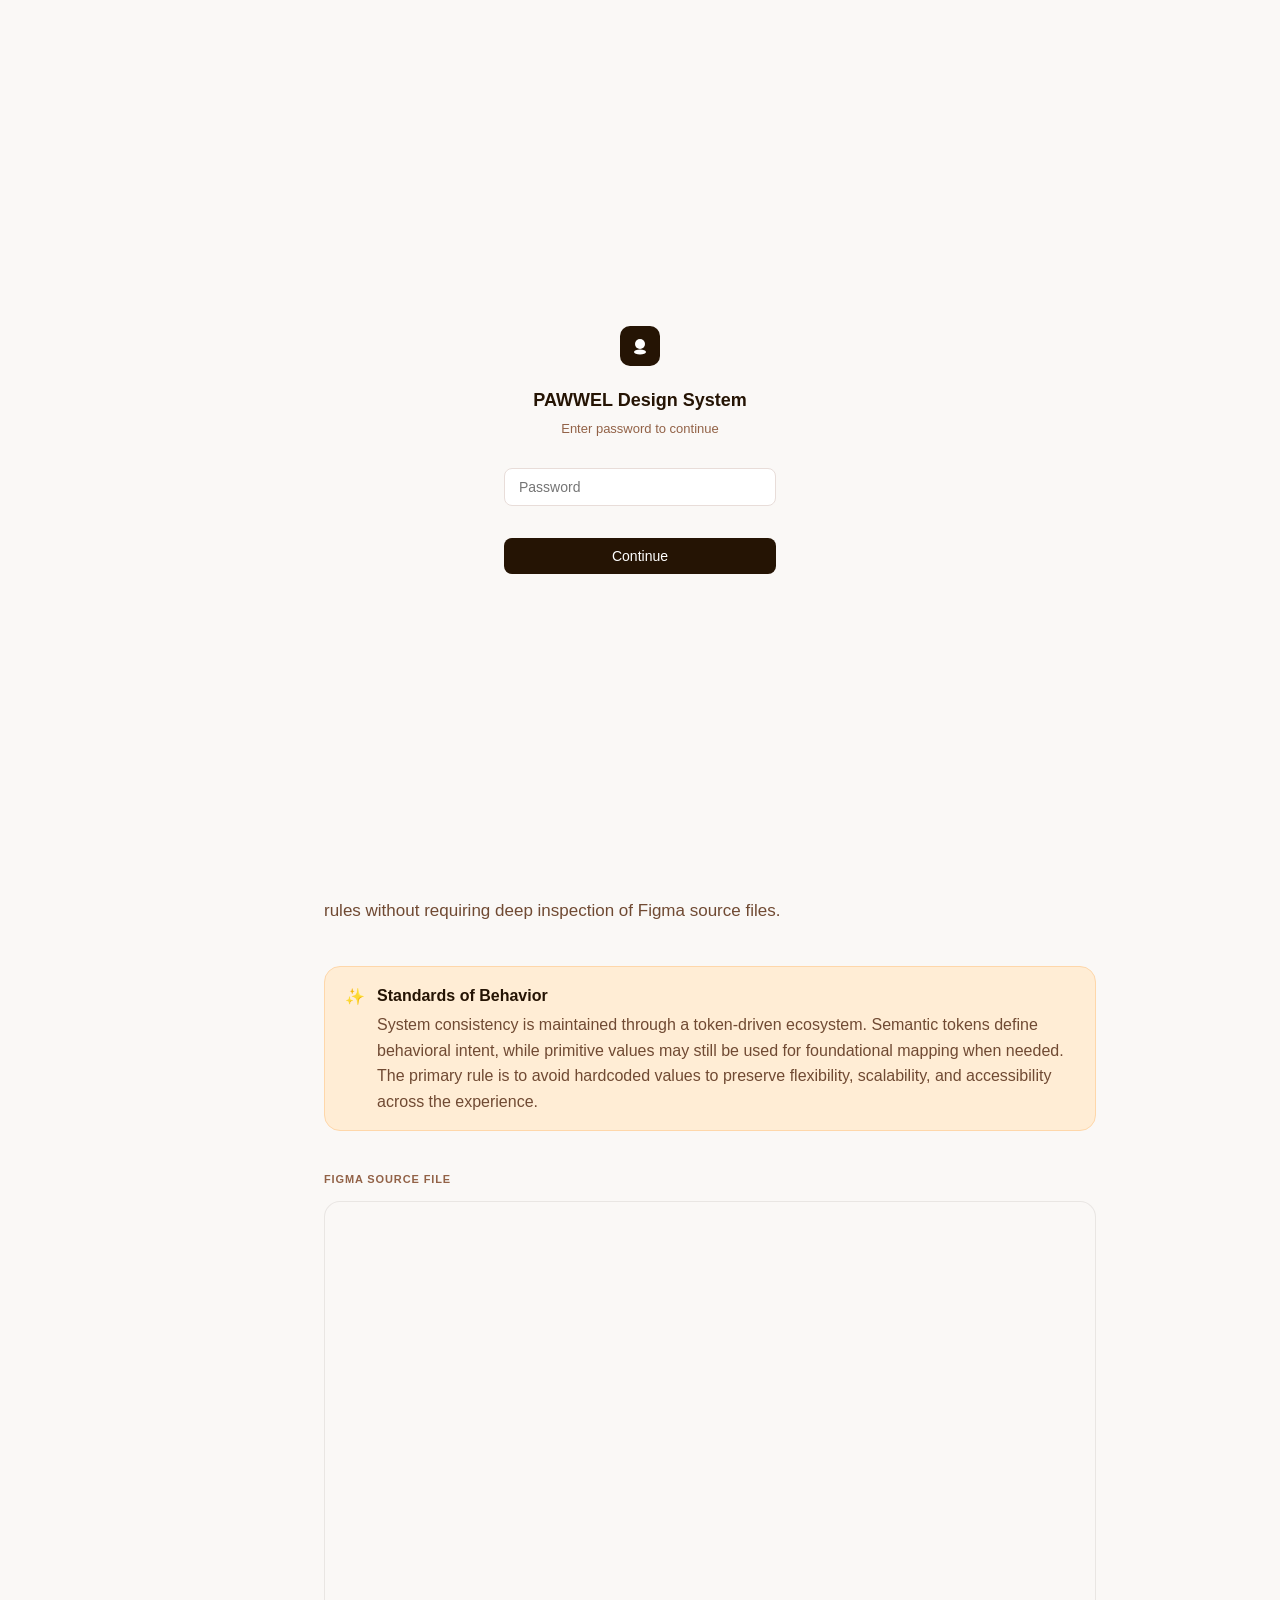
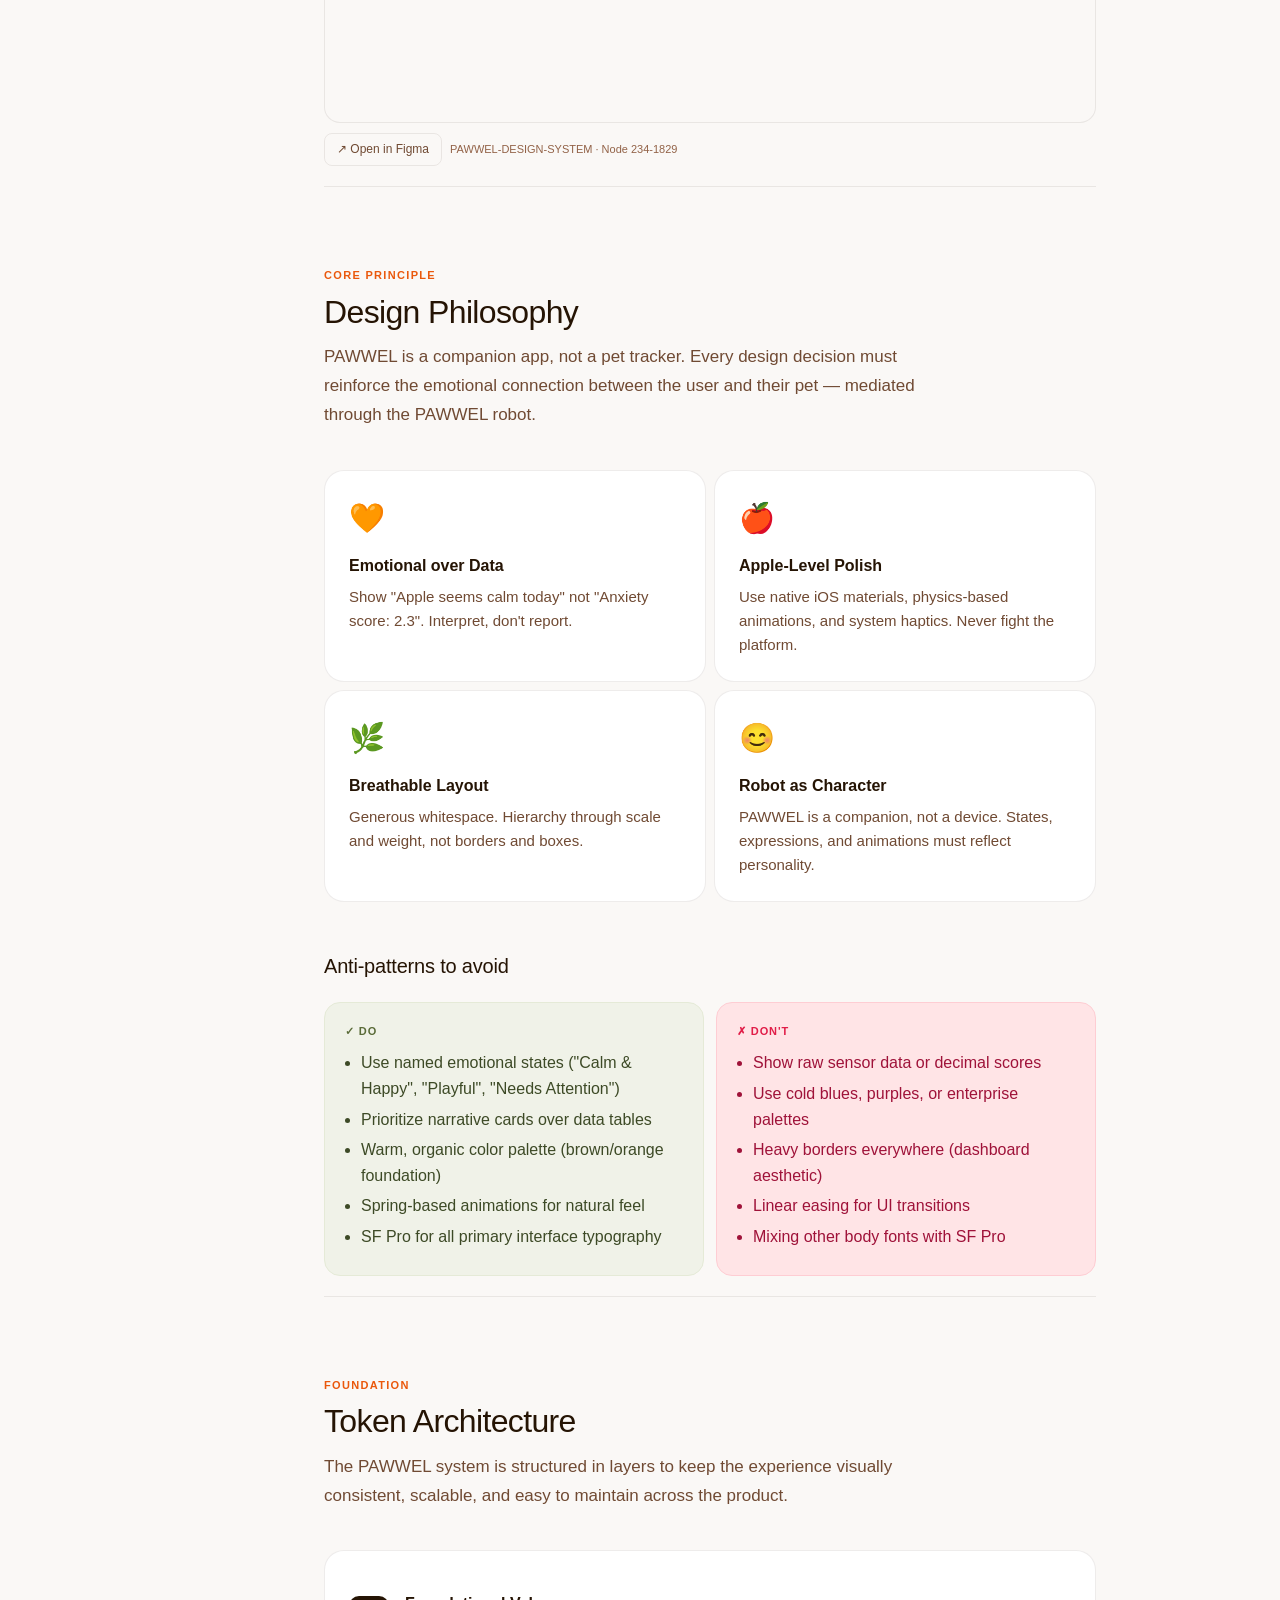
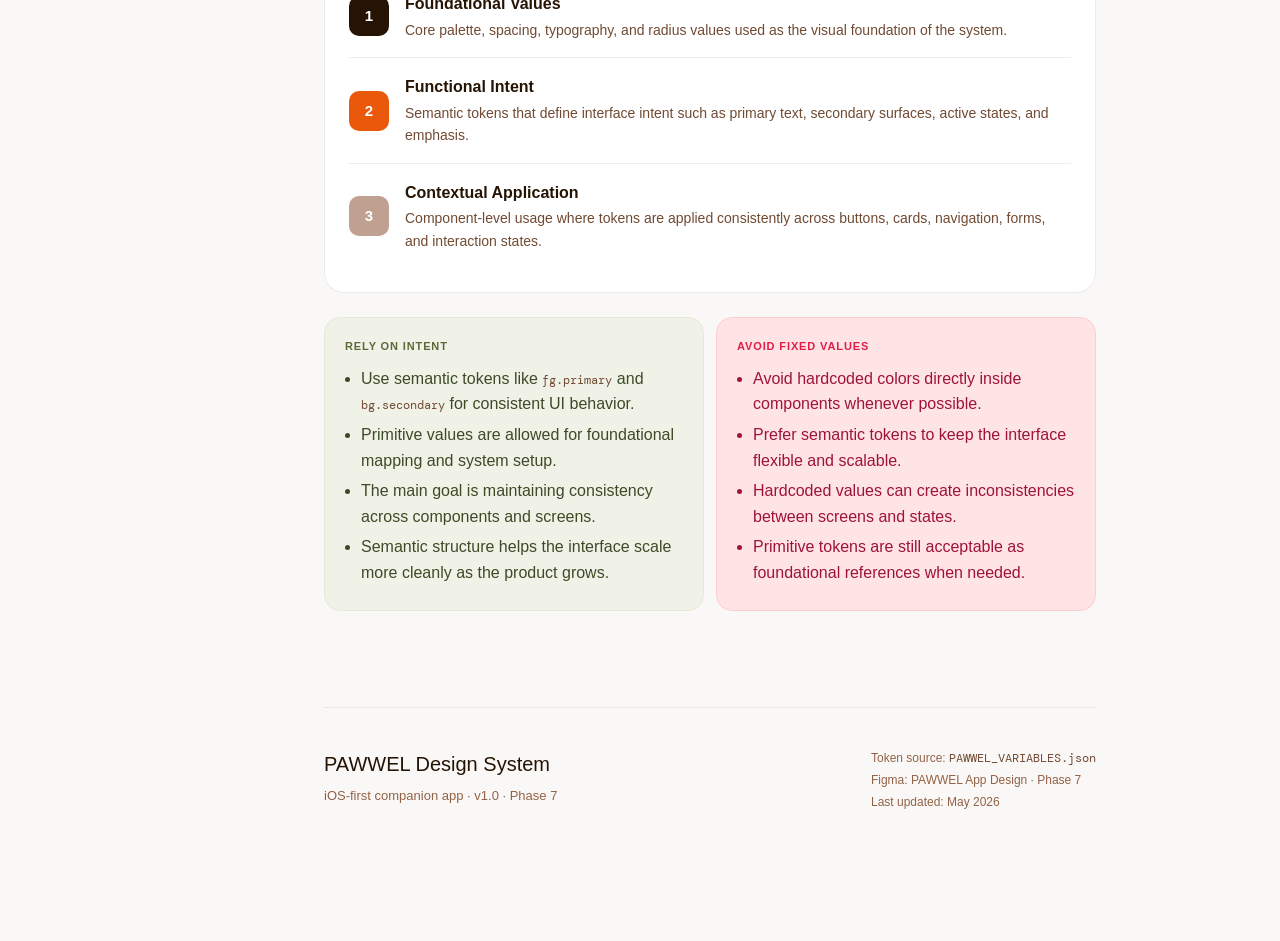
<file: index.html>
﻿<!DOCTYPE html>
<html lang="en">
<head>
<meta charset="utf-8"/>
<meta content="width=device-width, initial-scale=1.0" name="viewport"/>
<title>PAWWEL Design System — Foundations</title>
<link rel="preconnect" href="https://fonts.cdnfonts.com" crossorigin/>
<link href="https://fonts.cdnfonts.com/css/sf-pro-display" rel="stylesheet"/>
<link href="https://fonts.googleapis.com" rel="preconnect"/>
<link href="https://fonts.gstatic.com" rel="preconnect" crossorigin/>
<link href="https://fonts.googleapis.com/css2?family=DM+Mono:wght@400;500&display=swap" rel="stylesheet"/>
<link rel="stylesheet" href="styles.css"/>
<style>
/* ─── FIGMA EMBED ─── */
.figma-embed-wrapper {
  position: relative;
  width: 100%;
  border-radius: var(--radius-2xl);
  overflow: hidden;
  border: 1px solid var(--docs-border);
  background: var(--docs-bg);
}
.figma-embed-wrapper iframe {
  width: 100%;
  height: 520px;
  border: none;
  display: block;
}
@media (max-width: 800px) {
  .figma-embed-wrapper iframe {
    height: 340px;
  }
}
</style>
</head>
<body>
<div id="pw-gate" style="position:fixed;inset:0;background:#faf8f6;display:flex;align-items:center;justify-content:center;z-index:9999;">
  <div style="text-align:center;max-width:320px;width:100%;padding:0 24px;">
    <div style="width:40px;height:40px;background:#251404;border-radius:10px;display:flex;align-items:center;justify-content:center;margin:0 auto 20px;">
      <svg viewBox="0 0 20 20" width="20" height="20" fill="white"><circle cx="10" cy="8" r="5"/><ellipse cx="10" cy="16" rx="6" ry="2.5"/></svg>
    </div>
    <div style="font-size:18px;font-weight:600;color:#251404;margin-bottom:4px;">PAWWEL Design System</div>
    <div style="font-size:13px;color:#926247;margin-bottom:28px;">Enter password to continue</div>
    <input id="pw-input" type="password" placeholder="Password"
      style="width:100%;box-sizing:border-box;padding:10px 14px;border:1px solid #e8ddd9;border-radius:8px;font-size:14px;color:#251404;background:#fff;outline:none;margin-bottom:8px;"
      onkeydown="if(event.key==='Enter')checkPw()"
    />
    <div id="pw-error" style="font-size:12px;color:#ea580c;margin-bottom:8px;min-height:16px;"></div>
    <button onclick="checkPw()"
      style="width:100%;padding:10px;background:#251404;color:#fff;border:none;border-radius:8px;font-size:14px;font-weight:500;cursor:pointer;">
      Continue
    </button>
  </div>
</div>
<script>
  (function() {
    if (sessionStorage.getItem('pawwel_auth') === '1') {
      document.getElementById('pw-gate').style.display = 'none';
    }
  })();
  function checkPw() {
    var val = document.getElementById('pw-input').value;
    if (val === 'pawwel') {
      sessionStorage.setItem('pawwel_auth', '1');
      document.getElementById('pw-gate').style.display = 'none';
    } else {
      document.getElementById('pw-error').textContent = 'Incorrect password.';
      document.getElementById('pw-input').focus();
    }
  }
</script>

<script>
  (function() {
    if (sessionStorage.getItem('pawwel_auth') === '1') {
      document.getElementById('pw-gate').style.display = 'none';
    }
  })();
  function checkPw() {
    var val = document.getElementById('pw-input').value;
    if (val === 'pawwel') {
      sessionStorage.setItem('pawwel_auth', '1');
      document.getElementById('pw-gate').style.display = 'none';
    } else {
      document.getElementById('pw-error').textContent = 'Incorrect password.';
      document.getElementById('pw-input').focus();
    }
  }
</script>

<div class="topbar">
  <div class="topbar-left">
    <button class="mobile-menu-btn" id="mobileMenuBtn" aria-label="Open navigation menu" aria-expanded="false" aria-controls="sidebar">
      <div class="hamburger-icon"><span></span><span></span><span></span></div>
    </button>
    <span class="topbar-label">PAWWEL Design System</span>
    <div class="topbar-divider"></div>
    <span class="topbar-label" style="color:var(--docs-text-3);font-weight:400;">v1.0 · iOS-first</span>
  </div>
  <div class="topbar-right">
    <a class="topbar-btn topbar-btn-figma"
       href="https://www.figma.com/design/V7gcrDF4PiK2QDqDyrYfK7/PAWWEL-DESIGN-SYSTEM?node-id=234-1829&t=K90eA8IWtuuhcaqh-1"
       target="_blank" rel="noopener">
      <svg width="13" height="13" viewBox="0 0 38 57" fill="none" xmlns="http://www.w3.org/2000/svg">
        <path d="M19 28.5C19 25.9804 20.0009 23.5641 21.7825 21.7825C23.5641 20.0009 25.9804 19 28.5 19C31.0196 19 33.4359 20.0009 35.2175 21.7825C36.9991 23.5641 38 25.9804 38 28.5C38 31.0196 36.9991 33.4359 35.2175 35.2175C33.4359 36.9991 31.0196 38 28.5 38C25.9804 38 23.5641 36.9991 21.7825 35.2175C20.0009 33.4359 19 31.0196 19 28.5Z" fill="currentColor"/>
        <path d="M0 47.5C0 44.9804 1.00089 42.5641 2.78249 40.7825C4.56408 39.0009 6.98044 38 9.5 38H19V47.5C19 50.0196 17.9991 52.4359 16.2175 54.2175C14.4359 55.9991 12.0196 57 9.5 57C6.98044 57 4.56408 55.9991 2.78249 54.2175C1.00089 52.4359 0 50.0196 0 47.5Z" fill="currentColor"/>
        <path d="M19 0V19H28.5C31.0196 19 33.4359 17.9991 35.2175 16.2175C36.9991 14.4359 38 12.0196 38 9.5C38 6.98044 36.9991 4.56408 35.2175 2.78249C33.4359 1.00089 31.0196 0 28.5 0H19Z" fill="currentColor"/>
        <path d="M0 9.5C0 12.0196 1.00089 14.4359 2.78249 16.2175C4.56408 17.9991 6.98044 19 9.5 19H19V0H9.5C6.98044 0 4.56408 1.00089 2.78249 2.78249C1.00089 4.56408 0 6.98044 0 9.5Z" fill="currentColor"/>
        <path d="M0 28.5C0 31.0196 1.00089 33.4359 2.78249 35.2175C4.56408 36.9991 6.98044 38 9.5 38H19V19H9.5C6.98044 19 4.56408 20.0009 2.78249 21.7825C1.00089 23.5641 0 25.9804 0 28.5Z" fill="currentColor"/>
      </svg>
      Open in Figma
    </a>
  </div>
</div>

<div class="progress-bar">
<div class="progress-fill" id="progressFill"></div>
</div>
<div class="layout">
<div class="sidebar-overlay" id="sidebarOverlay" role="presentation"></div>
<aside class="sidebar" id="sidebar" role="navigation" aria-label="Design system navigation">
<div class="sidebar-header">
<a class="sidebar-logo" href="index.html">
<div class="sidebar-logo-mark">
<svg viewBox="0 0 20 20"><circle cx="10" cy="8" r="5"></circle><ellipse cx="10" cy="16" rx="6" ry="2.5"></ellipse></svg>
</div>
<div class="sidebar-logo-text">
<div class="sidebar-logo-title">PAWWEL</div>
<div class="sidebar-logo-sub">Design System</div>
</div>
</a>
<div class="sidebar-version">v1.0 · iOS-first</div>
</div>
<nav class="sidebar-nav" id="pawwel-nav"></nav>
</aside>
<main class="main">
<div class="hero">
<div class="hero-eyebrow">Design System Guide</div>
<h1 class="hero-title">PAWWEL<br/><span>Design System</span></h1>
<p class="hero-desc">A comprehensive reference for the PAWWEL visual language and component library. Designed to bridge the gap between Figma source designs and technical implementation.</p>
<div class="hero-actions">
<a aria-label="View PAWWEL design system Figma file in a new tab" class="figma-link" href="https://www.figma.com/design/V7gcrDF4PiK2QDqDyrYfK7/PAWWEL-DESIGN-SYSTEM?node-id=234-1829" rel="noopener noreferrer" target="_blank">
<svg aria-hidden="true" fill="none" focusable="false" height="14" viewBox="0 0 38 57" width="14">
<path d="M19 28.5C19 25.98 20 23.56 21.78 21.78C23.56 20 25.98 19 28.5 19C31.02 19 33.44 20 35.22 21.78C37 23.56 38 25.98 38 28.5C38 31.02 37 33.44 35.22 35.22C33.44 37 31.02 38 28.5 38C25.98 38 23.56 37 21.78 35.22C20 33.44 19 31.02 19 28.5Z" fill="#1ABCFE"></path>
<path d="M0 47.5C0 44.98 1 42.56 2.78 40.78C4.56 39 6.98 38 9.5 38H19V47.5C19 50.02 18 52.44 16.22 54.22C14.44 56 12.02 57 9.5 57C6.98 57 4.56 56 2.78 54.22C1 52.44 0 50.02 0 47.5Z" fill="#0ACF83"></path>
<path d="M19 0V19H28.5C31.02 19 33.44 18 35.22 16.22C37 14.44 38 12.02 38 9.5C38 6.98 37 4.56 35.22 2.78C33.44 1 31.02 0 28.5 0H19Z" fill="#FF7262"></path>
<path d="M0 9.5C0 12.02 1 14.44 2.78 16.22C4.56 18 6.98 19 9.5 19H19V0H9.5C6.98 0 4.56 1 2.78 2.78C1 4.56 0 6.98 0 9.5Z" fill="#FF3737"></path>
<path d="M0 28.5C0 31.02 1 33.44 2.78 35.22C4.56 37 6.98 38 9.5 38H19V19H9.5C6.98 19 4.56 20 2.78 21.78C1 23.56 0 25.98 0 28.5Z" fill="#A259FF"></path>
</svg>
<span>View Figma File</span>
</a>
</div>
<div class="hero-meta">
<div class="hero-meta-item"><div class="hero-meta-label">Platform</div><div class="hero-meta-value">iOS Native Experience</div></div>
<div class="hero-meta-item"><div class="hero-meta-label">Mode</div><div class="hero-meta-value">Light</div></div>
<div class="hero-meta-item"><div class="hero-meta-label">Font</div><div class="hero-meta-value">SF Pro</div></div>
</div>
</div>
<div class="main-inner">
<section class="section" id="overview">
<div class="section-eyebrow">Overview</div>
<h2 class="section-title">Design Guidelines</h2>
<p class="section-desc">
              This guide documents the PAWWEL design system in a cleaner,
              scrollable format for design handoff, collaboration, and
              implementation reference. It provides direct access to components,
              tokens, spacing, motion, and interaction rules without requiring
              deep inspection of Figma source files.
            </p>
<div class="callout callout-info">
<div class="callout-icon">✨</div>
<div class="callout-body">
<div class="callout-title">Standards of Behavior</div>
<div class="callout-text">
                  System consistency is maintained through a token-driven
                  ecosystem. Semantic tokens define behavioral intent, while
                  primitive values may still be used for foundational mapping
                  when needed. The primary rule is to avoid hardcoded values to
                  preserve flexibility, scalability, and accessibility across
                  the experience.
                </div>
</div>
</div>

<div style="margin-top:40px;margin-bottom:0;">
  <div style="font-size:11px;font-weight:700;letter-spacing:0.08em;text-transform:uppercase;color:var(--docs-text-3);margin-bottom:12px;">Figma Source File</div>
  <div class="figma-embed-wrapper">
    <iframe
      src="https://www.figma.com/embed?embed_host=share&url=https%3A%2F%2Fwww.figma.com%2Fdesign%2FV7gcrDF4PiK2QDqDyrYfK7%2FPAWWEL-DESIGN-SYSTEM%3Fnode-id%3D234-1829%26t%3DK90eA8IWtuuhcaqh-1"
      title="PAWWEL Design System — Figma"
      allowfullscreen
      loading="lazy"
    ></iframe>
  </div>
  <div style="margin-top:10px;margin-bottom:20px;display:flex;gap:8px;align-items:center;">
    <a href="https://www.figma.com/design/V7gcrDF4PiK2QDqDyrYfK7/PAWWEL-DESIGN-SYSTEM?node-id=234-1829&t=K90eA8IWtuuhcaqh-1"
       target="_blank" rel="noopener"
       style="display:inline-flex;align-items:center;gap:6px;font-size:12px;color:var(--docs-text-2);text-decoration:none;border:1px solid var(--docs-border);border-radius:var(--radius-md);padding:6px 12px;">
      ↗ Open in Figma
    </a>
    <span style="font-size:11px;color:var(--docs-text-3);">PAWWEL-DESIGN-SYSTEM · Node 234-1829</span>
  </div>
</div>

</section><section class="section" id="philosophy">
<div class="section-eyebrow">Core Principle</div>
<h2 class="section-title">Design Philosophy</h2>
<p class="section-desc">
              PAWWEL is a companion app, not a pet tracker. Every design
              decision must reinforce the emotional connection between the user
              and their pet — mediated through the PAWWEL robot.
            </p>
<div style="
                display: grid;
                grid-template-columns: 1fr 1fr;
                gap: 8px;
                margin-bottom: 32px;
              ">
<div style="
                  background: var(--docs-surface);
                  border: 1px solid var(--docs-border);
                  border-radius: var(--radius-3xl);
                  padding: 24px;
                ">
<div style="font-size: 29px; margin-bottom: 12px">🧡</div>
<div style="
                    font-size: 16px;
                    font-weight: 700;
                    color: var(--brown-100);
                    margin-bottom: 6px;
                  ">
                  Emotional over Data
                </div>
<div style="
                    font-size: 15px;
                    color: var(--docs-text-2);
                    line-height: 1.6;
                  ">
                  Show "Apple seems calm today" not "Anxiety score: 2.3".
                  Interpret, don't report.
                </div>
</div>
<div style="
                  background: var(--docs-surface);
                  border: 1px solid var(--docs-border);
                  border-radius: var(--radius-3xl);
                  padding: 24px;
                ">
<div style="font-size: 29px; margin-bottom: 12px">🍎</div>
<div style="
                    font-size: 16px;
                    font-weight: 700;
                    color: var(--brown-100);
                    margin-bottom: 6px;
                  ">
                  Apple-Level Polish
                </div>
<div style="
                    font-size: 15px;
                    color: var(--docs-text-2);
                    line-height: 1.6;
                  ">
                  Use native iOS materials, physics-based animations, and system
                  haptics. Never fight the platform.
                </div>
</div>
<div style="
                  background: var(--docs-surface);
                  border: 1px solid var(--docs-border);
                  border-radius: var(--radius-3xl);
                  padding: 24px;
                ">
<div style="font-size: 29px; margin-bottom: 12px">🌿</div>
<div style="
                    font-size: 16px;
                    font-weight: 700;
                    color: var(--brown-100);
                    margin-bottom: 6px;
                  ">
                  Breathable Layout
                </div>
<div style="
                    font-size: 15px;
                    color: var(--docs-text-2);
                    line-height: 1.6;
                  ">
                  Generous whitespace. Hierarchy through scale and weight, not
                  borders and boxes.
                </div>
</div>
<div style="
                  background: var(--docs-surface);
                  border: 1px solid var(--docs-border);
                  border-radius: var(--radius-3xl);
                  padding: 24px;
                ">
<div style="font-size: 29px; margin-bottom: 12px">😊</div>
<div style="
                    font-size: 16px;
                    font-weight: 700;
                    color: var(--brown-100);
                    margin-bottom: 6px;
                  ">
                  Robot as Character
                </div>
<div style="
                    font-size: 15px;
                    color: var(--docs-text-2);
                    line-height: 1.6;
                  ">
                  PAWWEL is a companion, not a device. States, expressions, and
                  animations must reflect personality.
                </div>
</div>
</div>
<h3 class="subsection">Anti-patterns to avoid</h3>
<div class="dos-donts">
<div class="dos-box">
<h5>✓ Do</h5>
<ul>
<li>
                    Use named emotional states ("Calm &amp; Happy", "Playful",
                    "Needs Attention")
                  </li>
<li>Prioritize narrative cards over data tables</li>
<li>Warm, organic color palette (brown/orange foundation)</li>
<li>Spring-based animations for natural feel</li>
<li>SF Pro for all primary interface typography</li>
</ul>
</div>
<div class="donts-box">
<h5>✗ Don't</h5>
<ul>
<li>Show raw sensor data or decimal scores</li>
<li>Use cold blues, purples, or enterprise palettes</li>
<li>Heavy borders everywhere (dashboard aesthetic)</li>
<li>Linear easing for UI transitions</li>
<li>Mixing other body fonts with SF Pro</li>
</ul>
</div>
</div>
</section><section class="section" id="architecture">
<div class="section-eyebrow">Foundation</div>
<h2 class="section-title">Token Architecture</h2>
<p class="section-desc">
              The PAWWEL system is structured in layers to keep the experience
              visually consistent, scalable, and easy to maintain across the
              product.
            </p>
<div style="
                background: var(--docs-surface);
                border: 1px solid var(--docs-border);
                border-radius: var(--radius-3xl);
                padding: 24px;
                margin-bottom: 24px;
              ">
<div style="display: flex; flex-direction: column; gap: 0">
<div style="
                    display: flex;
                    align-items: center;
                    gap: 16px;
                    padding: 16px 0;
                    border-bottom: 1px solid var(--docs-border);
                  ">
<div style="
                      width: 40px;
                      height: 40px;
                      background: var(--brown-100);
                      border-radius: var(--radius-lg);
                      display: flex;
                      align-items: center;
                      justify-content: center;
                      color: white;
                      font-size: 15px;
                      font-weight: 700;
                      flex-shrink: 0;
                    ">
                    1
                  </div>
<div>
<div style="
                        font-size: 16px;
                        font-weight: 700;
                        color: var(--brown-100);
                        margin-bottom: 2px;
                      ">
                      Foundational Values
                    </div>
<div style="font-size: 14px; color: var(--docs-text-2)">
                      Core palette, spacing, typography, and radius values used
                      as the visual foundation of the system.
                    </div>
</div>
</div>
<div style="
                    display: flex;
                    align-items: center;
                    gap: 16px;
                    padding: 16px 0;
                    border-bottom: 1px solid var(--docs-border);
                  ">
<div style="
                      width: 40px;
                      height: 40px;
                      background: var(--orange-60);
                      border-radius: var(--radius-lg);
                      display: flex;
                      align-items: center;
                      justify-content: center;
                      color: white;
                      font-size: 15px;
                      font-weight: 700;
                      flex-shrink: 0;
                    ">
                    2
                  </div>
<div>
<div style="
                        font-size: 16px;
                        font-weight: 700;
                        color: var(--brown-100);
                        margin-bottom: 2px;
                      ">
                      Functional Intent
                    </div>
<div style="font-size: 14px; color: var(--docs-text-2)">
                      Semantic tokens that define interface intent such as
                      primary text, secondary surfaces, active states, and
                      emphasis.
                    </div>
</div>
</div>
<div style="
                    display: flex;
                    align-items: center;
                    gap: 16px;
                    padding: 16px 0;
                  ">
<div style="
                      width: 40px;
                      height: 40px;
                      background: var(--brown-40);
                      border-radius: var(--radius-lg);
                      display: flex;
                      align-items: center;
                      justify-content: center;
                      color: white;
                      font-size: 15px;
                      font-weight: 700;
                      flex-shrink: 0;
                    ">
                    3
                  </div>
<div>
<div style="
                        font-size: 16px;
                        font-weight: 700;
                        color: var(--brown-100);
                        margin-bottom: 2px;
                      ">
                      Contextual Application
                    </div>
<div style="font-size: 14px; color: var(--docs-text-2)">
                      Component-level usage where tokens are applied
                      consistently across buttons, cards, navigation, forms, and
                      interaction states.
                    </div>
</div>
</div>
</div>
</div>
<div class="dos-donts">
<div class="dos-box">
<h5>Rely on Intent</h5>
<ul>
<li>
                    Use semantic tokens like
                    <span class="mono">fg.primary</span> and
                    <span class="mono">bg.secondary</span> for consistent UI
                    behavior.
                  </li>
<li>
                    Primitive values are allowed for foundational mapping and
                    system setup.
                  </li>
<li>
                    The main goal is maintaining consistency across components
                    and screens.
                  </li>
<li>
                    Semantic structure helps the interface scale more cleanly as
                    the product grows.
                  </li>
</ul>
</div>
<div class="donts-box">
<h5>Avoid Fixed Values</h5>
<ul>
<li>
                    Avoid hardcoded colors directly inside components whenever
                    possible.
                  </li>
<li>
                    Prefer semantic tokens to keep the interface flexible and
                    scalable.
                  </li>
<li>
                    Hardcoded values can create inconsistencies between screens
                    and states.
                  </li>
<li>
                    Primitive tokens are still acceptable as foundational
                    references when needed.
                  </li>
</ul>
</div>
</div>

<div style="margin-top:96px;padding-top:40px;border-top:1px solid var(--docs-border);">
<div style="display:flex;justify-content:space-between;align-items:flex-start;flex-wrap:wrap;gap:24px;">
<div>
<div style='font-size:20px;color:var(--brown-100);margin-bottom:6px;'>PAWWEL Design System</div>
<div style="font-size:13px;color:var(--docs-text-3)">iOS-first companion app · v1.0 · Phase 7</div>
</div>
<div style="font-size:12px;color:var(--docs-text-3);line-height:1.8;">
<div>Token source: <span class="mono">PAWWEL_VARIABLES.json</span></div>
<div>Figma: PAWWEL App Design · Phase 7</div>
<div>Last updated: May 2026</div>
</div>
</div>
</div>
</div>
</main>
</div>
<script>
  window.addEventListener("scroll", () => {
    const scrollTop = window.scrollY;
    const docHeight = document.documentElement.scrollHeight - window.innerHeight;
    const pct = (scrollTop / docHeight) * 100;
    document.getElementById("progressFill").style.width = pct + "%";
  });
  const sections = document.querySelectorAll(".section[id]");
  const navLinks = document.querySelectorAll(".nav-link");
  const observer = new IntersectionObserver((entries) => {
    entries.forEach((entry) => {
      if (entry.isIntersecting) {
        navLinks.forEach((link) => {
          link.classList.remove("active");
          const href = link.getAttribute("href");
          if (href === "#" + entry.target.id) link.classList.add("active");
        });
      }
    });
  }, { rootMargin: "-20% 0px -70% 0px" });
  sections.forEach((s) => observer.observe(s));
  const menuBtn = document.getElementById("mobileMenuBtn");
  const sidebar = document.getElementById("sidebar");
  const overlay = document.getElementById("sidebarOverlay");
  function openMenu() { sidebar.classList.add("open"); overlay.classList.add("visible"); menuBtn.classList.add("open"); menuBtn.setAttribute("aria-expanded","true"); document.body.style.overflow="hidden"; }
  function closeMenu() { sidebar.classList.remove("open"); overlay.classList.remove("visible"); menuBtn.classList.remove("open"); menuBtn.setAttribute("aria-expanded","false"); document.body.style.overflow=""; }
  menuBtn.addEventListener("click", () => { sidebar.classList.contains("open") ? closeMenu() : openMenu(); });
  overlay.addEventListener("click", closeMenu);
  navLinks.forEach(link => { link.addEventListener("click", () => { if (window.innerWidth <= 800) closeMenu(); }); });
  document.addEventListener("keydown", (e) => { if (e.key === "Escape") closeMenu(); });
  window.addEventListener("resize", () => { if (window.innerWidth > 800) { closeMenu(); document.body.style.overflow=""; } });
</script>

<script src="nav.js"></script>
</body>
</html>
</file>
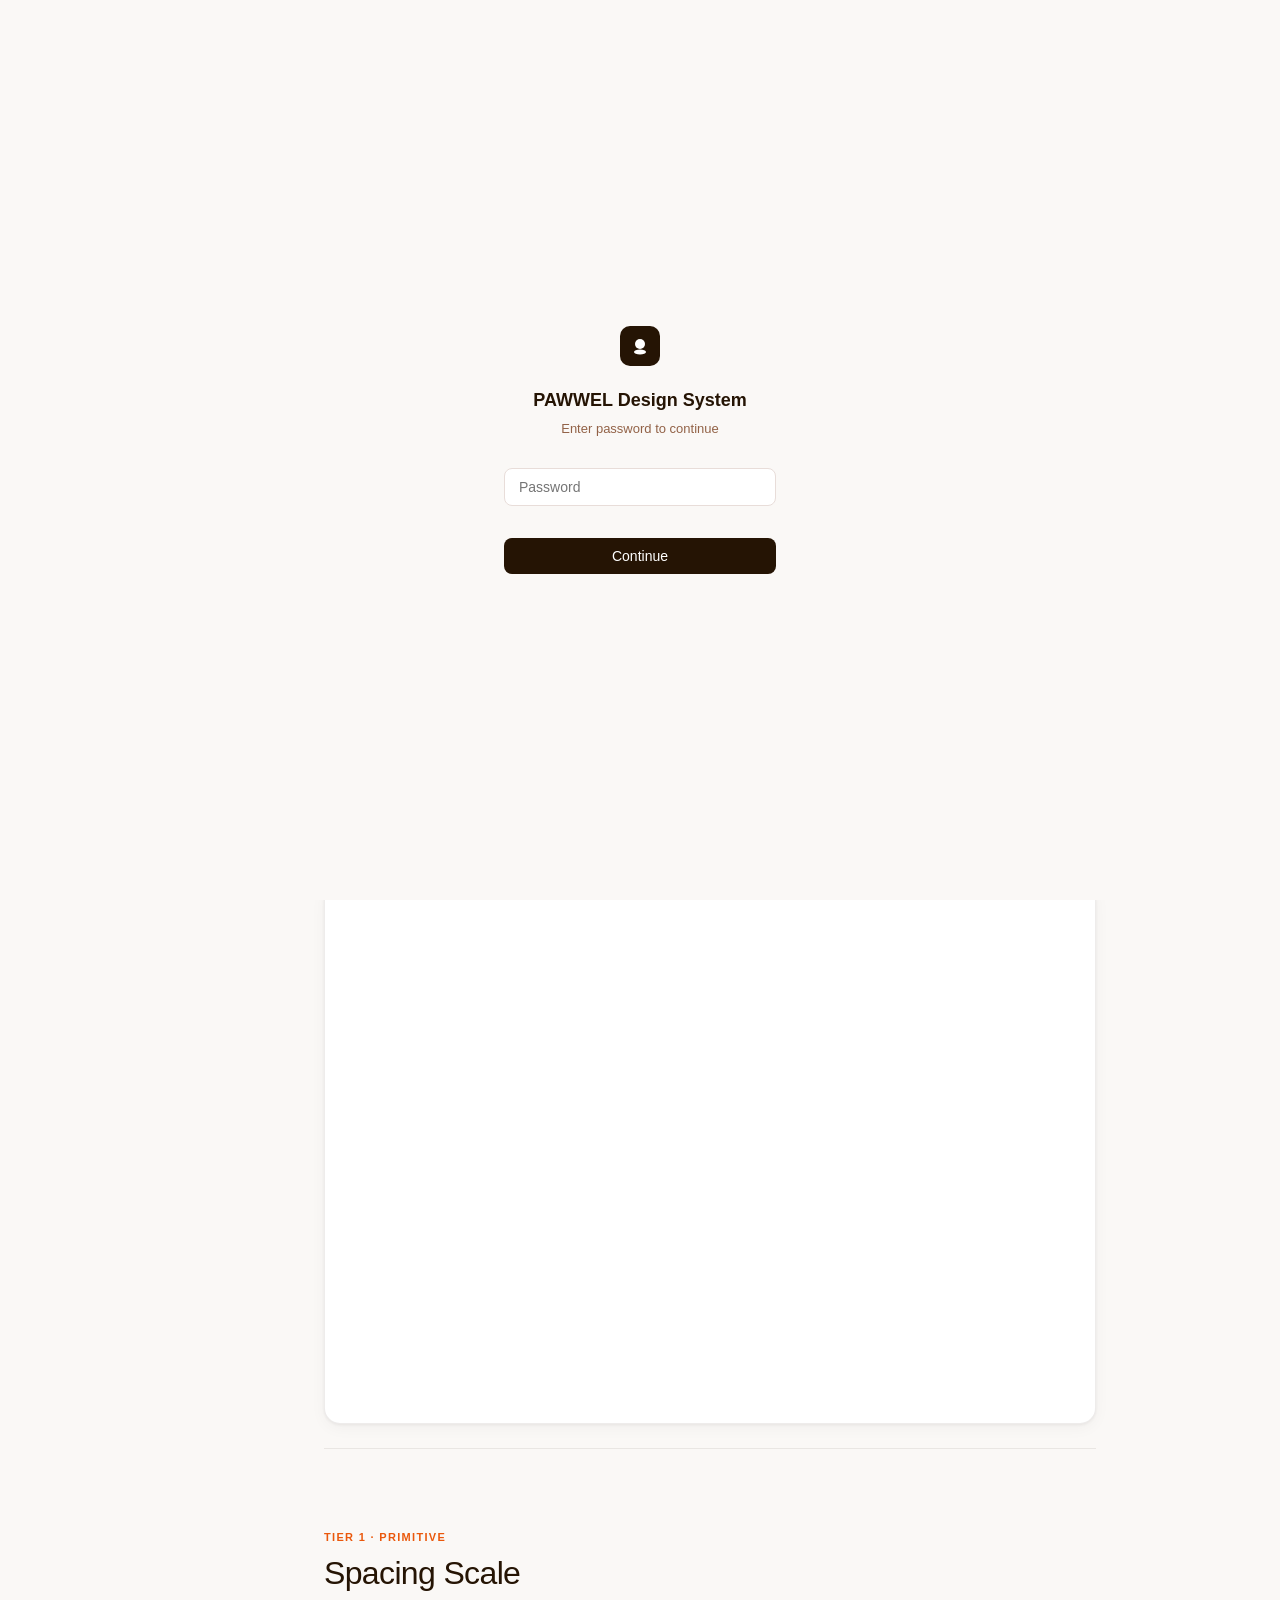
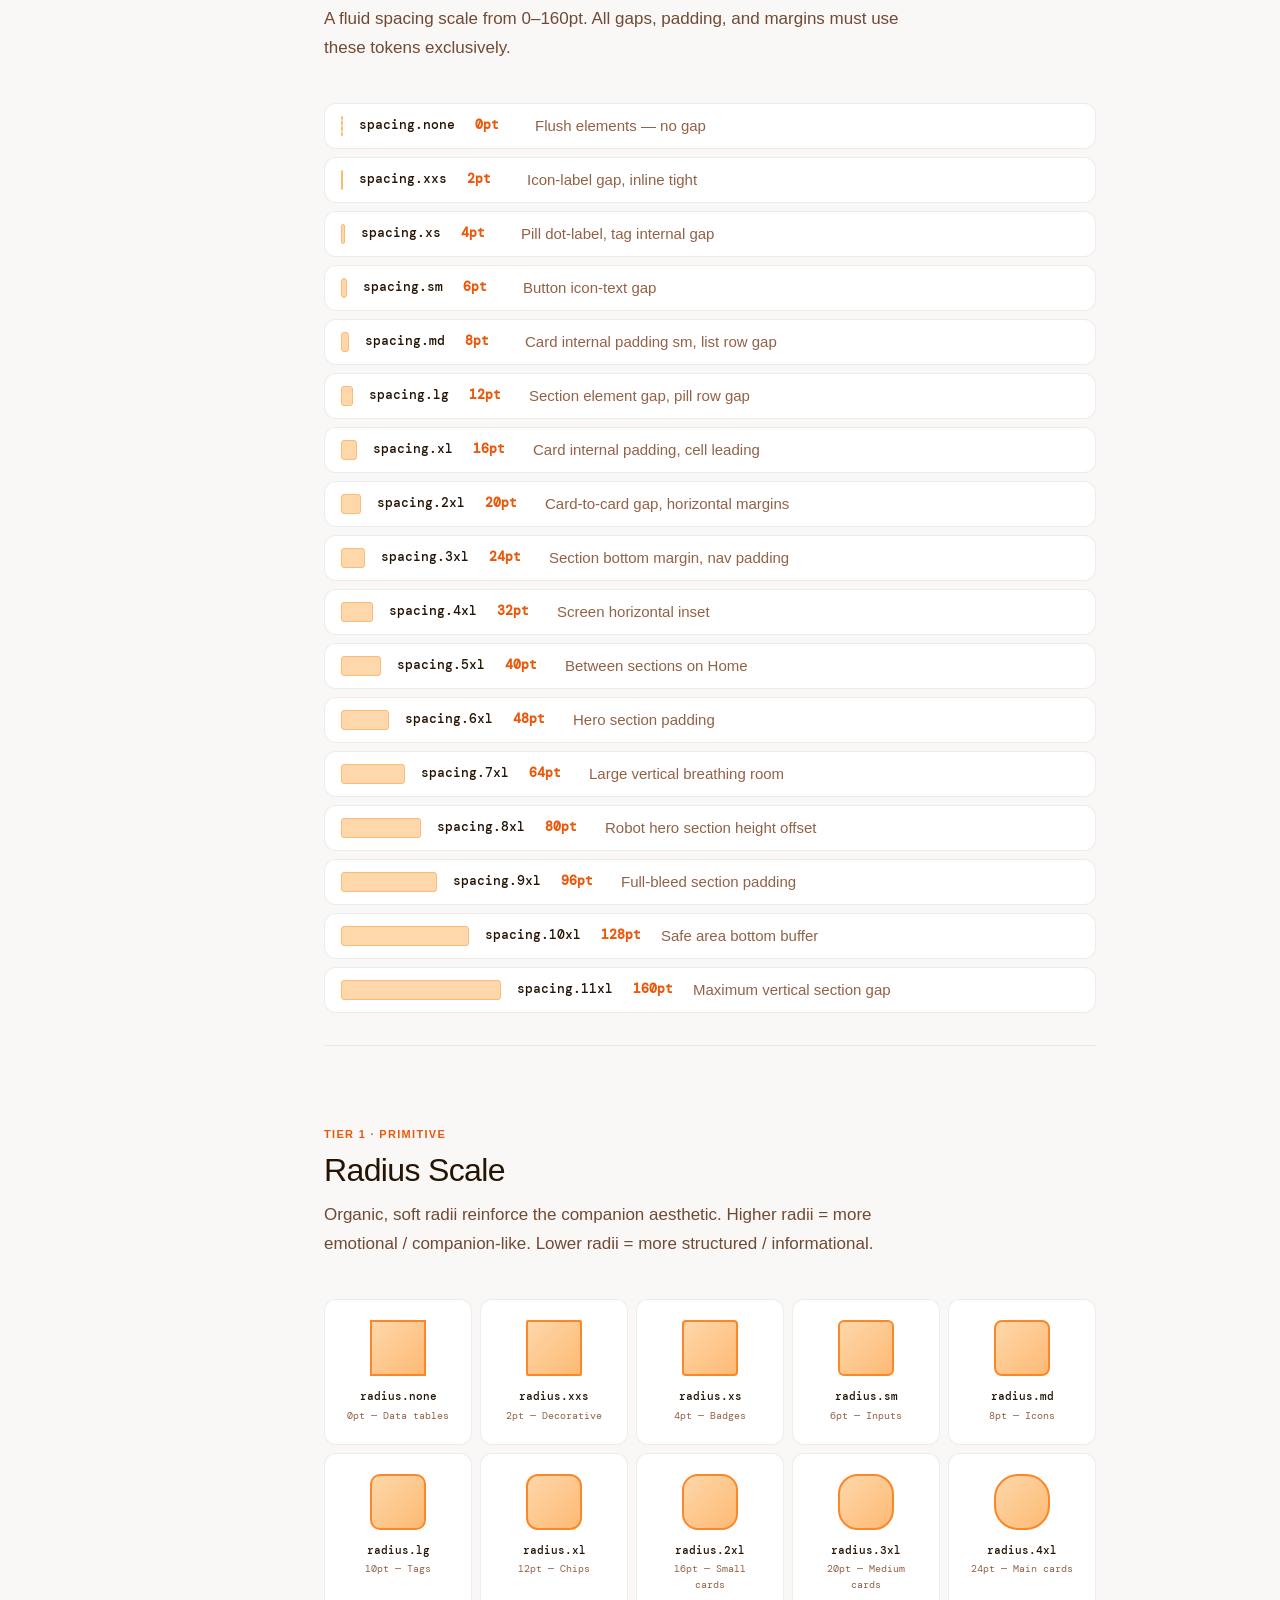
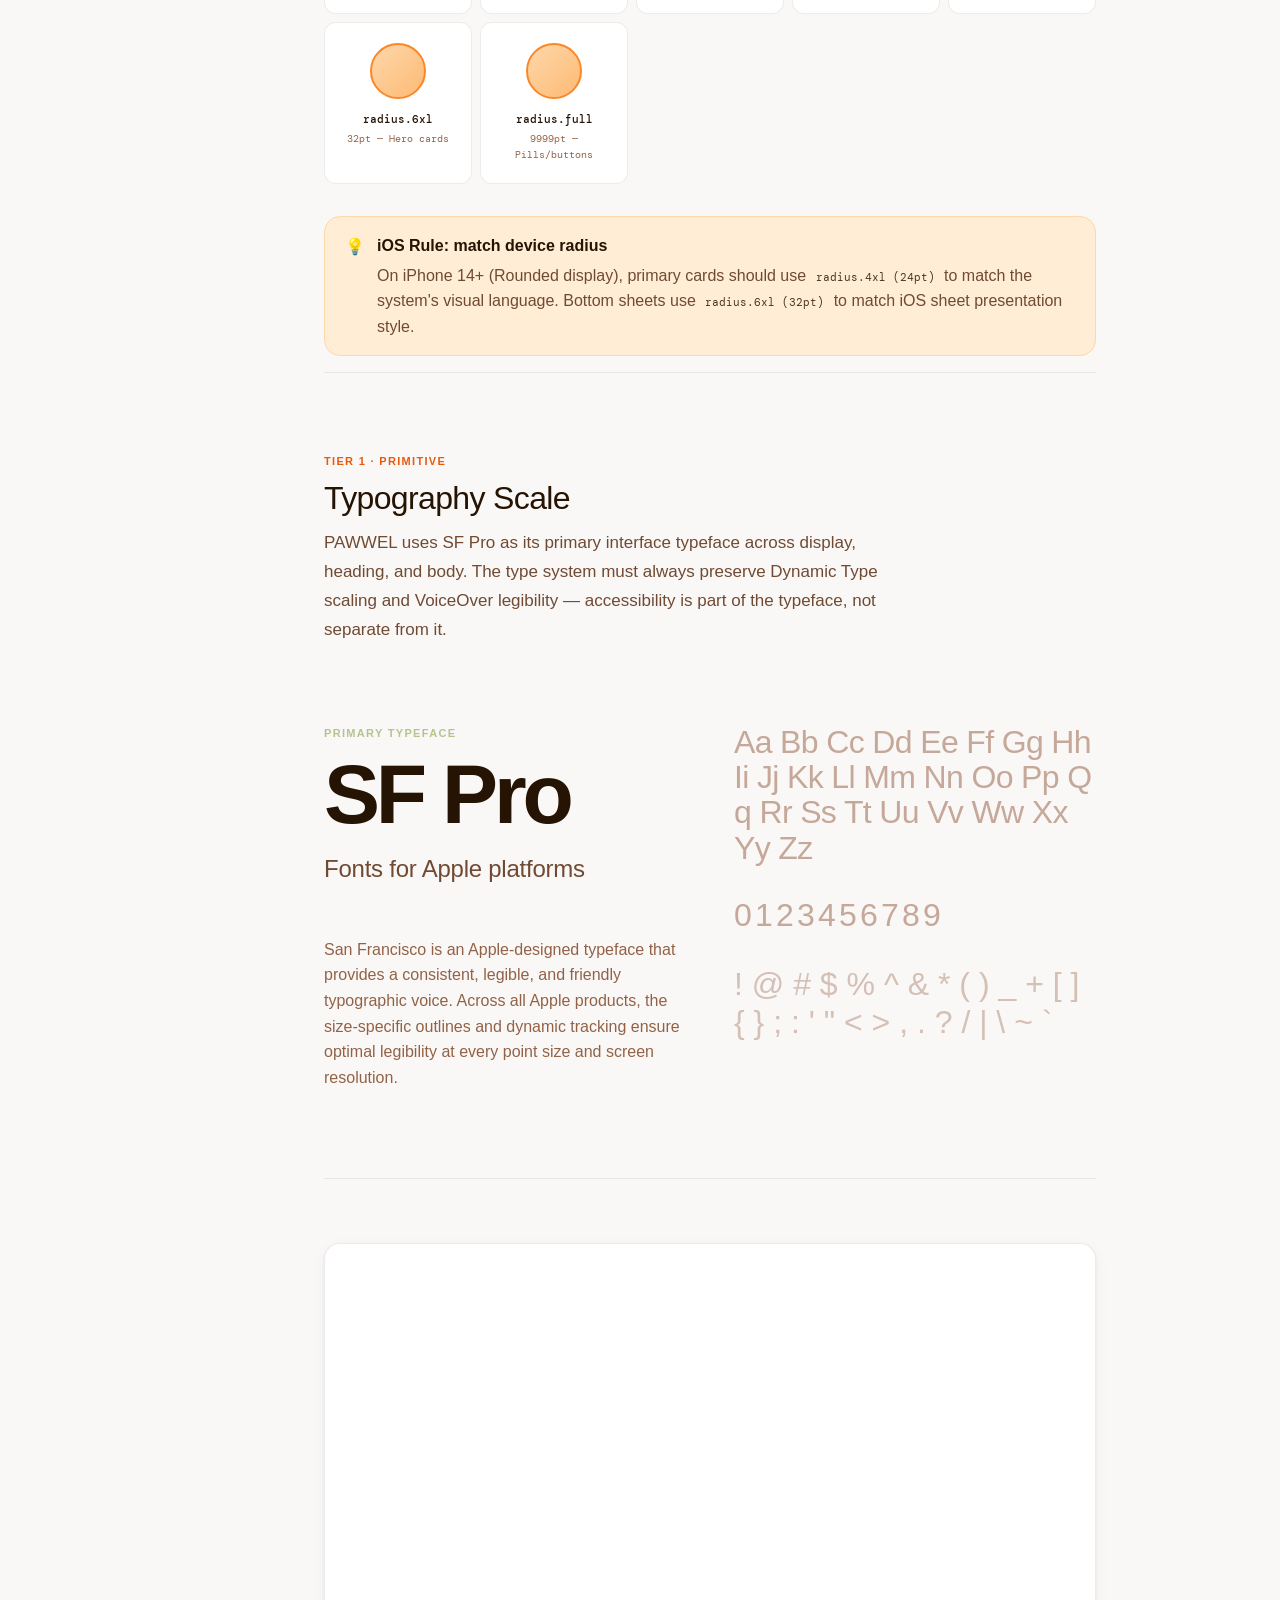
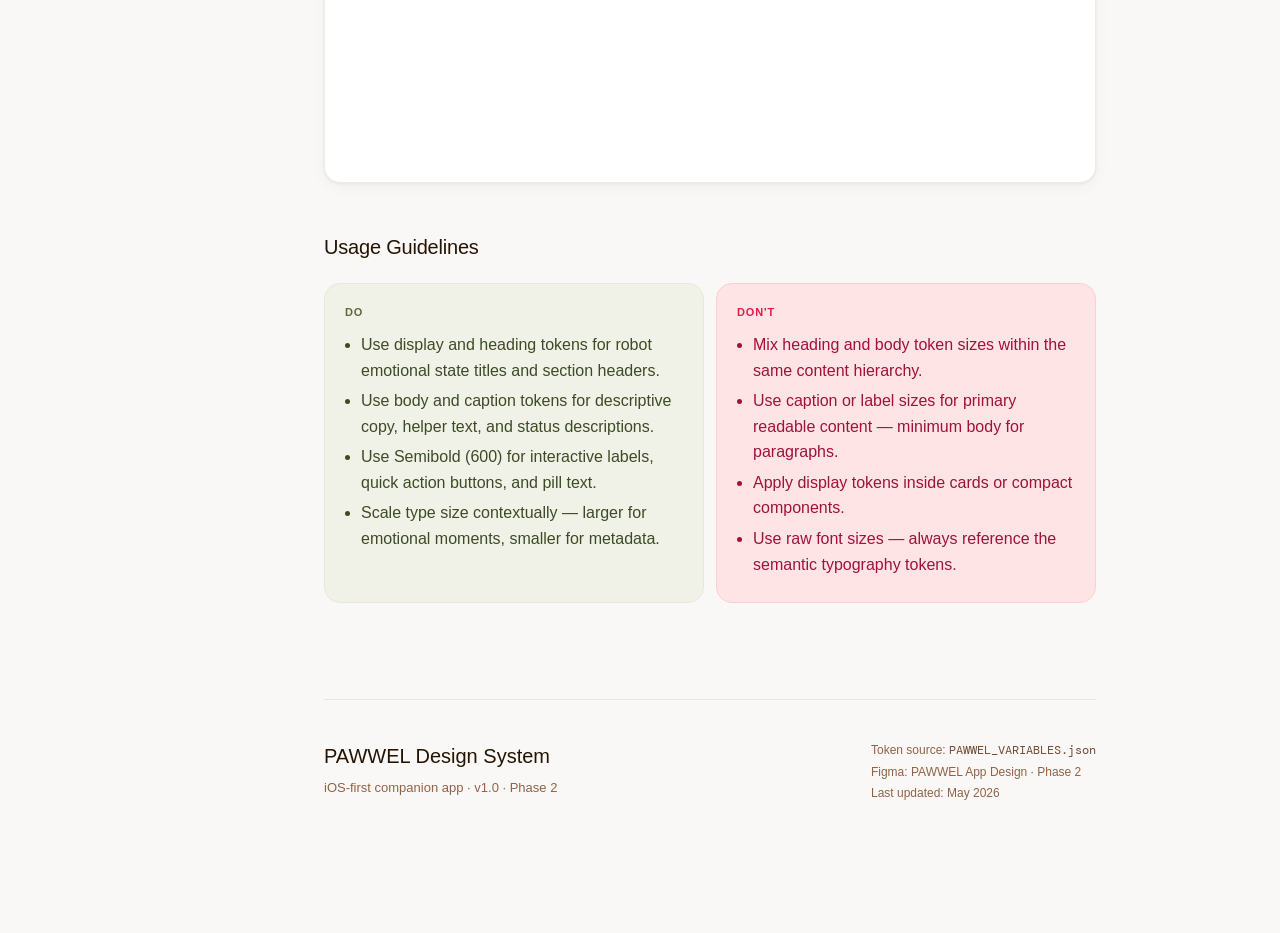
<file: primitives.html>
<!DOCTYPE html>
<html lang="en">
<head>
<meta charset="utf-8"/>
<meta content="width=device-width, initial-scale=1.0" name="viewport"/>
<title>PAWWEL Design System — Primitive Tokens</title>
<link rel="preconnect" href="https://fonts.cdnfonts.com" crossorigin/>
<link href="https://fonts.cdnfonts.com/css/sf-pro-display" rel="stylesheet"/>
<link href="https://fonts.googleapis.com" rel="preconnect"/>
<link href="https://fonts.gstatic.com" rel="preconnect" crossorigin/>
<link href="https://fonts.googleapis.com/css2?family=DM+Mono:wght@400;500&display=swap" rel="stylesheet"/>
<link rel="stylesheet" href="styles.css"/>
</head>
<body>
<div id="pw-gate" style="position:fixed;inset:0;background:#faf8f6;display:flex;align-items:center;justify-content:center;z-index:9999;">
  <div style="text-align:center;max-width:320px;width:100%;padding:0 24px;">
    <div style="width:40px;height:40px;background:#251404;border-radius:10px;display:flex;align-items:center;justify-content:center;margin:0 auto 20px;">
      <svg viewBox="0 0 20 20" width="20" height="20" fill="white"><circle cx="10" cy="8" r="5"/><ellipse cx="10" cy="16" rx="6" ry="2.5"/></svg>
    </div>
    <div style="font-size:18px;font-weight:600;color:#251404;margin-bottom:4px;">PAWWEL Design System</div>
    <div style="font-size:13px;color:#926247;margin-bottom:28px;">Enter password to continue</div>
    <input id="pw-input" type="password" placeholder="Password"
      style="width:100%;box-sizing:border-box;padding:10px 14px;border:1px solid #e8ddd9;border-radius:8px;font-size:14px;color:#251404;background:#fff;outline:none;margin-bottom:8px;"
      onkeydown="if(event.key==='Enter')checkPw()"
    />
    <div id="pw-error" style="font-size:12px;color:#ea580c;margin-bottom:8px;min-height:16px;"></div>
    <button onclick="checkPw()"
      style="width:100%;padding:10px;background:#251404;color:#fff;border:none;border-radius:8px;font-size:14px;font-weight:500;cursor:pointer;">
      Continue
    </button>
  </div>
</div>
<script>
  (function() {
    if (sessionStorage.getItem('pawwel_auth') === '1') {
      document.getElementById('pw-gate').style.display = 'none';
    }
  })();
  function checkPw() {
    var val = document.getElementById('pw-input').value;
    if (val === 'pawwel') {
      sessionStorage.setItem('pawwel_auth', '1');
      document.getElementById('pw-gate').style.display = 'none';
    } else {
      document.getElementById('pw-error').textContent = 'Incorrect password.';
      document.getElementById('pw-input').focus();
    }
  }
</script>

<script>
  (function() {
    if (sessionStorage.getItem('pawwel_auth') === '1') {
      document.getElementById('pw-gate').style.display = 'none';
    }
  })();
  function checkPw() {
    var val = document.getElementById('pw-input').value;
    if (val === 'pawwel') {
      sessionStorage.setItem('pawwel_auth', '1');
      document.getElementById('pw-gate').style.display = 'none';
    } else {
      document.getElementById('pw-error').textContent = 'Incorrect password.';
      document.getElementById('pw-input').focus();
    }
  }
</script>

<div class="topbar">
  <div class="topbar-left">
    <button class="mobile-menu-btn" id="mobileMenuBtn" aria-label="Open navigation menu" aria-expanded="false" aria-controls="sidebar">
      <div class="hamburger-icon"><span></span><span></span><span></span></div>
    </button>
    <span class="topbar-label">PAWWEL Design System</span>
    <div class="topbar-divider"></div>
    <span class="topbar-label" style="color:var(--docs-text-3);font-weight:400;">v1.0 · iOS-first</span>
  </div>
  <div class="topbar-right">
    <a class="topbar-btn topbar-btn-figma"
       href="https://www.figma.com/design/V7gcrDF4PiK2QDqDyrYfK7/PAWWEL-DESIGN-SYSTEM?node-id=234-1829&t=K90eA8IWtuuhcaqh-1"
       target="_blank" rel="noopener">
      <svg width="13" height="13" viewBox="0 0 38 57" fill="none" xmlns="http://www.w3.org/2000/svg">
        <path d="M19 28.5C19 25.9804 20.0009 23.5641 21.7825 21.7825C23.5641 20.0009 25.9804 19 28.5 19C31.0196 19 33.4359 20.0009 35.2175 21.7825C36.9991 23.5641 38 25.9804 38 28.5C38 31.0196 36.9991 33.4359 35.2175 35.2175C33.4359 36.9991 31.0196 38 28.5 38C25.9804 38 23.5641 36.9991 21.7825 35.2175C20.0009 33.4359 19 31.0196 19 28.5Z" fill="currentColor"/>
        <path d="M0 47.5C0 44.9804 1.00089 42.5641 2.78249 40.7825C4.56408 39.0009 6.98044 38 9.5 38H19V47.5C19 50.0196 17.9991 52.4359 16.2175 54.2175C14.4359 55.9991 12.0196 57 9.5 57C6.98044 57 4.56408 55.9991 2.78249 54.2175C1.00089 52.4359 0 50.0196 0 47.5Z" fill="currentColor"/>
        <path d="M19 0V19H28.5C31.0196 19 33.4359 17.9991 35.2175 16.2175C36.9991 14.4359 38 12.0196 38 9.5C38 6.98044 36.9991 4.56408 35.2175 2.78249C33.4359 1.00089 31.0196 0 28.5 0H19Z" fill="currentColor"/>
        <path d="M0 9.5C0 12.0196 1.00089 14.4359 2.78249 16.2175C4.56408 17.9991 6.98044 19 9.5 19H19V0H9.5C6.98044 0 4.56408 1.00089 2.78249 2.78249C1.00089 4.56408 0 6.98044 0 9.5Z" fill="currentColor"/>
        <path d="M0 28.5C0 31.0196 1.00089 33.4359 2.78249 35.2175C4.56408 36.9991 6.98044 38 9.5 38H19V19H9.5C6.98044 19 4.56408 20.0009 2.78249 21.7825C1.00089 23.5641 0 25.9804 0 28.5Z" fill="currentColor"/>
      </svg>
      Open in Figma
    </a>
  </div>
</div>

<div class="progress-bar">
<div class="progress-fill" id="progressFill"></div>
</div>
<div class="layout">
<div class="sidebar-overlay" id="sidebarOverlay" role="presentation"></div>
<aside class="sidebar" id="sidebar" role="navigation" aria-label="Design system navigation">
<div class="sidebar-header">
<a class="sidebar-logo" href="index.html">
<div class="sidebar-logo-mark">
<svg viewBox="0 0 20 20"><circle cx="10" cy="8" r="5"></circle><ellipse cx="10" cy="16" rx="6" ry="2.5"></ellipse></svg>
</div>
<div class="sidebar-logo-text">
<div class="sidebar-logo-title">PAWWEL</div>
<div class="sidebar-logo-sub">Design System</div>
</div>
</a>
<div class="sidebar-version">v1.0 · iOS-first</div>
</div>
<nav class="sidebar-nav" id="pawwel-nav"></nav>
</aside>
<main class="main">
<div class="hero">
<div class="hero-eyebrow">Design System Guide</div>
<h1 class="hero-title">PAWWEL<br/><span>Design System</span></h1>
<p class="hero-desc">A comprehensive reference for the PAWWEL visual language and component library. Designed to bridge the gap between Figma source designs and technical implementation.</p>
<div class="hero-actions">
<a aria-label="View PAWWEL design system Figma file in a new tab" class="figma-link" href="https://www.figma.com/design/V7gcrDF4PiK2QDqDyrYfK7/PAWWEL-DESIGN-SYSTEM?node-id=234-1829" rel="noopener noreferrer" target="_blank">
<svg aria-hidden="true" fill="none" focusable="false" height="14" viewBox="0 0 38 57" width="14">
<path d="M19 28.5C19 25.98 20 23.56 21.78 21.78C23.56 20 25.98 19 28.5 19C31.02 19 33.44 20 35.22 21.78C37 23.56 38 25.98 38 28.5C38 31.02 37 33.44 35.22 35.22C33.44 37 31.02 38 28.5 38C25.98 38 23.56 37 21.78 35.22C20 33.44 19 31.02 19 28.5Z" fill="#1ABCFE"></path>
<path d="M0 47.5C0 44.98 1 42.56 2.78 40.78C4.56 39 6.98 38 9.5 38H19V47.5C19 50.02 18 52.44 16.22 54.22C14.44 56 12.02 57 9.5 57C6.98 57 4.56 56 2.78 54.22C1 52.44 0 50.02 0 47.5Z" fill="#0ACF83"></path>
<path d="M19 0V19H28.5C31.02 19 33.44 18 35.22 16.22C37 14.44 38 12.02 38 9.5C38 6.98 37 4.56 35.22 2.78C33.44 1 31.02 0 28.5 0H19Z" fill="#FF7262"></path>
<path d="M0 9.5C0 12.02 1 14.44 2.78 16.22C4.56 18 6.98 19 9.5 19H19V0H9.5C6.98 0 4.56 1 2.78 2.78C1 4.56 0 6.98 0 9.5Z" fill="#FF3737"></path>
<path d="M0 28.5C0 31.02 1 33.44 2.78 35.22C4.56 37 6.98 38 9.5 38H19V19H9.5C6.98 19 4.56 20 2.78 21.78C1 23.56 0 25.98 0 28.5Z" fill="#A259FF"></path>
</svg>
<span>View Figma File</span>
</a>
</div>
<div class="hero-meta">
<div class="hero-meta-item"><div class="hero-meta-label">Platform</div><div class="hero-meta-value">iOS Native Experience</div></div>
<div class="hero-meta-item"><div class="hero-meta-label">Mode</div><div class="hero-meta-value">Light</div></div>
<div class="hero-meta-item"><div class="hero-meta-label">Font</div><div class="hero-meta-value">SF Pro</div></div>
</div>
</div>
<div class="main-inner">
</section><section class="section" id="color-primitive">
<div class="section-eyebrow">Tier 1 · Primitive</div>
<h2 class="section-title">Color Primitives</h2>
<p class="section-desc" style="margin-bottom: 16px">
              Raw color values exported directly from Figma Variables. These are
              the source palette — not for direct use in components.
            </p>
<div style="width:100%;border-radius:var(--radius-2xl);overflow:hidden;border:1px solid var(--docs-border);box-shadow:var(--docs-shadow);background:var(--docs-surface);height:540px;margin-bottom:24px;">
<iframe allowfullscreen="" src="about:blank" data-src="https://embed.figma.com/design/V7gcrDF4PiK2QDqDyrYfK7/PAWWEL-DESIGN-SYSTEM?node-id=272-5482&amp;embed-host=share&hide-ui=1" style="width:100%;height:100%;border:none;display:block;"></iframe>
</div>
</section><section class="section" id="spacing-primitive">
<div class="section-eyebrow">Tier 1 · Primitive</div>
<h2 class="section-title">Spacing Scale</h2>
<p class="section-desc">
              A fluid spacing scale from 0–160pt. All gaps, padding, and margins
              must use these tokens exclusively.
            </p>
<div class="spacing-grid">
<div class="spacing-row">
<div class="spacing-visual" style="width: 0px; min-width: 1px; border-style: dashed"></div>
<div class="spacing-info">
<span class="spacing-name">spacing.none</span><span class="spacing-px">0pt</span><span class="spacing-use">Flush elements — no gap</span>
</div>
</div>
<div class="spacing-row">
<div class="spacing-visual" style="width: 2px"></div>
<div class="spacing-info">
<span class="spacing-name">spacing.xxs</span><span class="spacing-px">2pt</span><span class="spacing-use">Icon-label gap, inline tight</span>
</div>
</div>
<div class="spacing-row">
<div class="spacing-visual" style="width: 4px"></div>
<div class="spacing-info">
<span class="spacing-name">spacing.xs</span><span class="spacing-px">4pt</span><span class="spacing-use">Pill dot-label, tag internal gap</span>
</div>
</div>
<div class="spacing-row">
<div class="spacing-visual" style="width: 6px"></div>
<div class="spacing-info">
<span class="spacing-name">spacing.sm</span><span class="spacing-px">6pt</span><span class="spacing-use">Button icon-text gap</span>
</div>
</div>
<div class="spacing-row">
<div class="spacing-visual" style="width: 8px"></div>
<div class="spacing-info">
<span class="spacing-name">spacing.md</span><span class="spacing-px">8pt</span><span class="spacing-use">Card internal padding sm, list row gap</span>
</div>
</div>
<div class="spacing-row">
<div class="spacing-visual" style="width: 12px"></div>
<div class="spacing-info">
<span class="spacing-name">spacing.lg</span><span class="spacing-px">12pt</span><span class="spacing-use">Section element gap, pill row gap</span>
</div>
</div>
<div class="spacing-row">
<div class="spacing-visual" style="width: 16px"></div>
<div class="spacing-info">
<span class="spacing-name">spacing.xl</span><span class="spacing-px">16pt</span><span class="spacing-use">Card internal padding, cell leading</span>
</div>
</div>
<div class="spacing-row">
<div class="spacing-visual" style="width: 20px"></div>
<div class="spacing-info">
<span class="spacing-name">spacing.2xl</span><span class="spacing-px">20pt</span><span class="spacing-use">Card-to-card gap, horizontal margins</span>
</div>
</div>
<div class="spacing-row">
<div class="spacing-visual" style="width: 24px"></div>
<div class="spacing-info">
<span class="spacing-name">spacing.3xl</span><span class="spacing-px">24pt</span><span class="spacing-use">Section bottom margin, nav padding</span>
</div>
</div>
<div class="spacing-row">
<div class="spacing-visual" style="width: 32px"></div>
<div class="spacing-info">
<span class="spacing-name">spacing.4xl</span><span class="spacing-px">32pt</span><span class="spacing-use">Screen horizontal inset</span>
</div>
</div>
<div class="spacing-row">
<div class="spacing-visual" style="width: 40px"></div>
<div class="spacing-info">
<span class="spacing-name">spacing.5xl</span><span class="spacing-px">40pt</span><span class="spacing-use">Between sections on Home</span>
</div>
</div>
<div class="spacing-row">
<div class="spacing-visual" style="width: 48px"></div>
<div class="spacing-info">
<span class="spacing-name">spacing.6xl</span><span class="spacing-px">48pt</span><span class="spacing-use">Hero section padding</span>
</div>
</div>
<div class="spacing-row">
<div class="spacing-visual" style="width: 64px"></div>
<div class="spacing-info">
<span class="spacing-name">spacing.7xl</span><span class="spacing-px">64pt</span><span class="spacing-use">Large vertical breathing room</span>
</div>
</div>
<div class="spacing-row">
<div class="spacing-visual" style="width: 80px"></div>
<div class="spacing-info">
<span class="spacing-name">spacing.8xl</span><span class="spacing-px">80pt</span><span class="spacing-use">Robot hero section height offset</span>
</div>
</div>
<div class="spacing-row">
<div class="spacing-visual" style="width: 96px"></div>
<div class="spacing-info">
<span class="spacing-name">spacing.9xl</span><span class="spacing-px">96pt</span><span class="spacing-use">Full-bleed section padding</span>
</div>
</div>
<div class="spacing-row">
<div class="spacing-visual" style="width: 128px"></div>
<div class="spacing-info">
<span class="spacing-name">spacing.10xl</span><span class="spacing-px">128pt</span><span class="spacing-use">Safe area bottom buffer</span>
</div>
</div>
<div class="spacing-row">
<div class="spacing-visual" style="width: 160px"></div>
<div class="spacing-info">
<span class="spacing-name">spacing.11xl</span><span class="spacing-px">160pt</span><span class="spacing-use">Maximum vertical section gap</span>
</div>
</div>
</div>
</section><section class="section" id="radius-primitive">
<div class="section-eyebrow">Tier 1 · Primitive</div>
<h2 class="section-title">Radius Scale</h2>
<p class="section-desc">
              Organic, soft radii reinforce the companion aesthetic. Higher
              radii = more emotional / companion-like. Lower radii = more
              structured / informational.
            </p>
<div class="radius-grid">
<div class="radius-card">
<div class="radius-visual" style="border-radius: 0"></div>
<div class="radius-info">
<div class="radius-name">radius.none</div>
<div class="radius-value">0pt — Data tables</div>
</div>
</div>
<div class="radius-card">
<div class="radius-visual" style="border-radius: 2px"></div>
<div class="radius-info">
<div class="radius-name">radius.xxs</div>
<div class="radius-value">2pt — Decorative</div>
</div>
</div>
<div class="radius-card">
<div class="radius-visual" style="border-radius: 4px"></div>
<div class="radius-info">
<div class="radius-name">radius.xs</div>
<div class="radius-value">4pt — Badges</div>
</div>
</div>
<div class="radius-card">
<div class="radius-visual" style="border-radius: 6px"></div>
<div class="radius-info">
<div class="radius-name">radius.sm</div>
<div class="radius-value">6pt — Inputs</div>
</div>
</div>
<div class="radius-card">
<div class="radius-visual" style="border-radius: 8px"></div>
<div class="radius-info">
<div class="radius-name">radius.md</div>
<div class="radius-value">8pt — Icons</div>
</div>
</div>
<div class="radius-card">
<div class="radius-visual" style="border-radius: 10px"></div>
<div class="radius-info">
<div class="radius-name">radius.lg</div>
<div class="radius-value">10pt — Tags</div>
</div>
</div>
<div class="radius-card">
<div class="radius-visual" style="border-radius: 12px"></div>
<div class="radius-info">
<div class="radius-name">radius.xl</div>
<div class="radius-value">12pt — Chips</div>
</div>
</div>
<div class="radius-card">
<div class="radius-visual" style="border-radius: 16px"></div>
<div class="radius-info">
<div class="radius-name">radius.2xl</div>
<div class="radius-value">16pt — Small cards</div>
</div>
</div>
<div class="radius-card">
<div class="radius-visual" style="border-radius: 20px"></div>
<div class="radius-info">
<div class="radius-name">radius.3xl</div>
<div class="radius-value">20pt — Medium cards</div>
</div>
</div>
<div class="radius-card">
<div class="radius-visual" style="border-radius: 24px"></div>
<div class="radius-info">
<div class="radius-name">radius.4xl</div>
<div class="radius-value">24pt — Main cards</div>
</div>
</div>
<div class="radius-card">
<div class="radius-visual" style="border-radius: 32px"></div>
<div class="radius-info">
<div class="radius-name">radius.6xl</div>
<div class="radius-value">32pt — Hero cards</div>
</div>
</div>
<div class="radius-card">
<div class="radius-visual" style="border-radius: 9999px"></div>
<div class="radius-info">
<div class="radius-name">radius.full</div>
<div class="radius-value">9999pt — Pills/buttons</div>
</div>
</div>
</div>
<div class="callout callout-info">
<div class="callout-icon">💡</div>
<div class="callout-body">
<div class="callout-title">iOS Rule: match device radius</div>
<div class="callout-text">
                  On iPhone 14+ (Rounded display), primary cards should use
                  <code style="
                      display: inline;
                      font-size: 11px;
                      background: var(--orange-10);
                      padding: 1px 5px;
                      border-radius: 3px;
                    ">radius.4xl (24pt)</code>
                  to match the system's visual language. Bottom sheets use
                  <code style="
                      display: inline;
                      font-size: 11px;
                      background: var(--orange-10);
                      padding: 1px 5px;
                      border-radius: 3px;
                    ">radius.6xl (32pt)</code>
                  to match iOS sheet presentation style.
                </div>
</div>
</div>
</section><section class="section" id="typography-primitive">
<div class="section-eyebrow">Tier 1 · Primitive</div>
<h2 class="section-title">Typography Scale</h2>
<p class="section-desc">
              PAWWEL uses SF Pro as its primary interface typeface across display,
              heading, and body. The type system must always preserve Dynamic
              Type scaling and VoiceOver legibility — accessibility is part of
              the typeface, not separate from it.
            </p>
<!-- SF Pro Showcase -->
<div style="display: grid; grid-template-columns: repeat(auto-fit, minmax(320px, 1fr)); gap: 48px; margin-bottom: 48px; padding: 40px 0; align-items: start;">
<!-- Left Side: Branding -->
<div style="display: flex; flex-direction: column; gap: 16px;">
<div>
<div style="font-size: 11px; font-weight: 700; color: var(--color-state-success-secondary); letter-spacing: 0.12em; text-transform: uppercase; margin-bottom: 12px;">Primary Typeface</div>
<h1 style="font-size: 84px; font-weight: 700; color: var(--color-fg-primary); line-height: 0.95; letter-spacing: -0.05em; margin: 0; font-family: 'SF Pro Display', sans-serif;">SF Pro</h1>
<div style="font-size: 24px; font-weight: 400; color: var(--docs-text-2); margin-top: 16px; letter-spacing: -0.01em;">Fonts for Apple platforms</div>
</div>
<p style="font-size: 16px; color: var(--color-fg-tertiary); line-height: 1.6; max-width: 440px; margin: 32px 0 0;">
                  San Francisco is an Apple-designed typeface that provides a consistent, legible, and friendly typographic voice. Across all Apple products, the size-specific outlines and dynamic tracking ensure optimal legibility at every point size and screen resolution.
                </p>
</div>
<!-- Right Side: Specimen -->
<div style="display: flex; flex-direction: column; gap: 32px; color: var(--color-fg-quaternary); opacity: 0.9; font-family: 'SF Pro Display', sans-serif;">
<div style="font-size: 32px; font-weight: 400; line-height: 1.1; letter-spacing: -0.02em; word-break: break-all;">
                  Aa Bb Cc Dd Ee Ff Gg Hh Ii Jj Kk Ll Mm Nn Oo Pp Qq Rr Ss Tt Uu Vv Ww Xx Yy Zz
                </div>
<div style="font-size: 32px; font-weight: 400; line-height: 1.1; letter-spacing: 0.1em;">
                  0123456789
                </div>
<div style="font-size: 32px; font-weight: 400; line-height: 1.2; opacity: 0.7;">
                  ! @ # $ % ^ &amp; * ( ) _ + [ ] { } ; : ' " &lt; &gt; , . ? / | \ ~ `
                </div>
</div>
</div>
<hr style="border: none; border-top: 1px solid var(--docs-border); margin: 0 0 64px 0;"/>
<div style="width:100%;border-radius:var(--radius-2xl);overflow:hidden;border:1px solid var(--docs-border);box-shadow:var(--docs-shadow);background:var(--docs-surface);height:540px;margin-bottom:24px;">
<iframe allowfullscreen="" src="about:blank" data-src="https://embed.figma.com/design/V7gcrDF4PiK2QDqDyrYfK7/PAWWEL-DESIGN-SYSTEM?node-id=234-1830&amp;embed-host=share&hide-ui=1" style="width:100%;height:100%;border:none;display:block;"></iframe>
</div>
<h3 class="subsection">Usage Guidelines</h3>
<div class="dos-donts">
<div class="dos-box">
<h5>DO</h5>
<ul>
<li>Use display and heading tokens for robot emotional state titles and section headers.</li>
<li>Use body and caption tokens for descriptive copy, helper text, and status descriptions.</li>
<li>Use Semibold (600) for interactive labels, quick action buttons, and pill text.</li>
<li>Scale type size contextually — larger for emotional moments, smaller for metadata.</li>
</ul>
</div>
<div class="donts-box">
<h5>DON'T</h5>
<ul>
<li>Mix heading and body token sizes within the same content hierarchy.</li>
<li>Use caption or label sizes for primary readable content — minimum body for paragraphs.</li>
<li>Apply display tokens inside cards or compact components.</li>
<li>Use raw font sizes — always reference the semantic typography tokens.</li>
</ul>
</div>
</div>

<div style="margin-top:96px;padding-top:40px;border-top:1px solid var(--docs-border);">
<div style="display:flex;justify-content:space-between;align-items:flex-start;flex-wrap:wrap;gap:24px;">
<div>
<div style='font-size:20px;color:var(--brown-100);margin-bottom:6px;'>PAWWEL Design System</div>
<div style="font-size:13px;color:var(--docs-text-3)">iOS-first companion app · v1.0 · Phase 2</div>
</div>
<div style="font-size:12px;color:var(--docs-text-3);line-height:1.8;">
<div>Token source: <span class="mono">PAWWEL_VARIABLES.json</span></div>
<div>Figma: PAWWEL App Design · Phase 2</div>
<div>Last updated: May 2026</div>
</div>
</div>
</div>
</div>
</main>
</div>
<script>
  window.addEventListener("scroll", () => {
    const scrollTop = window.scrollY;
    const docHeight = document.documentElement.scrollHeight - window.innerHeight;
    const pct = (scrollTop / docHeight) * 100;
    document.getElementById("progressFill").style.width = pct + "%";
  });
  const sections = document.querySelectorAll(".section[id]");
  const navLinks = document.querySelectorAll(".nav-link");
  const observer = new IntersectionObserver((entries) => {
    entries.forEach((entry) => {
      if (entry.isIntersecting) {
        navLinks.forEach((link) => {
          link.classList.remove("active");
          const href = link.getAttribute("href");
          if (href === "#" + entry.target.id) link.classList.add("active");
        });
      }
    });
  }, { rootMargin: "-20% 0px -70% 0px" });
  sections.forEach((s) => observer.observe(s));
  const menuBtn = document.getElementById("mobileMenuBtn");
  const sidebar = document.getElementById("sidebar");
  const overlay = document.getElementById("sidebarOverlay");
  function openMenu() { sidebar.classList.add("open"); overlay.classList.add("visible"); menuBtn.classList.add("open"); menuBtn.setAttribute("aria-expanded","true"); document.body.style.overflow="hidden"; }
  function closeMenu() { sidebar.classList.remove("open"); overlay.classList.remove("visible"); menuBtn.classList.remove("open"); menuBtn.setAttribute("aria-expanded","false"); document.body.style.overflow=""; }
  menuBtn.addEventListener("click", () => { sidebar.classList.contains("open") ? closeMenu() : openMenu(); });
  overlay.addEventListener("click", closeMenu);
  navLinks.forEach(link => { link.addEventListener("click", () => { if (window.innerWidth <= 800) closeMenu(); }); });
  document.addEventListener("keydown", (e) => { if (e.key === "Escape") closeMenu(); });
  window.addEventListener("resize", () => { if (window.innerWidth > 800) { closeMenu(); document.body.style.overflow=""; } });
</script>


<script>
  (function() {
    var iframes = document.querySelectorAll("iframe[data-src]");
    if (!iframes.length) return;
    var io = new IntersectionObserver(function(entries) {
      entries.forEach(function(entry) {
        if (entry.isIntersecting) {
          var el = entry.target;
          el.src = el.getAttribute("data-src");
          io.unobserve(el);
        }
      });
    }, { rootMargin: "200px" });
    iframes.forEach(function(el) { io.observe(el); });
  })();
</script>
<script src="nav.js"></script>
</body>
</html>
</file>
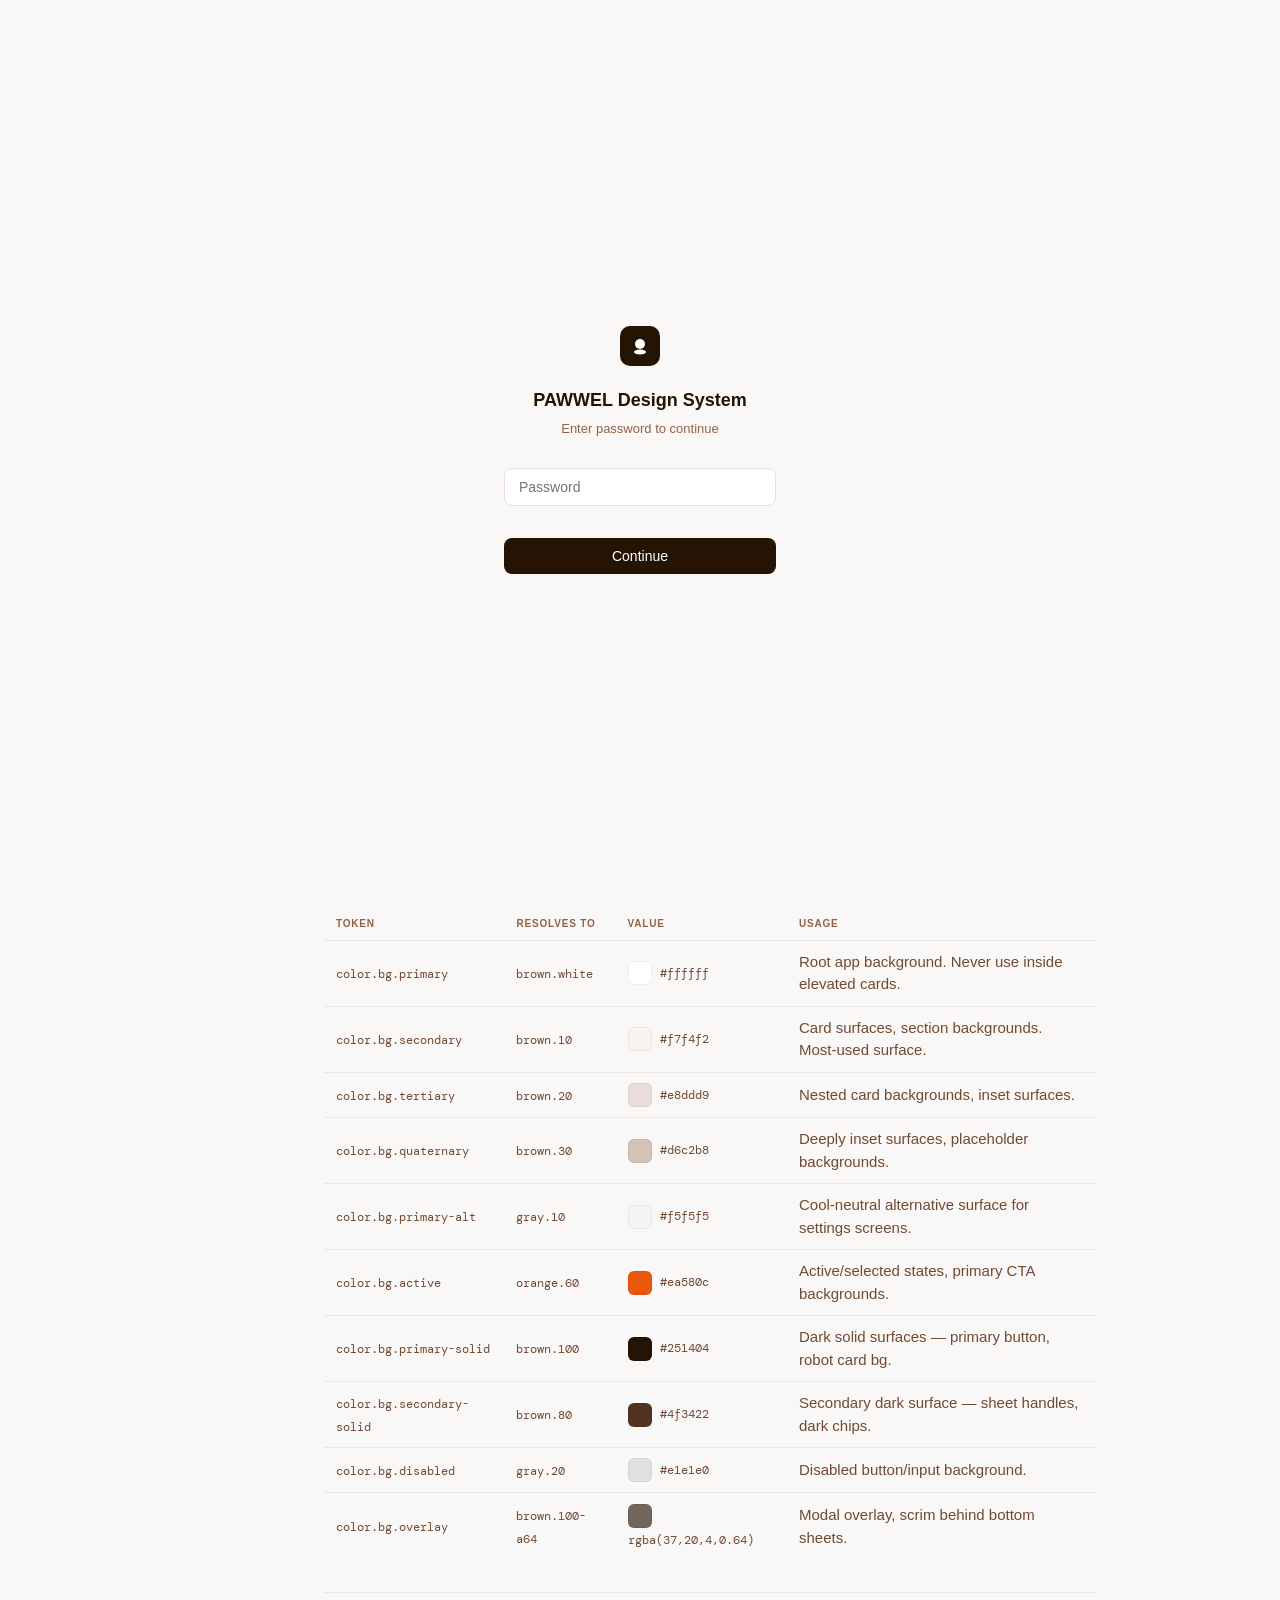
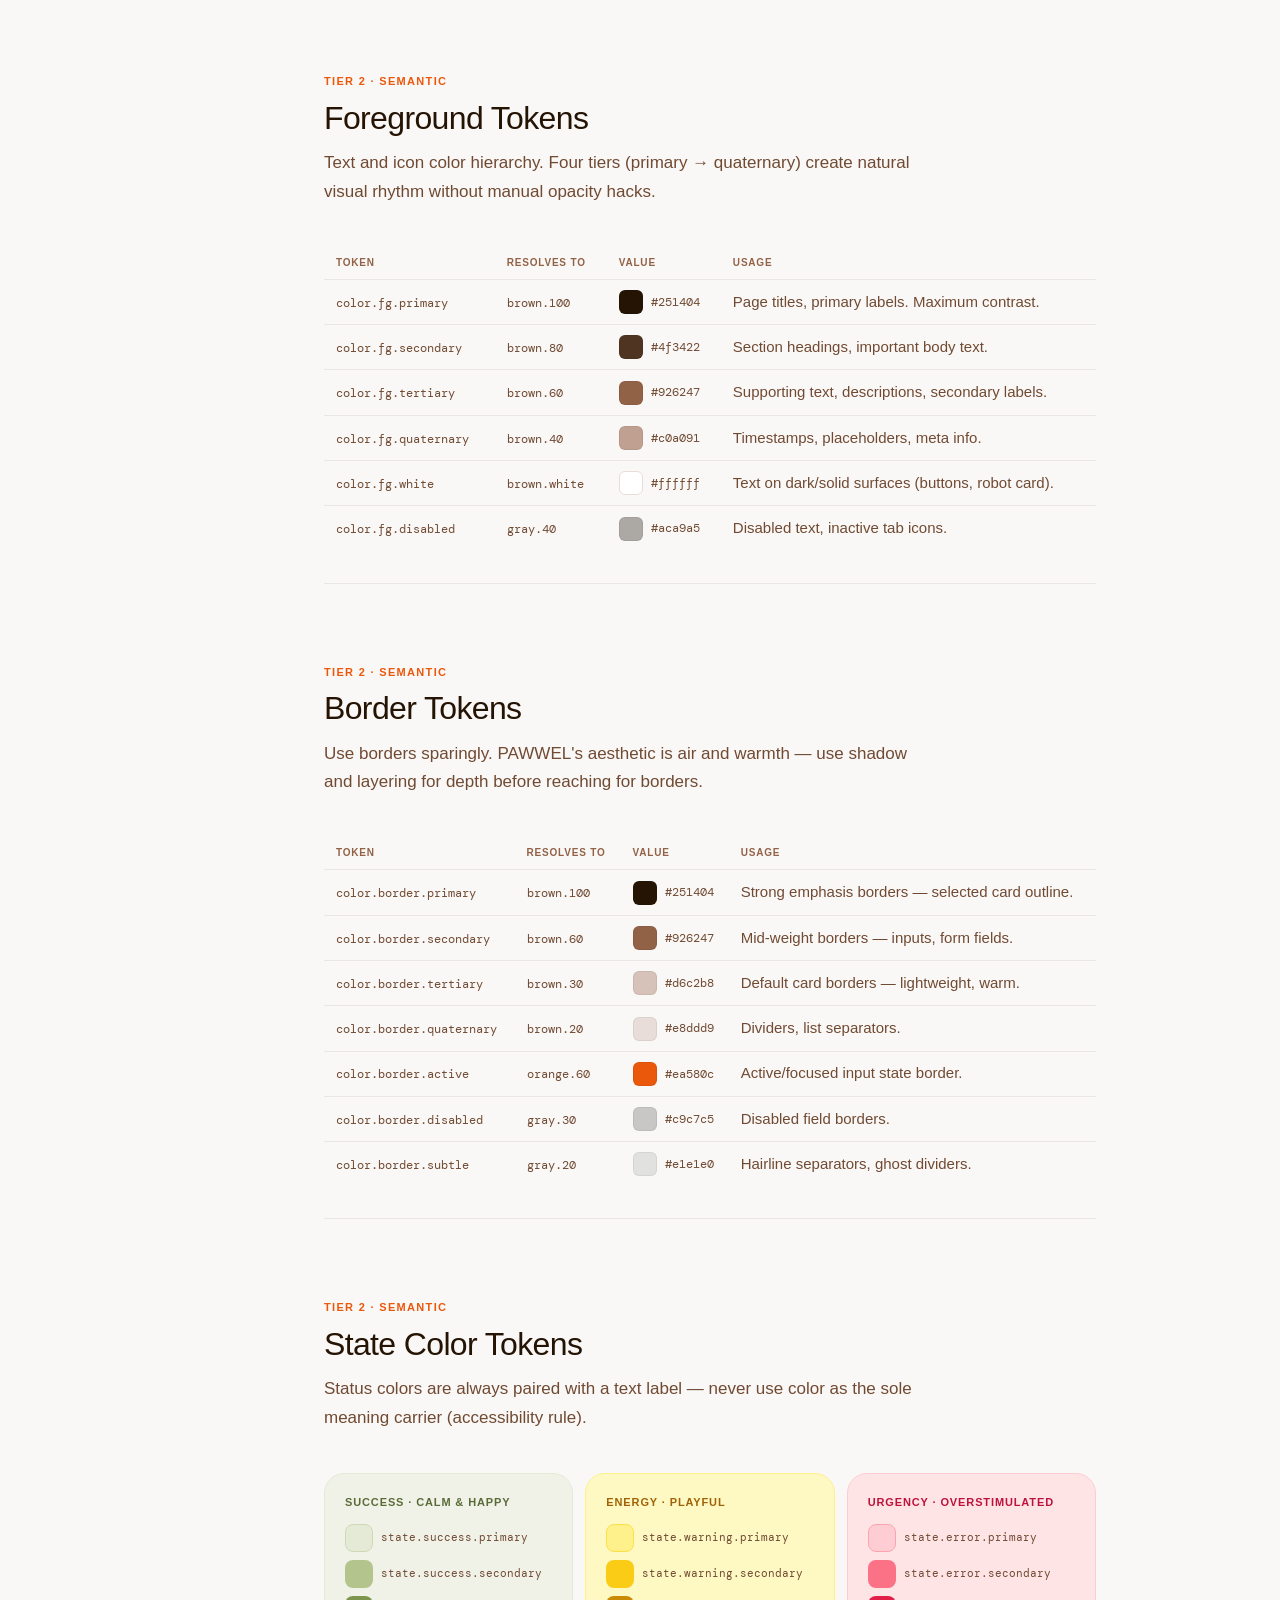
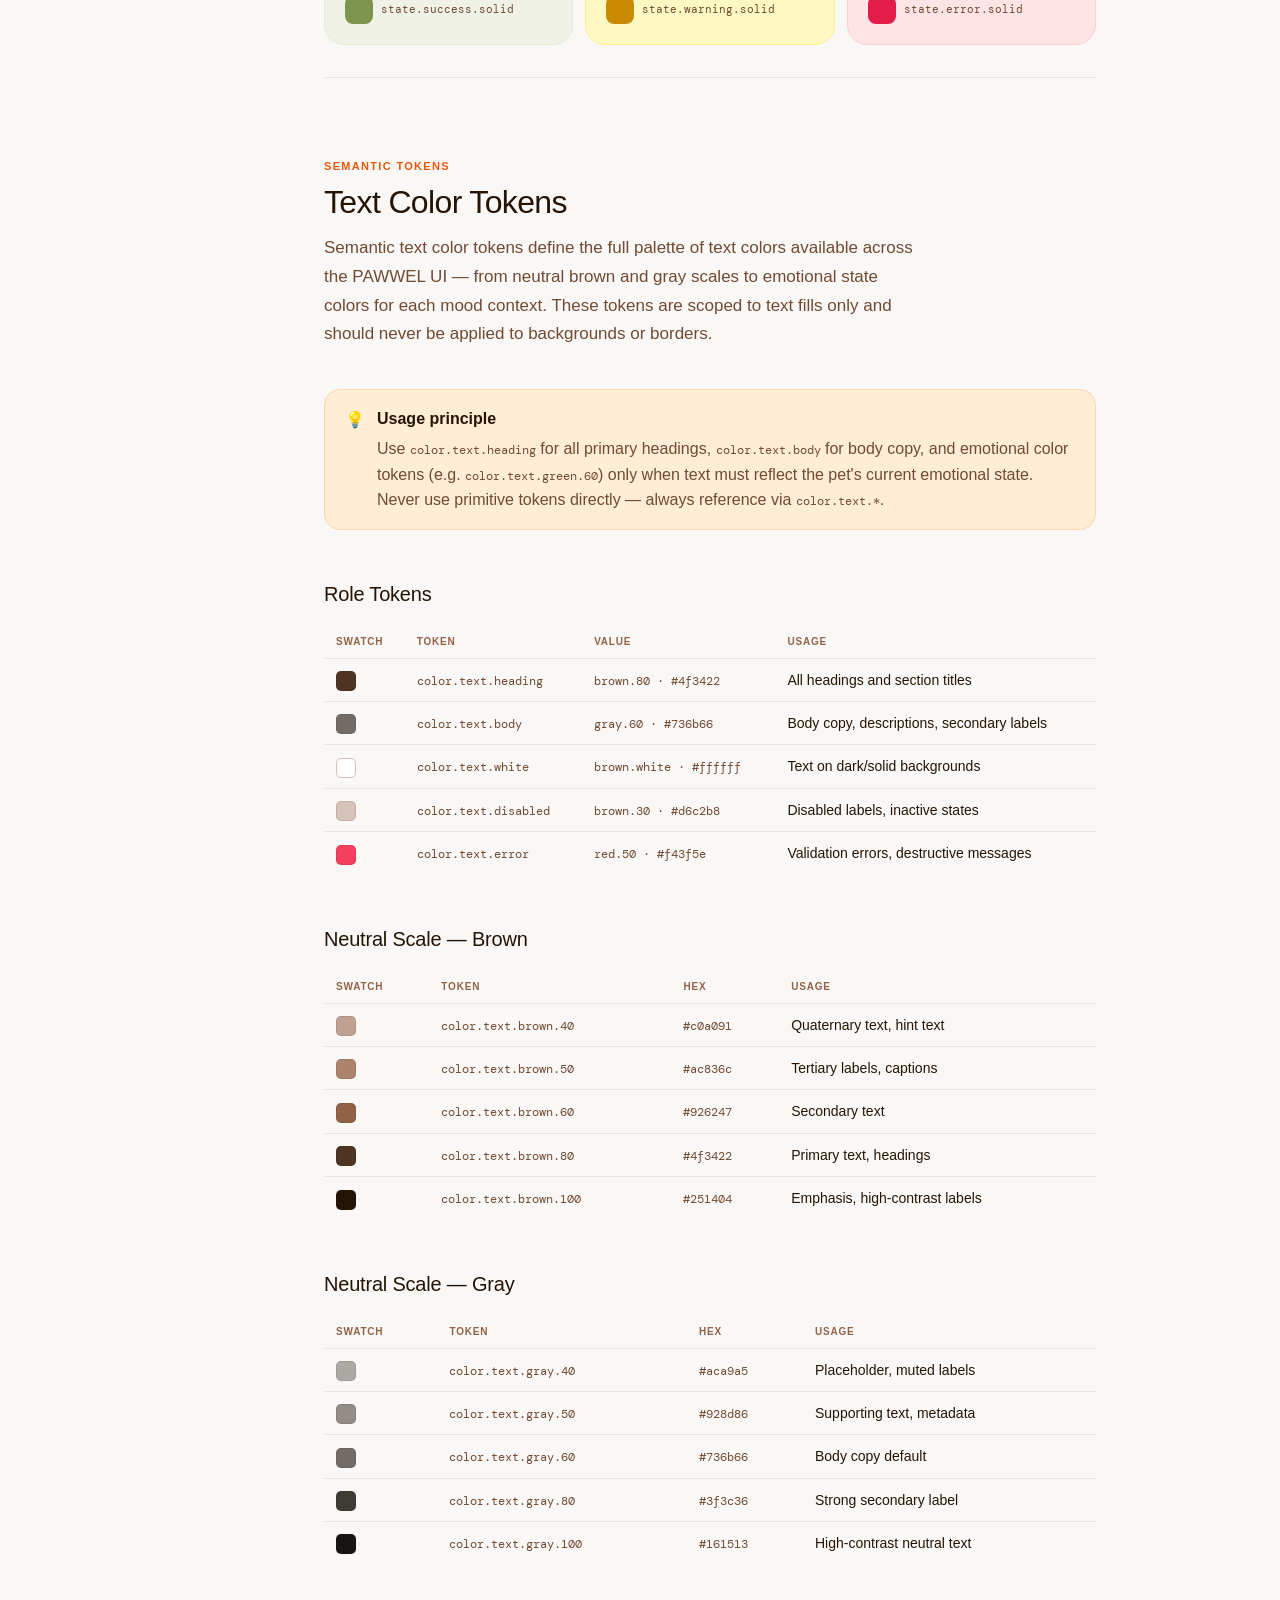
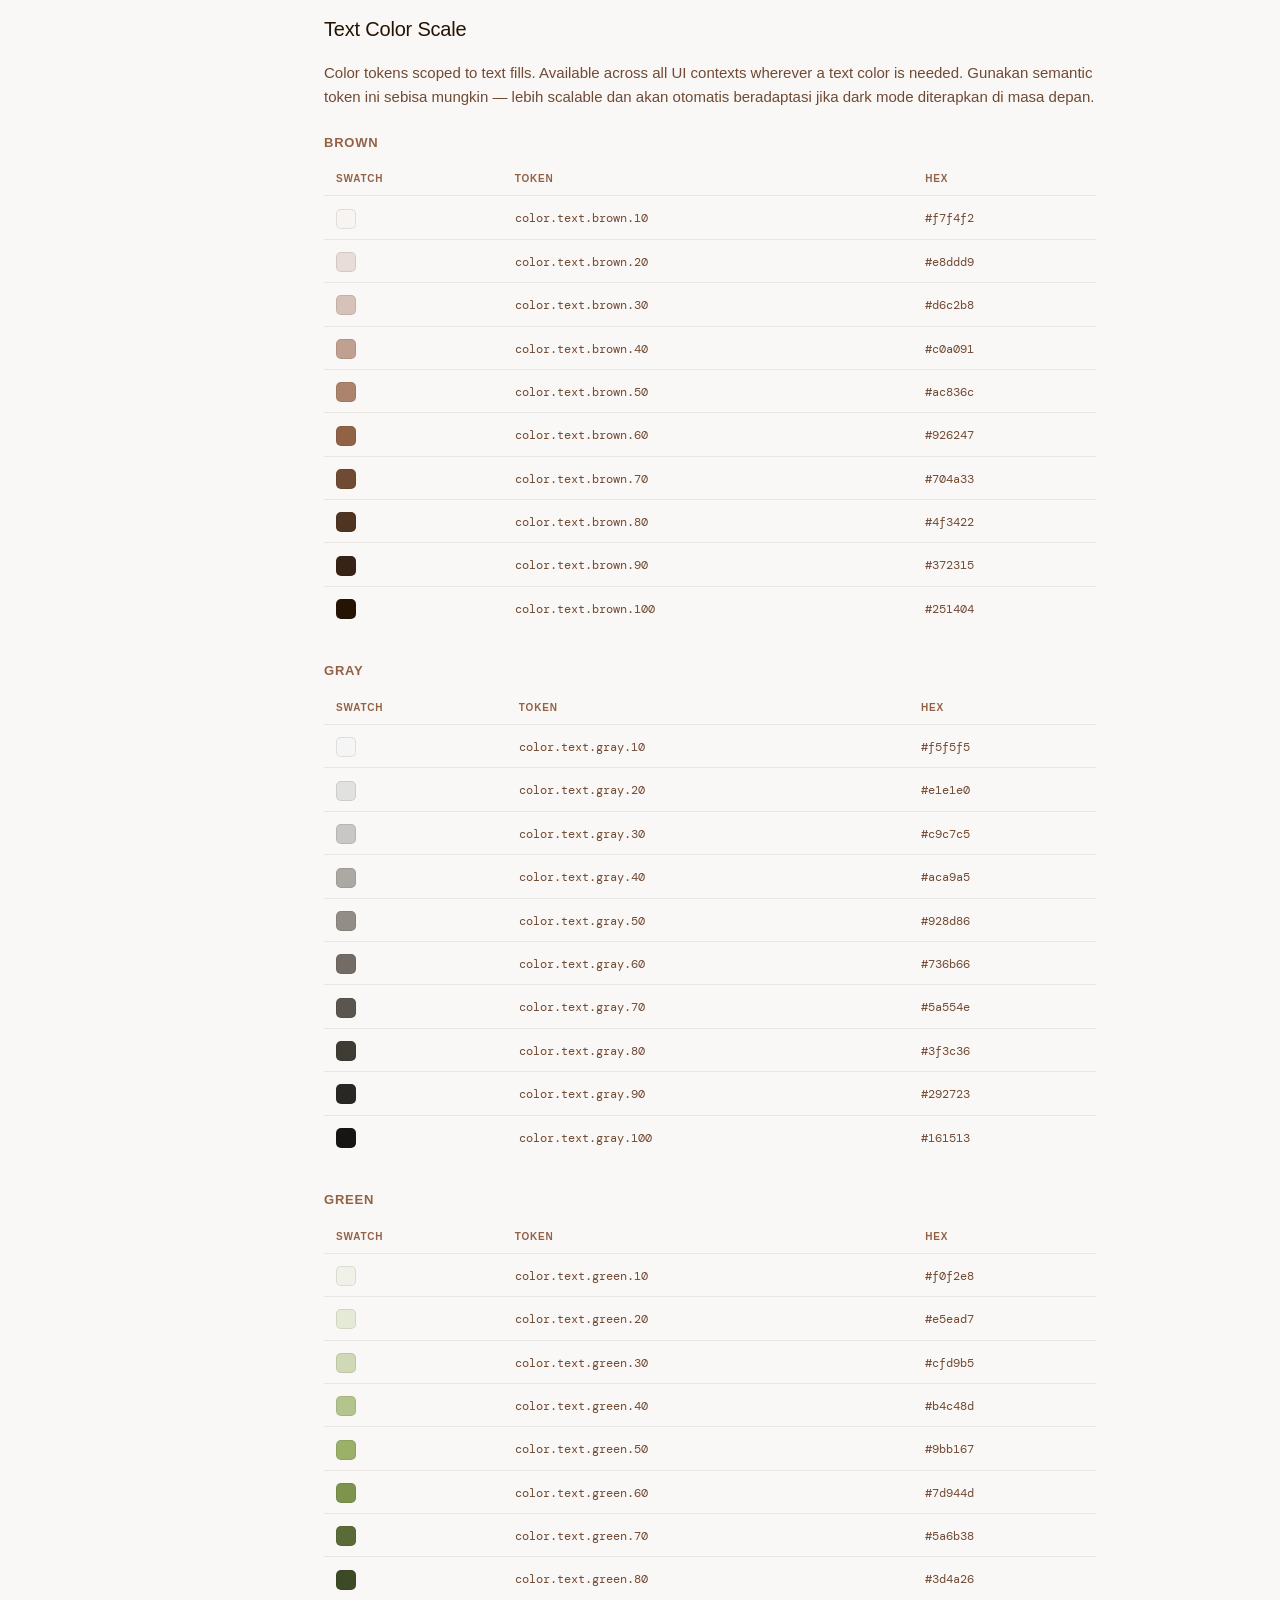
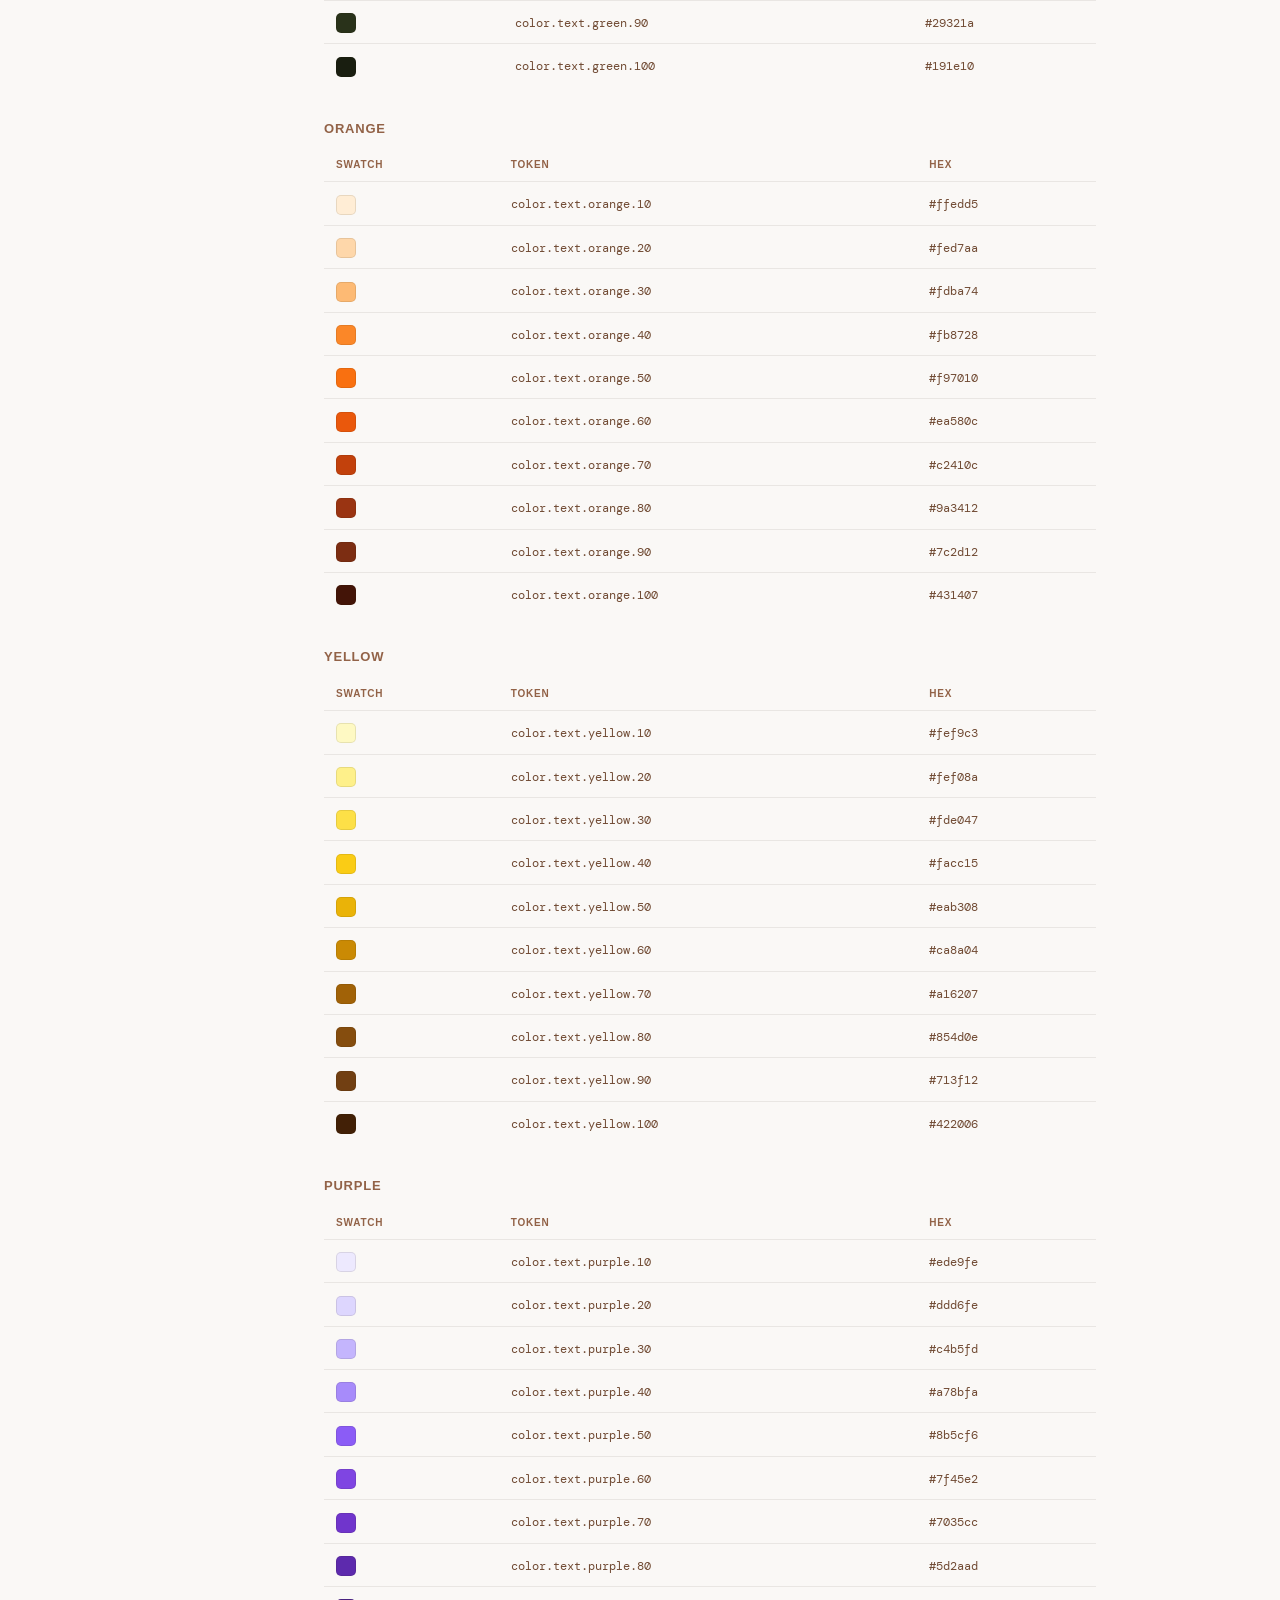
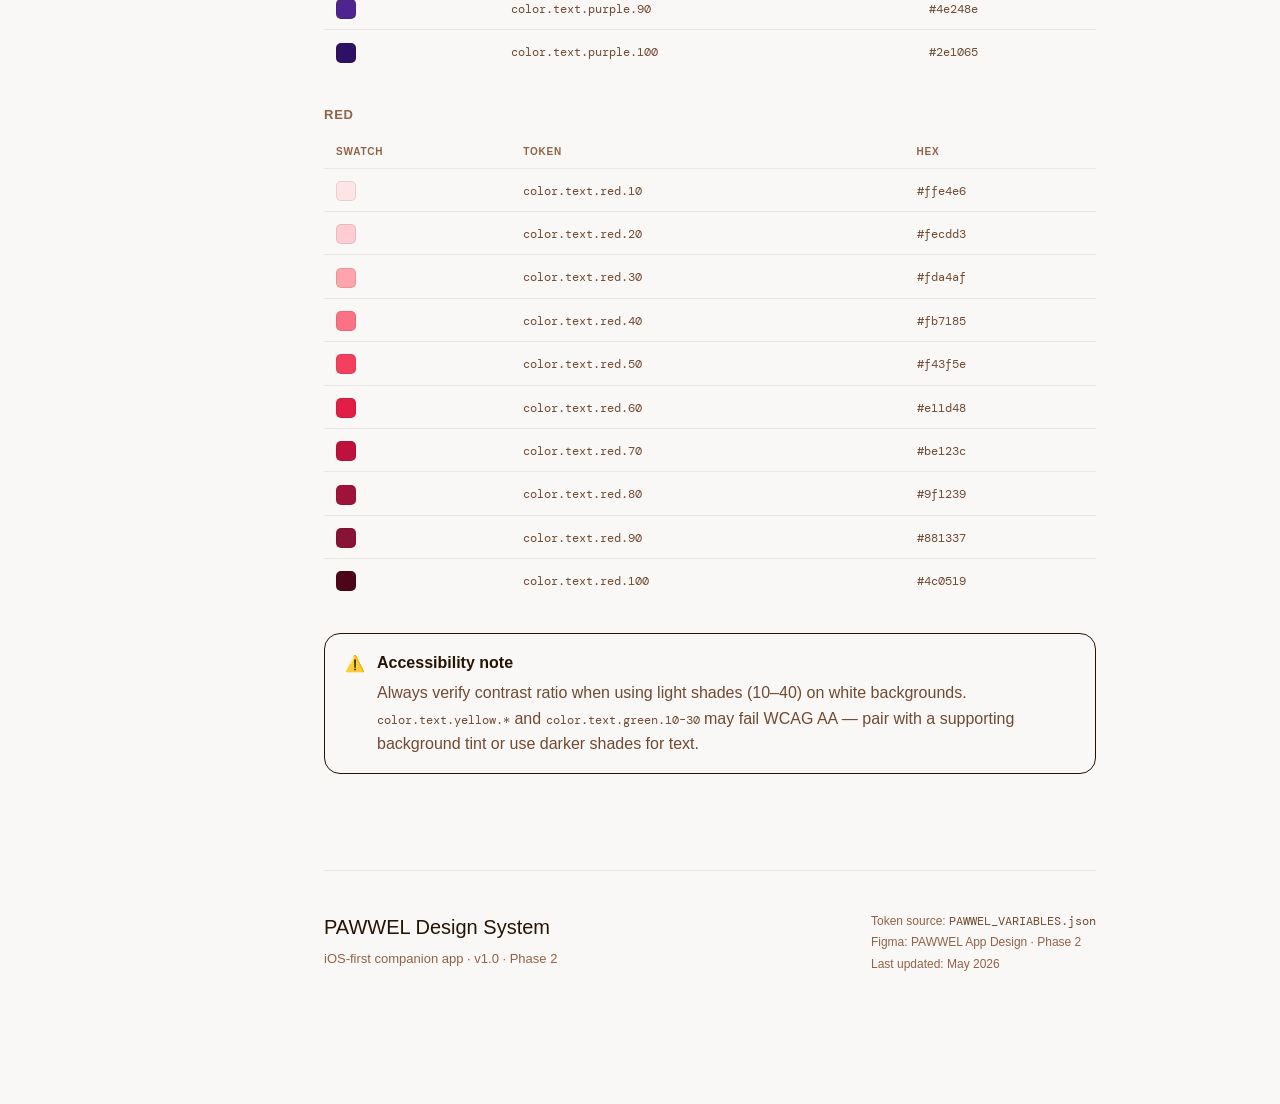
<file: semantics.html>
<!DOCTYPE html>
<html lang="en">
<head>
<meta charset="utf-8"/>
<meta content="width=device-width, initial-scale=1.0" name="viewport"/>
<title>PAWWEL Design System — Semantic Tokens</title>
<link rel="preconnect" href="https://fonts.cdnfonts.com" crossorigin/>
<link href="https://fonts.cdnfonts.com/css/sf-pro-display" rel="stylesheet"/>
<link href="https://fonts.googleapis.com" rel="preconnect"/>
<link href="https://fonts.gstatic.com" rel="preconnect" crossorigin/>
<link href="https://fonts.googleapis.com/css2?family=DM+Mono:wght@400;500&display=swap" rel="stylesheet"/>
<link rel="stylesheet" href="styles.css"/>
</head>
<body>
<div id="pw-gate" style="position:fixed;inset:0;background:#faf8f6;display:flex;align-items:center;justify-content:center;z-index:9999;">
  <div style="text-align:center;max-width:320px;width:100%;padding:0 24px;">
    <div style="width:40px;height:40px;background:#251404;border-radius:10px;display:flex;align-items:center;justify-content:center;margin:0 auto 20px;">
      <svg viewBox="0 0 20 20" width="20" height="20" fill="white"><circle cx="10" cy="8" r="5"/><ellipse cx="10" cy="16" rx="6" ry="2.5"/></svg>
    </div>
    <div style="font-size:18px;font-weight:600;color:#251404;margin-bottom:4px;">PAWWEL Design System</div>
    <div style="font-size:13px;color:#926247;margin-bottom:28px;">Enter password to continue</div>
    <input id="pw-input" type="password" placeholder="Password"
      style="width:100%;box-sizing:border-box;padding:10px 14px;border:1px solid #e8ddd9;border-radius:8px;font-size:14px;color:#251404;background:#fff;outline:none;margin-bottom:8px;"
      onkeydown="if(event.key==='Enter')checkPw()"
    />
    <div id="pw-error" style="font-size:12px;color:#ea580c;margin-bottom:8px;min-height:16px;"></div>
    <button onclick="checkPw()"
      style="width:100%;padding:10px;background:#251404;color:#fff;border:none;border-radius:8px;font-size:14px;font-weight:500;cursor:pointer;">
      Continue
    </button>
  </div>
</div>
<script>
  (function() {
    if (sessionStorage.getItem('pawwel_auth') === '1') {
      document.getElementById('pw-gate').style.display = 'none';
    }
  })();
  function checkPw() {
    var val = document.getElementById('pw-input').value;
    if (val === 'pawwel') {
      sessionStorage.setItem('pawwel_auth', '1');
      document.getElementById('pw-gate').style.display = 'none';
    } else {
      document.getElementById('pw-error').textContent = 'Incorrect password.';
      document.getElementById('pw-input').focus();
    }
  }
</script>

<script>
  (function() {
    if (sessionStorage.getItem('pawwel_auth') === '1') {
      document.getElementById('pw-gate').style.display = 'none';
    }
  })();
  function checkPw() {
    var val = document.getElementById('pw-input').value;
    if (val === 'pawwel') {
      sessionStorage.setItem('pawwel_auth', '1');
      document.getElementById('pw-gate').style.display = 'none';
    } else {
      document.getElementById('pw-error').textContent = 'Incorrect password.';
      document.getElementById('pw-input').focus();
    }
  }
</script>

<div class="topbar">
  <div class="topbar-left">
    <button class="mobile-menu-btn" id="mobileMenuBtn" aria-label="Open navigation menu" aria-expanded="false" aria-controls="sidebar">
      <div class="hamburger-icon"><span></span><span></span><span></span></div>
    </button>
    <span class="topbar-label">PAWWEL Design System</span>
    <div class="topbar-divider"></div>
    <span class="topbar-label" style="color:var(--docs-text-3);font-weight:400;">v1.0 · iOS-first</span>
  </div>
  <div class="topbar-right">
    <a class="topbar-btn topbar-btn-figma"
       href="https://www.figma.com/design/V7gcrDF4PiK2QDqDyrYfK7/PAWWEL-DESIGN-SYSTEM?node-id=234-1829&t=K90eA8IWtuuhcaqh-1"
       target="_blank" rel="noopener">
      <svg width="13" height="13" viewBox="0 0 38 57" fill="none" xmlns="http://www.w3.org/2000/svg">
        <path d="M19 28.5C19 25.9804 20.0009 23.5641 21.7825 21.7825C23.5641 20.0009 25.9804 19 28.5 19C31.0196 19 33.4359 20.0009 35.2175 21.7825C36.9991 23.5641 38 25.9804 38 28.5C38 31.0196 36.9991 33.4359 35.2175 35.2175C33.4359 36.9991 31.0196 38 28.5 38C25.9804 38 23.5641 36.9991 21.7825 35.2175C20.0009 33.4359 19 31.0196 19 28.5Z" fill="currentColor"/>
        <path d="M0 47.5C0 44.9804 1.00089 42.5641 2.78249 40.7825C4.56408 39.0009 6.98044 38 9.5 38H19V47.5C19 50.0196 17.9991 52.4359 16.2175 54.2175C14.4359 55.9991 12.0196 57 9.5 57C6.98044 57 4.56408 55.9991 2.78249 54.2175C1.00089 52.4359 0 50.0196 0 47.5Z" fill="currentColor"/>
        <path d="M19 0V19H28.5C31.0196 19 33.4359 17.9991 35.2175 16.2175C36.9991 14.4359 38 12.0196 38 9.5C38 6.98044 36.9991 4.56408 35.2175 2.78249C33.4359 1.00089 31.0196 0 28.5 0H19Z" fill="currentColor"/>
        <path d="M0 9.5C0 12.0196 1.00089 14.4359 2.78249 16.2175C4.56408 17.9991 6.98044 19 9.5 19H19V0H9.5C6.98044 0 4.56408 1.00089 2.78249 2.78249C1.00089 4.56408 0 6.98044 0 9.5Z" fill="currentColor"/>
        <path d="M0 28.5C0 31.0196 1.00089 33.4359 2.78249 35.2175C4.56408 36.9991 6.98044 38 9.5 38H19V19H9.5C6.98044 19 4.56408 20.0009 2.78249 21.7825C1.00089 23.5641 0 25.9804 0 28.5Z" fill="currentColor"/>
      </svg>
      Open in Figma
    </a>
  </div>
</div>

<div class="progress-bar">
<div class="progress-fill" id="progressFill"></div>
</div>
<div class="layout">
<div class="sidebar-overlay" id="sidebarOverlay" role="presentation"></div>
<aside class="sidebar" id="sidebar" role="navigation" aria-label="Design system navigation">
<div class="sidebar-header">
<a class="sidebar-logo" href="index.html">
<div class="sidebar-logo-mark">
<svg viewBox="0 0 20 20"><circle cx="10" cy="8" r="5"></circle><ellipse cx="10" cy="16" rx="6" ry="2.5"></ellipse></svg>
</div>
<div class="sidebar-logo-text">
<div class="sidebar-logo-title">PAWWEL</div>
<div class="sidebar-logo-sub">Design System</div>
</div>
</a>
<div class="sidebar-version">v1.0 · iOS-first</div>
</div>
<nav class="sidebar-nav" id="pawwel-nav"></nav>
</aside>
<main class="main">
<div class="hero">
<div class="hero-eyebrow">Design System Guide</div>
<h1 class="hero-title">PAWWEL<br/><span>Design System</span></h1>
<p class="hero-desc">A comprehensive reference for the PAWWEL visual language and component library. Designed to bridge the gap between Figma source designs and technical implementation.</p>
<div class="hero-actions">
<a aria-label="View PAWWEL design system Figma file in a new tab" class="figma-link" href="https://www.figma.com/design/V7gcrDF4PiK2QDqDyrYfK7/PAWWEL-DESIGN-SYSTEM?node-id=234-1829" rel="noopener noreferrer" target="_blank">
<svg aria-hidden="true" fill="none" focusable="false" height="14" viewBox="0 0 38 57" width="14">
<path d="M19 28.5C19 25.98 20 23.56 21.78 21.78C23.56 20 25.98 19 28.5 19C31.02 19 33.44 20 35.22 21.78C37 23.56 38 25.98 38 28.5C38 31.02 37 33.44 35.22 35.22C33.44 37 31.02 38 28.5 38C25.98 38 23.56 37 21.78 35.22C20 33.44 19 31.02 19 28.5Z" fill="#1ABCFE"></path>
<path d="M0 47.5C0 44.98 1 42.56 2.78 40.78C4.56 39 6.98 38 9.5 38H19V47.5C19 50.02 18 52.44 16.22 54.22C14.44 56 12.02 57 9.5 57C6.98 57 4.56 56 2.78 54.22C1 52.44 0 50.02 0 47.5Z" fill="#0ACF83"></path>
<path d="M19 0V19H28.5C31.02 19 33.44 18 35.22 16.22C37 14.44 38 12.02 38 9.5C38 6.98 37 4.56 35.22 2.78C33.44 1 31.02 0 28.5 0H19Z" fill="#FF7262"></path>
<path d="M0 9.5C0 12.02 1 14.44 2.78 16.22C4.56 18 6.98 19 9.5 19H19V0H9.5C6.98 0 4.56 1 2.78 2.78C1 4.56 0 6.98 0 9.5Z" fill="#FF3737"></path>
<path d="M0 28.5C0 31.02 1 33.44 2.78 35.22C4.56 37 6.98 38 9.5 38H19V19H9.5C6.98 19 4.56 20 2.78 21.78C1 23.56 0 25.98 0 28.5Z" fill="#A259FF"></path>
</svg>
<span>View Figma File</span>
</a>
</div>
<div class="hero-meta">
<div class="hero-meta-item"><div class="hero-meta-label">Platform</div><div class="hero-meta-value">iOS Native Experience</div></div>
<div class="hero-meta-item"><div class="hero-meta-label">Mode</div><div class="hero-meta-value">Light</div></div>
<div class="hero-meta-item"><div class="hero-meta-label">Font</div><div class="hero-meta-value">SF Pro</div></div>
</div>
</div>
<div class="main-inner">
</section><section class="section" id="semantic-bg">
<div class="section-eyebrow">Tier 2 · Semantic</div>
<h2 class="section-title">Background Tokens</h2>
<p class="section-desc">
              Semantic background tokens define surface hierarchy. Always use
              these — never raw primitives — in components.
            </p>
<table class="token-table">
<thead>
<tr>
<th>Token</th>
<th>Resolves to</th>
<th>Value</th>
<th>Usage</th>
</tr>
</thead>
<tbody>
<tr>
<td><span class="mono">color.bg.primary</span></td>
<td><span class="mono">brown.white</span></td>
<td>
<span class="swatch-inline" style="background: #ffffff"></span><span class="mono">#ffffff</span>
</td>
<td>
<span class="usage-note">Root app background. Never use inside elevated
                      cards.</span>
</td>
</tr>
<tr>
<td><span class="mono">color.bg.secondary</span></td>
<td><span class="mono">brown.10</span></td>
<td>
<span class="swatch-inline" style="background: #f7f4f2"></span><span class="mono">#f7f4f2</span>
</td>
<td>
<span class="usage-note">Card surfaces, section backgrounds. Most-used
                      surface.</span>
</td>
</tr>
<tr>
<td><span class="mono">color.bg.tertiary</span></td>
<td><span class="mono">brown.20</span></td>
<td>
<span class="swatch-inline" style="background: #e8ddd9"></span><span class="mono">#e8ddd9</span>
</td>
<td>
<span class="usage-note">Nested card backgrounds, inset surfaces.</span>
</td>
</tr>
<tr>
<td><span class="mono">color.bg.quaternary</span></td>
<td><span class="mono">brown.30</span></td>
<td>
<span class="swatch-inline" style="background: #d6c2b8"></span><span class="mono">#d6c2b8</span>
</td>
<td>
<span class="usage-note">Deeply inset surfaces, placeholder backgrounds.</span>
</td>
</tr>
<tr>
<td><span class="mono">color.bg.primary-alt</span></td>
<td><span class="mono">gray.10</span></td>
<td>
<span class="swatch-inline" style="background: #f5f5f5"></span><span class="mono">#f5f5f5</span>
</td>
<td>
<span class="usage-note">Cool-neutral alternative surface for settings
                      screens.</span>
</td>
</tr>
<tr>
<td><span class="mono">color.bg.active</span></td>
<td><span class="mono">orange.60</span></td>
<td>
<span class="swatch-inline" style="background: #ea580c"></span><span class="mono">#ea580c</span>
</td>
<td>
<span class="usage-note">Active/selected states, primary CTA backgrounds.</span>
</td>
</tr>
<tr>
<td><span class="mono">color.bg.primary-solid</span></td>
<td><span class="mono">brown.100</span></td>
<td>
<span class="swatch-inline" style="background: #251404"></span><span class="mono">#251404</span>
</td>
<td>
<span class="usage-note">Dark solid surfaces — primary button, robot card
                      bg.</span>
</td>
</tr>
<tr>
<td><span class="mono">color.bg.secondary-solid</span></td>
<td><span class="mono">brown.80</span></td>
<td>
<span class="swatch-inline" style="background: #4f3422"></span><span class="mono">#4f3422</span>
</td>
<td>
<span class="usage-note">Secondary dark surface — sheet handles, dark chips.</span>
</td>
</tr>
<tr>
<td><span class="mono">color.bg.disabled</span></td>
<td><span class="mono">gray.20</span></td>
<td>
<span class="swatch-inline" style="background: #e1e1e0"></span><span class="mono">#e1e1e0</span>
</td>
<td>
<span class="usage-note">Disabled button/input background.</span>
</td>
</tr>
<tr>
<td><span class="mono">color.bg.overlay</span></td>
<td><span class="mono">brown.100-a64</span></td>
<td>
<span class="swatch-inline" style="background: rgba(37, 20, 4, 0.64)"></span><span class="mono">rgba(37,20,4,0.64)</span>
</td>
<td>
<span class="usage-note">Modal overlay, scrim behind bottom sheets.</span>
</td>
</tr>
</tbody>
</table>
</section><section class="section" id="semantic-fg">
<div class="section-eyebrow">Tier 2 · Semantic</div>
<h2 class="section-title">Foreground Tokens</h2>
<p class="section-desc">
              Text and icon color hierarchy. Four tiers (primary → quaternary)
              create natural visual rhythm without manual opacity hacks.
            </p>
<table class="token-table">
<thead>
<tr>
<th>Token</th>
<th>Resolves to</th>
<th>Value</th>
<th>Usage</th>
</tr>
</thead>
<tbody>
<tr>
<td><span class="mono">color.fg.primary</span></td>
<td><span class="mono">brown.100</span></td>
<td>
<span class="swatch-inline" style="background: #251404"></span><span class="mono">#251404</span>
</td>
<td>
<span class="usage-note">Page titles, primary labels. Maximum contrast.</span>
</td>
</tr>
<tr>
<td><span class="mono">color.fg.secondary</span></td>
<td><span class="mono">brown.80</span></td>
<td>
<span class="swatch-inline" style="background: #4f3422"></span><span class="mono">#4f3422</span>
</td>
<td>
<span class="usage-note">Section headings, important body text.</span>
</td>
</tr>
<tr>
<td><span class="mono">color.fg.tertiary</span></td>
<td><span class="mono">brown.60</span></td>
<td>
<span class="swatch-inline" style="background: #926247"></span><span class="mono">#926247</span>
</td>
<td>
<span class="usage-note">Supporting text, descriptions, secondary labels.</span>
</td>
</tr>
<tr>
<td><span class="mono">color.fg.quaternary</span></td>
<td><span class="mono">brown.40</span></td>
<td>
<span class="swatch-inline" style="background: #c0a091"></span><span class="mono">#c0a091</span>
</td>
<td>
<span class="usage-note">Timestamps, placeholders, meta info.</span>
</td>
</tr>
<tr>
<td><span class="mono">color.fg.white</span></td>
<td><span class="mono">brown.white</span></td>
<td>
<span class="swatch-inline" style="
                        background: #fff;
                        border: 1px solid var(--brown-20);
                      "></span><span class="mono">#ffffff</span>
</td>
<td>
<span class="usage-note">Text on dark/solid surfaces (buttons, robot card).</span>
</td>
</tr>
<tr>
<td><span class="mono">color.fg.disabled</span></td>
<td><span class="mono">gray.40</span></td>
<td>
<span class="swatch-inline" style="background: #aca9a5"></span><span class="mono">#aca9a5</span>
</td>
<td>
<span class="usage-note">Disabled text, inactive tab icons.</span>
</td>
</tr>
</tbody>
</table>
</section><section class="section" id="semantic-border">
<div class="section-eyebrow">Tier 2 · Semantic</div>
<h2 class="section-title">Border Tokens</h2>
<p class="section-desc">
              Use borders sparingly. PAWWEL's aesthetic is air and warmth — use
              shadow and layering for depth before reaching for borders.
            </p>
<table class="token-table">
<thead>
<tr>
<th>Token</th>
<th>Resolves to</th>
<th>Value</th>
<th>Usage</th>
</tr>
</thead>
<tbody>
<tr>
<td><span class="mono">color.border.primary</span></td>
<td><span class="mono">brown.100</span></td>
<td>
<span class="swatch-inline" style="background: #251404"></span><span class="mono">#251404</span>
</td>
<td>
<span class="usage-note">Strong emphasis borders — selected card outline.</span>
</td>
</tr>
<tr>
<td><span class="mono">color.border.secondary</span></td>
<td><span class="mono">brown.60</span></td>
<td>
<span class="swatch-inline" style="background: #926247"></span><span class="mono">#926247</span>
</td>
<td>
<span class="usage-note">Mid-weight borders — inputs, form fields.</span>
</td>
</tr>
<tr>
<td><span class="mono">color.border.tertiary</span></td>
<td><span class="mono">brown.30</span></td>
<td>
<span class="swatch-inline" style="background: #d6c2b8"></span><span class="mono">#d6c2b8</span>
</td>
<td>
<span class="usage-note">Default card borders — lightweight, warm.</span>
</td>
</tr>
<tr>
<td><span class="mono">color.border.quaternary</span></td>
<td><span class="mono">brown.20</span></td>
<td>
<span class="swatch-inline" style="background: #e8ddd9"></span><span class="mono">#e8ddd9</span>
</td>
<td>
<span class="usage-note">Dividers, list separators.</span>
</td>
</tr>
<tr>
<td><span class="mono">color.border.active</span></td>
<td><span class="mono">orange.60</span></td>
<td>
<span class="swatch-inline" style="background: #ea580c"></span><span class="mono">#ea580c</span>
</td>
<td>
<span class="usage-note">Active/focused input state border.</span>
</td>
</tr>
<tr>
<td><span class="mono">color.border.disabled</span></td>
<td><span class="mono">gray.30</span></td>
<td>
<span class="swatch-inline" style="background: #c9c7c5"></span><span class="mono">#c9c7c5</span>
</td>
<td>
<span class="usage-note">Disabled field borders.</span>
</td>
</tr>
<tr>
<td><span class="mono">color.border.subtle</span></td>
<td><span class="mono">gray.20</span></td>
<td>
<span class="swatch-inline" style="background: #e1e1e0"></span><span class="mono">#e1e1e0</span>
</td>
<td>
<span class="usage-note">Hairline separators, ghost dividers.</span>
</td>
</tr>
</tbody>
</table>
</section><section class="section" id="semantic-state">
<div class="section-eyebrow">Tier 2 · Semantic</div>
<h2 class="section-title">State Color Tokens</h2>
<p class="section-desc">
              Status colors are always paired with a text label — never use
              color as the sole meaning carrier (accessibility rule).
            </p>
<div style="
                display: grid;
                grid-template-columns: 1fr 1fr 1fr;
                gap: 12px;
                margin-bottom: 32px;
              ">
<div style="
                  background: var(--green-10);
                  border: 1px solid var(--green-20);
                  border-radius: var(--radius-3xl);
                  padding: 20px;
                ">
<div style="
                    font-size: 11px;
                    font-weight: 600;
                    color: var(--green-70);
                    letter-spacing: 0.08em;
                    text-transform: uppercase;
                    margin-bottom: 12px;
                  ">
                  Success · Calm &amp; Happy
                </div>
<div style="display: flex; flex-direction: column; gap: 8px">
<div style="display: flex; align-items: center; gap: 8px">
<div style="
                        width: 28px;
                        height: 28px;
                        border-radius: var(--radius-md);
                        background: #e5ead7;
                        border: 1px solid #cfd9b5;
                        flex-shrink: 0;
                      "></div>
<span class="mono" style="font-size: 11px">state.success.primary</span>
</div>
<div style="display: flex; align-items: center; gap: 8px">
<div style="
                        width: 28px;
                        height: 28px;
                        border-radius: var(--radius-md);
                        background: #b4c48d;
                        flex-shrink: 0;
                      "></div>
<span class="mono" style="font-size: 11px">state.success.secondary</span>
</div>
<div style="display: flex; align-items: center; gap: 8px">
<div style="
                        width: 28px;
                        height: 28px;
                        border-radius: var(--radius-md);
                        background: #7d944d;
                        flex-shrink: 0;
                      "></div>
<span class="mono" style="font-size: 11px">state.success.solid</span>
</div>
</div>
</div>
<div style="
                  background: var(--yellow-10);
                  border: 1px solid var(--yellow-20);
                  border-radius: var(--radius-3xl);
                  padding: 20px;
                ">
<div style="
                    font-size: 11px;
                    font-weight: 600;
                    color: var(--yellow-70);
                    letter-spacing: 0.08em;
                    text-transform: uppercase;
                    margin-bottom: 12px;
                  ">
                  Energy · Playful
                </div>
<div style="display: flex; flex-direction: column; gap: 8px">
<div style="display: flex; align-items: center; gap: 8px">
<div style="
                        width: 28px;
                        height: 28px;
                        border-radius: var(--radius-md);
                        background: #fef08a;
                        border: 1px solid #fde047;
                        flex-shrink: 0;
                      "></div>
<span class="mono" style="font-size: 11px">state.warning.primary</span>
</div>
<div style="display: flex; align-items: center; gap: 8px">
<div style="
                        width: 28px;
                        height: 28px;
                        border-radius: var(--radius-md);
                        background: #facc15;
                        flex-shrink: 0;
                      "></div>
<span class="mono" style="font-size: 11px">state.warning.secondary</span>
</div>
<div style="display: flex; align-items: center; gap: 8px">
<div style="
                        width: 28px;
                        height: 28px;
                        border-radius: var(--radius-md);
                        background: #ca8a04;
                        flex-shrink: 0;
                      "></div>
<span class="mono" style="font-size: 11px">state.warning.solid</span>
</div>
</div>
</div>
<div style="
                  background: var(--red-10);
                  border: 1px solid var(--red-20);
                  border-radius: var(--radius-3xl);
                  padding: 20px;
                ">
<div style="
                    font-size: 11px;
                    font-weight: 600;
                    color: var(--red-70);
                    letter-spacing: 0.08em;
                    text-transform: uppercase;
                    margin-bottom: 12px;
                  ">
                  Urgency · Overstimulated
                </div>
<div style="display: flex; flex-direction: column; gap: 8px">
<div style="display: flex; align-items: center; gap: 8px">
<div style="
                        width: 28px;
                        height: 28px;
                        border-radius: var(--radius-md);
                        background: #fecdd3;
                        border: 1px solid #fda4af;
                        flex-shrink: 0;
                      "></div>
<span class="mono" style="font-size: 11px">state.error.primary</span>
</div>
<div style="display: flex; align-items: center; gap: 8px">
<div style="
                        width: 28px;
                        height: 28px;
                        border-radius: var(--radius-md);
                        background: #fb7185;
                        flex-shrink: 0;
                      "></div>
<span class="mono" style="font-size: 11px">state.error.secondary</span>
</div>
<div style="display: flex; align-items: center; gap: 8px">
<div style="
                        width: 28px;
                        height: 28px;
                        border-radius: var(--radius-md);
                        background: #e11d48;
                        flex-shrink: 0;
                      "></div>
<span class="mono" style="font-size: 11px">state.error.solid</span>
</div>
</div>
</div>
</div>
</section><section class="section" id="semantic-text">
<div class="section-eyebrow">Semantic Tokens</div>
<h2 class="section-title">Text Color Tokens</h2>
<p class="section-desc">Semantic text color tokens define the full palette of text colors available across the PAWWEL UI — from neutral brown and gray scales to emotional state colors for each mood context. These tokens are scoped to text fills only and should never be applied to backgrounds or borders.</p>

<style>
  .swatch {
    display: inline-block;
    width: 20px;
    height: 20px;
    border-radius: 5px;
    border: 1px solid rgba(37,20,4,0.1);
    vertical-align: middle;
    flex-shrink: 0;
  }
  .swatch-cell {
    display: flex;
    align-items: center;
    gap: 8px;
  }
</style>

<div class="callout callout-info">
  <div class="callout-icon">💡</div>
  <div class="callout-body">
    <div class="callout-title">Usage principle</div>
    <div class="callout-text">Use <span class="mono">color.text.heading</span> for all primary headings, <span class="mono">color.text.body</span> for body copy, and emotional color tokens (e.g. <span class="mono">color.text.green.60</span>) only when text must reflect the pet's current emotional state. Never use primitive tokens directly — always reference via <span class="mono">color.text.*</span>.</div>
  </div>
</div>

<h3 class="subsection">Role Tokens</h3>
<table class="token-table">
  <thead><tr><th>Swatch</th><th>Token</th><th>Value</th><th>Usage</th></tr></thead>
  <tbody>
    <tr><td><div class="swatch" style="background:#4f3422;"></div></td><td><span class="mono">color.text.heading</span></td><td><span class="mono">brown.80 · #4f3422</span></td><td>All headings and section titles</td></tr>
    <tr><td><div class="swatch" style="background:#736b66;"></div></td><td><span class="mono">color.text.body</span></td><td><span class="mono">gray.60 · #736b66</span></td><td>Body copy, descriptions, secondary labels</td></tr>
    <tr><td><div class="swatch" style="background:#ffffff; border: 1px solid #d6c2b8;"></div></td><td><span class="mono">color.text.white</span></td><td><span class="mono">brown.white · #ffffff</span></td><td>Text on dark/solid backgrounds</td></tr>
    <tr><td><div class="swatch" style="background:#d6c2b8;"></div></td><td><span class="mono">color.text.disabled</span></td><td><span class="mono">brown.30 · #d6c2b8</span></td><td>Disabled labels, inactive states</td></tr>
    <tr><td><div class="swatch" style="background:#f43f5e;"></div></td><td><span class="mono">color.text.error</span></td><td><span class="mono">red.50 · #f43f5e</span></td><td>Validation errors, destructive messages</td></tr>
  </tbody>
</table>

<h3 class="subsection">Neutral Scale — Brown</h3>
<table class="token-table">
  <thead><tr><th>Swatch</th><th>Token</th><th>Hex</th><th>Usage</th></tr></thead>
  <tbody>
    <tr><td><div class="swatch" style="background:#c0a091;"></div></td><td><span class="mono">color.text.brown.40</span></td><td><span class="mono">#c0a091</span></td><td>Quaternary text, hint text</td></tr>
    <tr><td><div class="swatch" style="background:#ac836c;"></div></td><td><span class="mono">color.text.brown.50</span></td><td><span class="mono">#ac836c</span></td><td>Tertiary labels, captions</td></tr>
    <tr><td><div class="swatch" style="background:#926247;"></div></td><td><span class="mono">color.text.brown.60</span></td><td><span class="mono">#926247</span></td><td>Secondary text</td></tr>
    <tr><td><div class="swatch" style="background:#4f3422;"></div></td><td><span class="mono">color.text.brown.80</span></td><td><span class="mono">#4f3422</span></td><td>Primary text, headings</td></tr>
    <tr><td><div class="swatch" style="background:#251404;"></div></td><td><span class="mono">color.text.brown.100</span></td><td><span class="mono">#251404</span></td><td>Emphasis, high-contrast labels</td></tr>
  </tbody>
</table>

<h3 class="subsection">Neutral Scale — Gray</h3>
<table class="token-table">
  <thead><tr><th>Swatch</th><th>Token</th><th>Hex</th><th>Usage</th></tr></thead>
  <tbody>
    <tr><td><div class="swatch" style="background:#aca9a5;"></div></td><td><span class="mono">color.text.gray.40</span></td><td><span class="mono">#aca9a5</span></td><td>Placeholder, muted labels</td></tr>
    <tr><td><div class="swatch" style="background:#928d86;"></div></td><td><span class="mono">color.text.gray.50</span></td><td><span class="mono">#928d86</span></td><td>Supporting text, metadata</td></tr>
    <tr><td><div class="swatch" style="background:#736b66;"></div></td><td><span class="mono">color.text.gray.60</span></td><td><span class="mono">#736b66</span></td><td>Body copy default</td></tr>
    <tr><td><div class="swatch" style="background:#3f3c36;"></div></td><td><span class="mono">color.text.gray.80</span></td><td><span class="mono">#3f3c36</span></td><td>Strong secondary label</td></tr>
    <tr><td><div class="swatch" style="background:#161513;"></div></td><td><span class="mono">color.text.gray.100</span></td><td><span class="mono">#161513</span></td><td>High-contrast neutral text</td></tr>
  </tbody>
</table>

<h3 class="subsection">Text Color Scale</h3>
<p style="font-size:15px;color:var(--docs-text-2);line-height:1.6;margin-bottom:20px;">Color tokens scoped to text fills. Available across all UI contexts wherever a text color is needed. Gunakan semantic token ini sebisa mungkin — lebih scalable dan akan otomatis beradaptasi jika dark mode diterapkan di masa depan.</p>

<!-- Brown -->
<h4 style="font-size:13px;font-weight:600;color:var(--docs-text-3);text-transform:uppercase;letter-spacing:0.06em;margin:24px 0 10px;">Brown</h4>
<table class="token-table">
  <thead><tr><th>Swatch</th><th>Token</th><th>Hex</th></tr></thead>
  <tbody>
    <tr><td><div class="swatch" style="background:#f7f4f2;"></div></td><td><span class="mono">color.text.brown.10</span></td><td><span class="mono">#f7f4f2</span></td></tr>
    <tr><td><div class="swatch" style="background:#e8ddd9;"></div></td><td><span class="mono">color.text.brown.20</span></td><td><span class="mono">#e8ddd9</span></td></tr>
    <tr><td><div class="swatch" style="background:#d6c2b8;"></div></td><td><span class="mono">color.text.brown.30</span></td><td><span class="mono">#d6c2b8</span></td></tr>
    <tr><td><div class="swatch" style="background:#c0a091;"></div></td><td><span class="mono">color.text.brown.40</span></td><td><span class="mono">#c0a091</span></td></tr>
    <tr><td><div class="swatch" style="background:#ac836c;"></div></td><td><span class="mono">color.text.brown.50</span></td><td><span class="mono">#ac836c</span></td></tr>
    <tr><td><div class="swatch" style="background:#926247;"></div></td><td><span class="mono">color.text.brown.60</span></td><td><span class="mono">#926247</span></td></tr>
    <tr><td><div class="swatch" style="background:#704a33;"></div></td><td><span class="mono">color.text.brown.70</span></td><td><span class="mono">#704a33</span></td></tr>
    <tr><td><div class="swatch" style="background:#4f3422;"></div></td><td><span class="mono">color.text.brown.80</span></td><td><span class="mono">#4f3422</span></td></tr>
    <tr><td><div class="swatch" style="background:#372315;"></div></td><td><span class="mono">color.text.brown.90</span></td><td><span class="mono">#372315</span></td></tr>
    <tr><td><div class="swatch" style="background:#251404;"></div></td><td><span class="mono">color.text.brown.100</span></td><td><span class="mono">#251404</span></td></tr>
  </tbody>
</table>

<!-- Gray -->
<h4 style="font-size:13px;font-weight:600;color:var(--docs-text-3);text-transform:uppercase;letter-spacing:0.06em;margin:24px 0 10px;">Gray</h4>
<table class="token-table">
  <thead><tr><th>Swatch</th><th>Token</th><th>Hex</th></tr></thead>
  <tbody>
    <tr><td><div class="swatch" style="background:#f5f5f5;"></div></td><td><span class="mono">color.text.gray.10</span></td><td><span class="mono">#f5f5f5</span></td></tr>
    <tr><td><div class="swatch" style="background:#e1e1e0;"></div></td><td><span class="mono">color.text.gray.20</span></td><td><span class="mono">#e1e1e0</span></td></tr>
    <tr><td><div class="swatch" style="background:#c9c7c5;"></div></td><td><span class="mono">color.text.gray.30</span></td><td><span class="mono">#c9c7c5</span></td></tr>
    <tr><td><div class="swatch" style="background:#aca9a5;"></div></td><td><span class="mono">color.text.gray.40</span></td><td><span class="mono">#aca9a5</span></td></tr>
    <tr><td><div class="swatch" style="background:#928d86;"></div></td><td><span class="mono">color.text.gray.50</span></td><td><span class="mono">#928d86</span></td></tr>
    <tr><td><div class="swatch" style="background:#736b66;"></div></td><td><span class="mono">color.text.gray.60</span></td><td><span class="mono">#736b66</span></td></tr>
    <tr><td><div class="swatch" style="background:#5a554e;"></div></td><td><span class="mono">color.text.gray.70</span></td><td><span class="mono">#5a554e</span></td></tr>
    <tr><td><div class="swatch" style="background:#3f3c36;"></div></td><td><span class="mono">color.text.gray.80</span></td><td><span class="mono">#3f3c36</span></td></tr>
    <tr><td><div class="swatch" style="background:#292723;"></div></td><td><span class="mono">color.text.gray.90</span></td><td><span class="mono">#292723</span></td></tr>
    <tr><td><div class="swatch" style="background:#161513;"></div></td><td><span class="mono">color.text.gray.100</span></td><td><span class="mono">#161513</span></td></tr>
  </tbody>
</table>

<!-- Green -->
<h4 style="font-size:13px;font-weight:600;color:var(--docs-text-3);text-transform:uppercase;letter-spacing:0.06em;margin:24px 0 10px;">Green</h4>
<table class="token-table">
  <thead><tr><th>Swatch</th><th>Token</th><th>Hex</th></tr></thead>
  <tbody>
    <tr><td><div class="swatch" style="background:#f0f2e8;"></div></td><td><span class="mono">color.text.green.10</span></td><td><span class="mono">#f0f2e8</span></td></tr>
    <tr><td><div class="swatch" style="background:#e5ead7;"></div></td><td><span class="mono">color.text.green.20</span></td><td><span class="mono">#e5ead7</span></td></tr>
    <tr><td><div class="swatch" style="background:#cfd9b5;"></div></td><td><span class="mono">color.text.green.30</span></td><td><span class="mono">#cfd9b5</span></td></tr>
    <tr><td><div class="swatch" style="background:#b4c48d;"></div></td><td><span class="mono">color.text.green.40</span></td><td><span class="mono">#b4c48d</span></td></tr>
    <tr><td><div class="swatch" style="background:#9bb167;"></div></td><td><span class="mono">color.text.green.50</span></td><td><span class="mono">#9bb167</span></td></tr>
    <tr><td><div class="swatch" style="background:#7d944d;"></div></td><td><span class="mono">color.text.green.60</span></td><td><span class="mono">#7d944d</span></td></tr>
    <tr><td><div class="swatch" style="background:#5a6b38;"></div></td><td><span class="mono">color.text.green.70</span></td><td><span class="mono">#5a6b38</span></td></tr>
    <tr><td><div class="swatch" style="background:#3d4a26;"></div></td><td><span class="mono">color.text.green.80</span></td><td><span class="mono">#3d4a26</span></td></tr>
    <tr><td><div class="swatch" style="background:#29321a;"></div></td><td><span class="mono">color.text.green.90</span></td><td><span class="mono">#29321a</span></td></tr>
    <tr><td><div class="swatch" style="background:#191e10;"></div></td><td><span class="mono">color.text.green.100</span></td><td><span class="mono">#191e10</span></td></tr>
  </tbody>
</table>

<!-- Orange -->
<h4 style="font-size:13px;font-weight:600;color:var(--docs-text-3);text-transform:uppercase;letter-spacing:0.06em;margin:24px 0 10px;">Orange</h4>
<table class="token-table">
  <thead><tr><th>Swatch</th><th>Token</th><th>Hex</th></tr></thead>
  <tbody>
    <tr><td><div class="swatch" style="background:#ffedd5;"></div></td><td><span class="mono">color.text.orange.10</span></td><td><span class="mono">#ffedd5</span></td></tr>
    <tr><td><div class="swatch" style="background:#fed7aa;"></div></td><td><span class="mono">color.text.orange.20</span></td><td><span class="mono">#fed7aa</span></td></tr>
    <tr><td><div class="swatch" style="background:#fdba74;"></div></td><td><span class="mono">color.text.orange.30</span></td><td><span class="mono">#fdba74</span></td></tr>
    <tr><td><div class="swatch" style="background:#fb8728;"></div></td><td><span class="mono">color.text.orange.40</span></td><td><span class="mono">#fb8728</span></td></tr>
    <tr><td><div class="swatch" style="background:#f97010;"></div></td><td><span class="mono">color.text.orange.50</span></td><td><span class="mono">#f97010</span></td></tr>
    <tr><td><div class="swatch" style="background:#ea580c;"></div></td><td><span class="mono">color.text.orange.60</span></td><td><span class="mono">#ea580c</span></td></tr>
    <tr><td><div class="swatch" style="background:#c2410c;"></div></td><td><span class="mono">color.text.orange.70</span></td><td><span class="mono">#c2410c</span></td></tr>
    <tr><td><div class="swatch" style="background:#9a3412;"></div></td><td><span class="mono">color.text.orange.80</span></td><td><span class="mono">#9a3412</span></td></tr>
    <tr><td><div class="swatch" style="background:#7c2d12;"></div></td><td><span class="mono">color.text.orange.90</span></td><td><span class="mono">#7c2d12</span></td></tr>
    <tr><td><div class="swatch" style="background:#431407;"></div></td><td><span class="mono">color.text.orange.100</span></td><td><span class="mono">#431407</span></td></tr>
  </tbody>
</table>

<!-- Yellow -->
<h4 style="font-size:13px;font-weight:600;color:var(--docs-text-3);text-transform:uppercase;letter-spacing:0.06em;margin:24px 0 10px;">Yellow</h4>
<table class="token-table">
  <thead><tr><th>Swatch</th><th>Token</th><th>Hex</th></tr></thead>
  <tbody>
    <tr><td><div class="swatch" style="background:#fef9c3;"></div></td><td><span class="mono">color.text.yellow.10</span></td><td><span class="mono">#fef9c3</span></td></tr>
    <tr><td><div class="swatch" style="background:#fef08a;"></div></td><td><span class="mono">color.text.yellow.20</span></td><td><span class="mono">#fef08a</span></td></tr>
    <tr><td><div class="swatch" style="background:#fde047;"></div></td><td><span class="mono">color.text.yellow.30</span></td><td><span class="mono">#fde047</span></td></tr>
    <tr><td><div class="swatch" style="background:#facc15;"></div></td><td><span class="mono">color.text.yellow.40</span></td><td><span class="mono">#facc15</span></td></tr>
    <tr><td><div class="swatch" style="background:#eab308;"></div></td><td><span class="mono">color.text.yellow.50</span></td><td><span class="mono">#eab308</span></td></tr>
    <tr><td><div class="swatch" style="background:#ca8a04;"></div></td><td><span class="mono">color.text.yellow.60</span></td><td><span class="mono">#ca8a04</span></td></tr>
    <tr><td><div class="swatch" style="background:#a16207;"></div></td><td><span class="mono">color.text.yellow.70</span></td><td><span class="mono">#a16207</span></td></tr>
    <tr><td><div class="swatch" style="background:#854d0e;"></div></td><td><span class="mono">color.text.yellow.80</span></td><td><span class="mono">#854d0e</span></td></tr>
    <tr><td><div class="swatch" style="background:#713f12;"></div></td><td><span class="mono">color.text.yellow.90</span></td><td><span class="mono">#713f12</span></td></tr>
    <tr><td><div class="swatch" style="background:#422006;"></div></td><td><span class="mono">color.text.yellow.100</span></td><td><span class="mono">#422006</span></td></tr>
  </tbody>
</table>

<!-- Purple -->
<h4 style="font-size:13px;font-weight:600;color:var(--docs-text-3);text-transform:uppercase;letter-spacing:0.06em;margin:24px 0 10px;">Purple</h4>
<table class="token-table">
  <thead><tr><th>Swatch</th><th>Token</th><th>Hex</th></tr></thead>
  <tbody>
    <tr><td><div class="swatch" style="background:#ede9fe;"></div></td><td><span class="mono">color.text.purple.10</span></td><td><span class="mono">#ede9fe</span></td></tr>
    <tr><td><div class="swatch" style="background:#ddd6fe;"></div></td><td><span class="mono">color.text.purple.20</span></td><td><span class="mono">#ddd6fe</span></td></tr>
    <tr><td><div class="swatch" style="background:#c4b5fd;"></div></td><td><span class="mono">color.text.purple.30</span></td><td><span class="mono">#c4b5fd</span></td></tr>
    <tr><td><div class="swatch" style="background:#a78bfa;"></div></td><td><span class="mono">color.text.purple.40</span></td><td><span class="mono">#a78bfa</span></td></tr>
    <tr><td><div class="swatch" style="background:#8b5cf6;"></div></td><td><span class="mono">color.text.purple.50</span></td><td><span class="mono">#8b5cf6</span></td></tr>
    <tr><td><div class="swatch" style="background:#7f45e2;"></div></td><td><span class="mono">color.text.purple.60</span></td><td><span class="mono">#7f45e2</span></td></tr>
    <tr><td><div class="swatch" style="background:#7035cc;"></div></td><td><span class="mono">color.text.purple.70</span></td><td><span class="mono">#7035cc</span></td></tr>
    <tr><td><div class="swatch" style="background:#5d2aad;"></div></td><td><span class="mono">color.text.purple.80</span></td><td><span class="mono">#5d2aad</span></td></tr>
    <tr><td><div class="swatch" style="background:#4e248e;"></div></td><td><span class="mono">color.text.purple.90</span></td><td><span class="mono">#4e248e</span></td></tr>
    <tr><td><div class="swatch" style="background:#2e1065;"></div></td><td><span class="mono">color.text.purple.100</span></td><td><span class="mono">#2e1065</span></td></tr>
  </tbody>
</table>

<!-- Red -->
<h4 style="font-size:13px;font-weight:600;color:var(--docs-text-3);text-transform:uppercase;letter-spacing:0.06em;margin:24px 0 10px;">Red</h4>
<table class="token-table">
  <thead><tr><th>Swatch</th><th>Token</th><th>Hex</th></tr></thead>
  <tbody>
    <tr><td><div class="swatch" style="background:#ffe4e6;"></div></td><td><span class="mono">color.text.red.10</span></td><td><span class="mono">#ffe4e6</span></td></tr>
    <tr><td><div class="swatch" style="background:#fecdd3;"></div></td><td><span class="mono">color.text.red.20</span></td><td><span class="mono">#fecdd3</span></td></tr>
    <tr><td><div class="swatch" style="background:#fda4af;"></div></td><td><span class="mono">color.text.red.30</span></td><td><span class="mono">#fda4af</span></td></tr>
    <tr><td><div class="swatch" style="background:#fb7185;"></div></td><td><span class="mono">color.text.red.40</span></td><td><span class="mono">#fb7185</span></td></tr>
    <tr><td><div class="swatch" style="background:#f43f5e;"></div></td><td><span class="mono">color.text.red.50</span></td><td><span class="mono">#f43f5e</span></td></tr>
    <tr><td><div class="swatch" style="background:#e11d48;"></div></td><td><span class="mono">color.text.red.60</span></td><td><span class="mono">#e11d48</span></td></tr>
    <tr><td><div class="swatch" style="background:#be123c;"></div></td><td><span class="mono">color.text.red.70</span></td><td><span class="mono">#be123c</span></td></tr>
    <tr><td><div class="swatch" style="background:#9f1239;"></div></td><td><span class="mono">color.text.red.80</span></td><td><span class="mono">#9f1239</span></td></tr>
    <tr><td><div class="swatch" style="background:#881337;"></div></td><td><span class="mono">color.text.red.90</span></td><td><span class="mono">#881337</span></td></tr>
    <tr><td><div class="swatch" style="background:#4c0519;"></div></td><td><span class="mono">color.text.red.100</span></td><td><span class="mono">#4c0519</span></td></tr>
  </tbody>
</table>

<div class="callout callout-warning">
  <div class="callout-icon">⚠️</div>
  <div class="callout-body">
    <div class="callout-title">Accessibility note</div>
    <div class="callout-text">Always verify contrast ratio when using light shades (10–40) on white backgrounds. <span class="mono">color.text.yellow.*</span> and <span class="mono">color.text.green.10–30</span> may fail WCAG AA — pair with a supporting background tint or use darker shades for text.</div>
  </div>
</div>


<div style="margin-top:96px;padding-top:40px;border-top:1px solid var(--docs-border);">
<div style="display:flex;justify-content:space-between;align-items:flex-start;flex-wrap:wrap;gap:24px;">
<div>
<div style='font-size:20px;color:var(--brown-100);margin-bottom:6px;'>PAWWEL Design System</div>
<div style="font-size:13px;color:var(--docs-text-3)">iOS-first companion app · v1.0 · Phase 2</div>
</div>
<div style="font-size:12px;color:var(--docs-text-3);line-height:1.8;">
<div>Token source: <span class="mono">PAWWEL_VARIABLES.json</span></div>
<div>Figma: PAWWEL App Design · Phase 2</div>
<div>Last updated: May 2026</div>
</div>
</div>
</div>
</div>
</main>
</div>
<script>
  window.addEventListener("scroll", () => {
    const scrollTop = window.scrollY;
    const docHeight = document.documentElement.scrollHeight - window.innerHeight;
    const pct = (scrollTop / docHeight) * 100;
    document.getElementById("progressFill").style.width = pct + "%";
  });
  const sections = document.querySelectorAll(".section[id]");
  const navLinks = document.querySelectorAll(".nav-link");
  const observer = new IntersectionObserver((entries) => {
    entries.forEach((entry) => {
      if (entry.isIntersecting) {
        navLinks.forEach((link) => {
          link.classList.remove("active");
          const href = link.getAttribute("href");
          if (href === "#" + entry.target.id) link.classList.add("active");
        });
      }
    });
  }, { rootMargin: "-20% 0px -70% 0px" });
  sections.forEach((s) => observer.observe(s));
  const menuBtn = document.getElementById("mobileMenuBtn");
  const sidebar = document.getElementById("sidebar");
  const overlay = document.getElementById("sidebarOverlay");
  function openMenu() { sidebar.classList.add("open"); overlay.classList.add("visible"); menuBtn.classList.add("open"); menuBtn.setAttribute("aria-expanded","true"); document.body.style.overflow="hidden"; }
  function closeMenu() { sidebar.classList.remove("open"); overlay.classList.remove("visible"); menuBtn.classList.remove("open"); menuBtn.setAttribute("aria-expanded","false"); document.body.style.overflow=""; }
  menuBtn.addEventListener("click", () => { sidebar.classList.contains("open") ? closeMenu() : openMenu(); });
  overlay.addEventListener("click", closeMenu);
  navLinks.forEach(link => { link.addEventListener("click", () => { if (window.innerWidth <= 800) closeMenu(); }); });
  document.addEventListener("keydown", (e) => { if (e.key === "Escape") closeMenu(); });
  window.addEventListener("resize", () => { if (window.innerWidth > 800) { closeMenu(); document.body.style.overflow=""; } });
</script>

<script src="nav.js"></script>
</body>
</html>
</file>
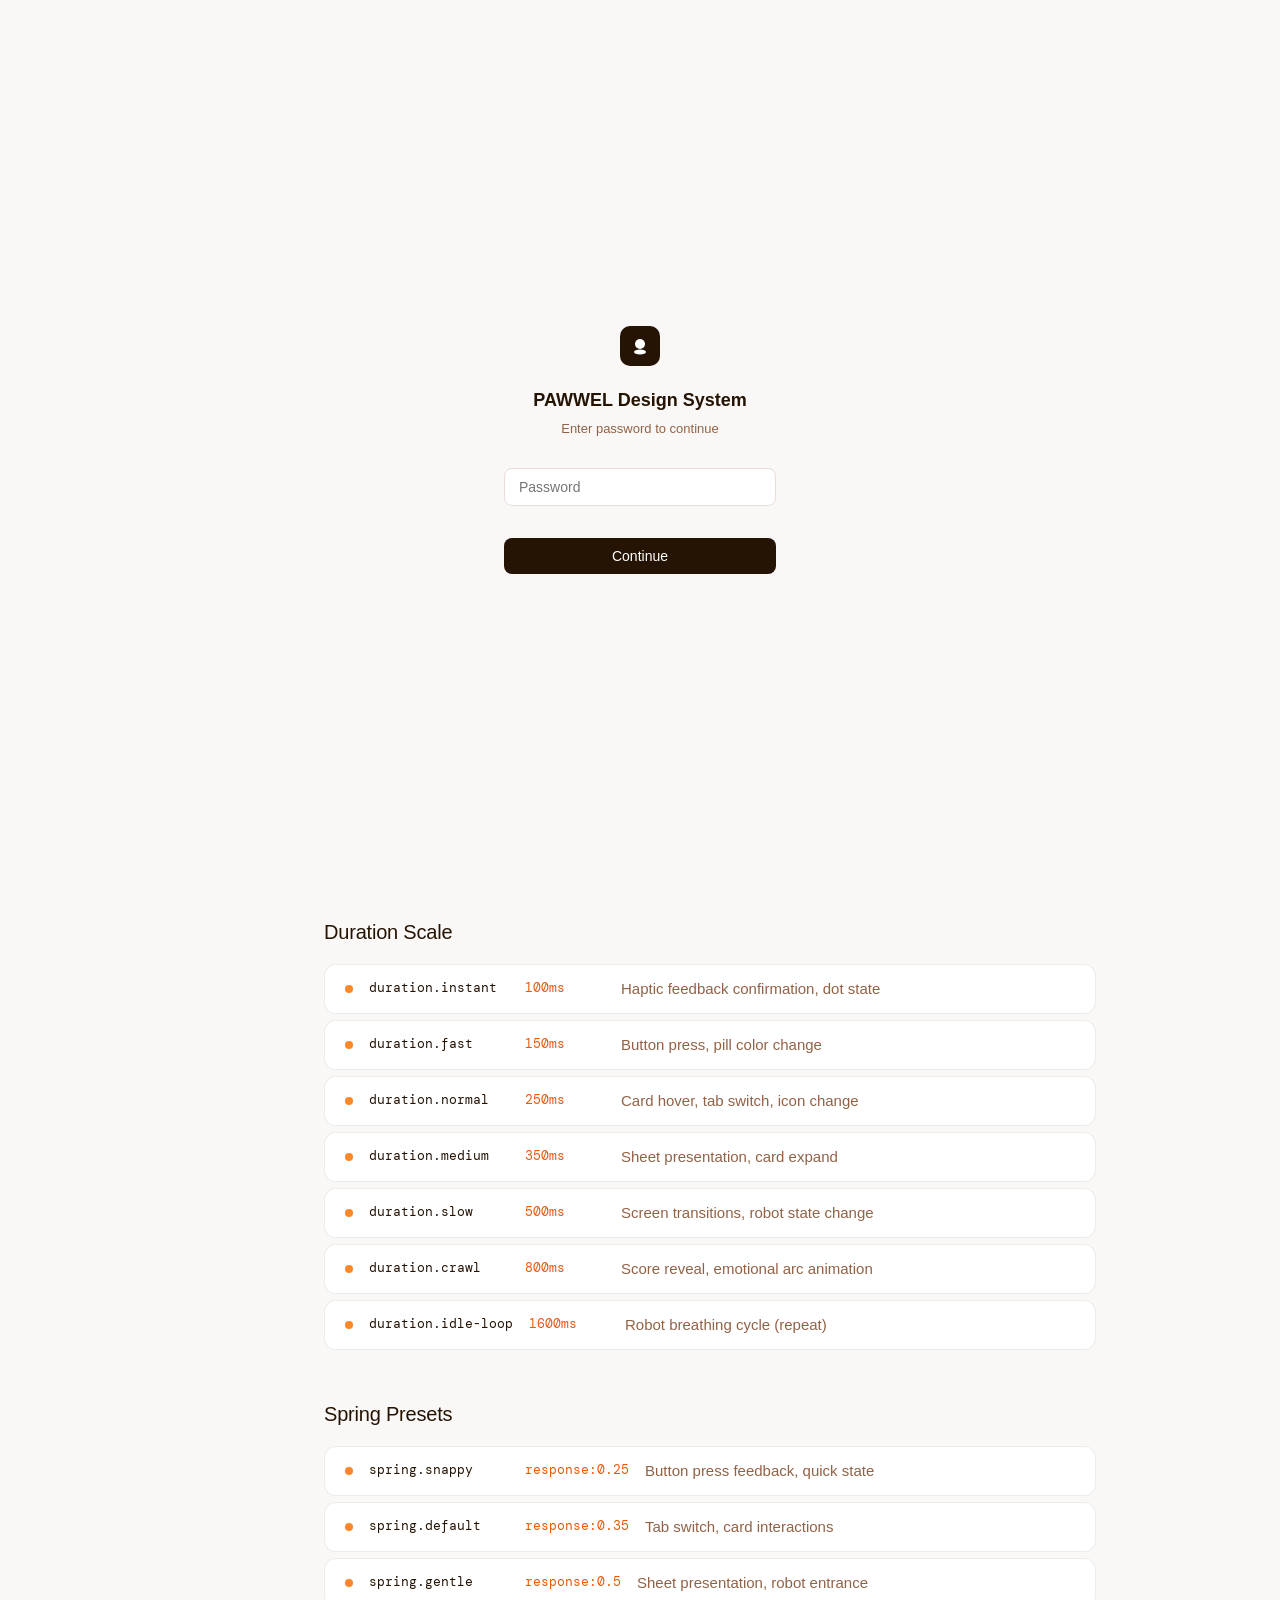
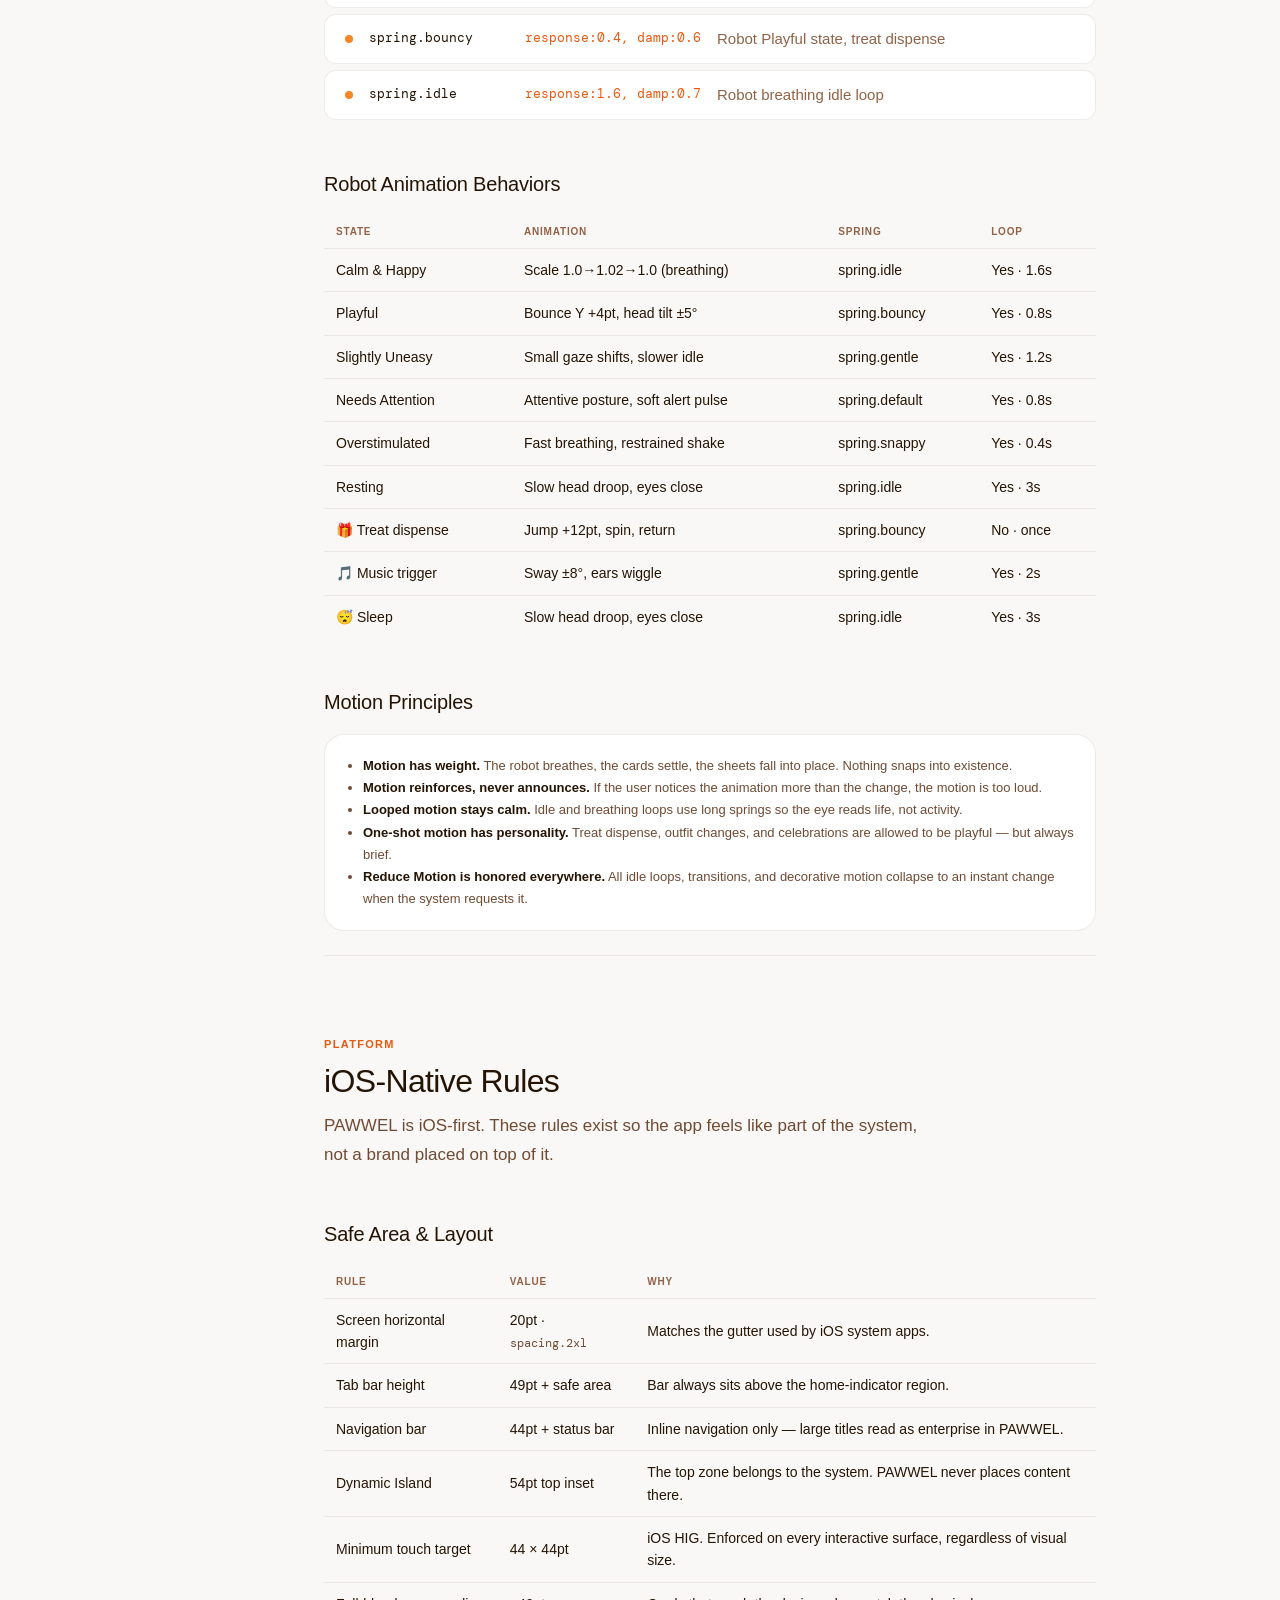
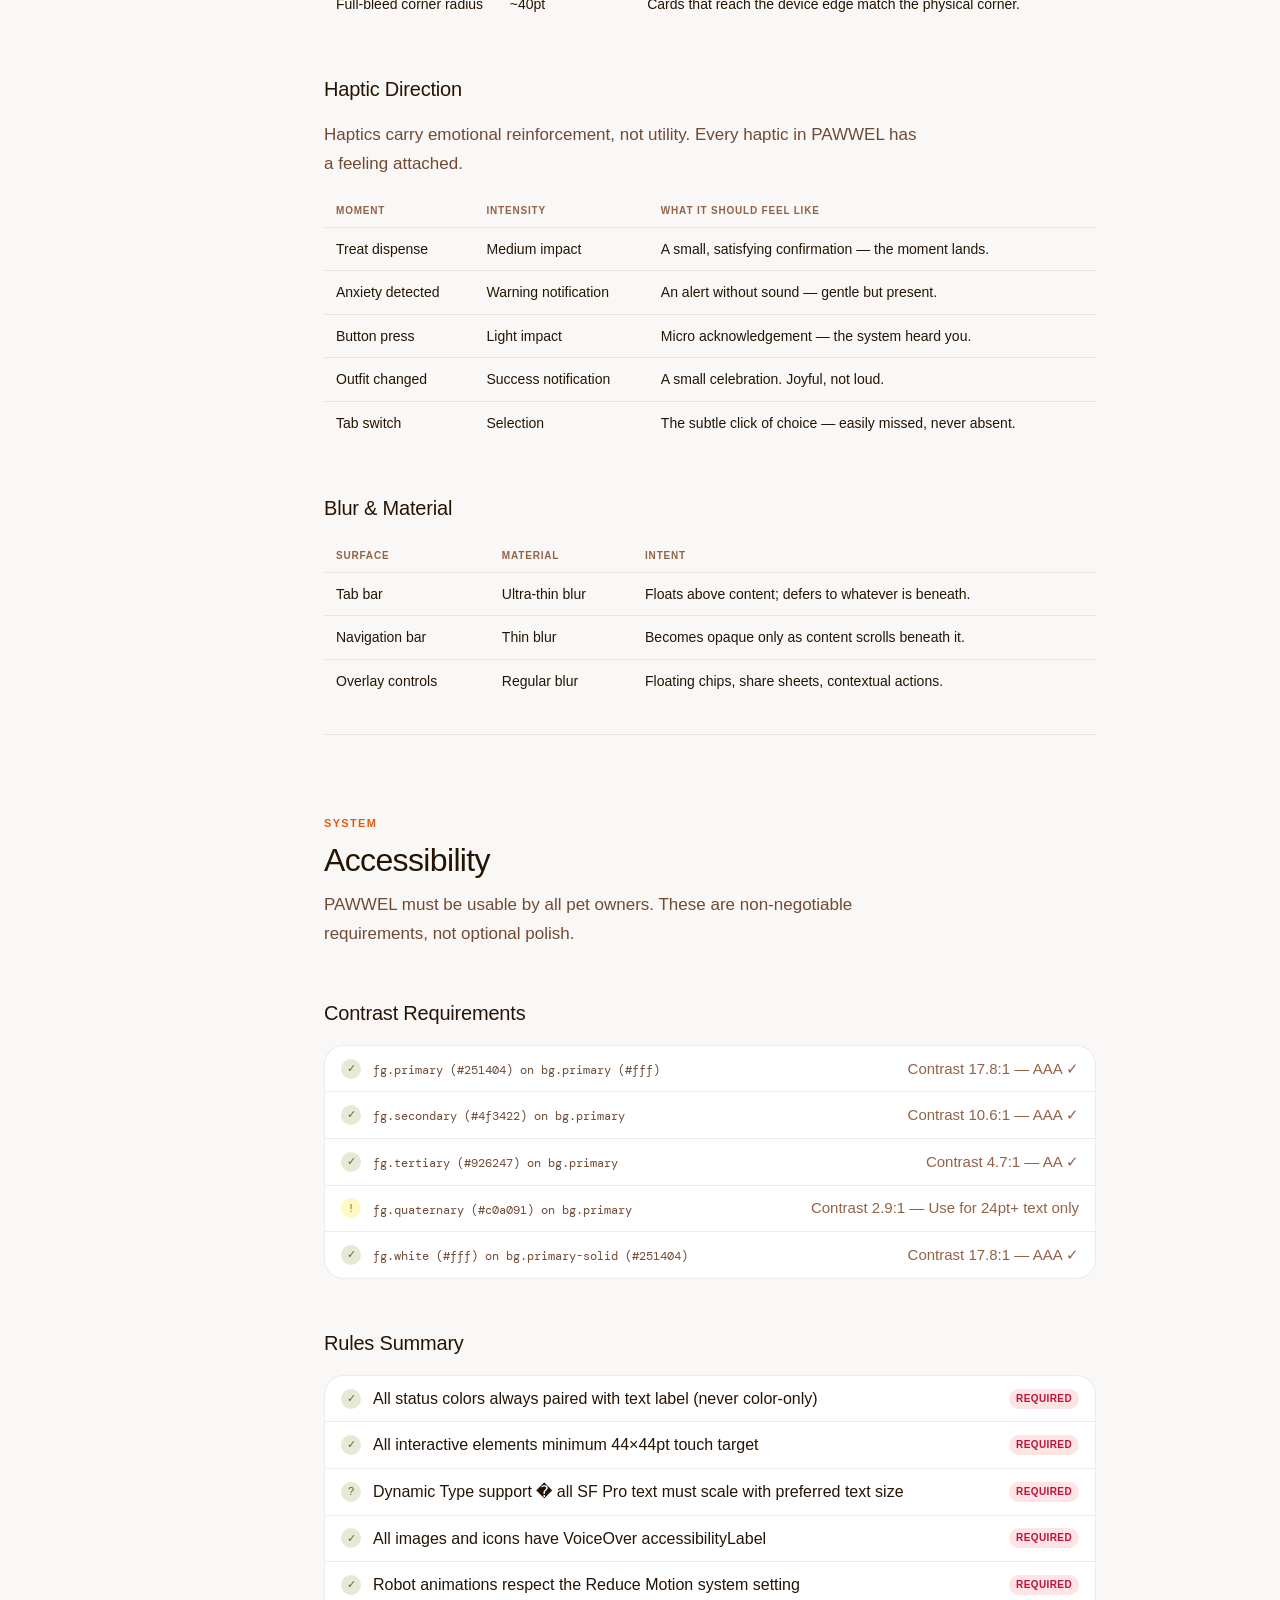
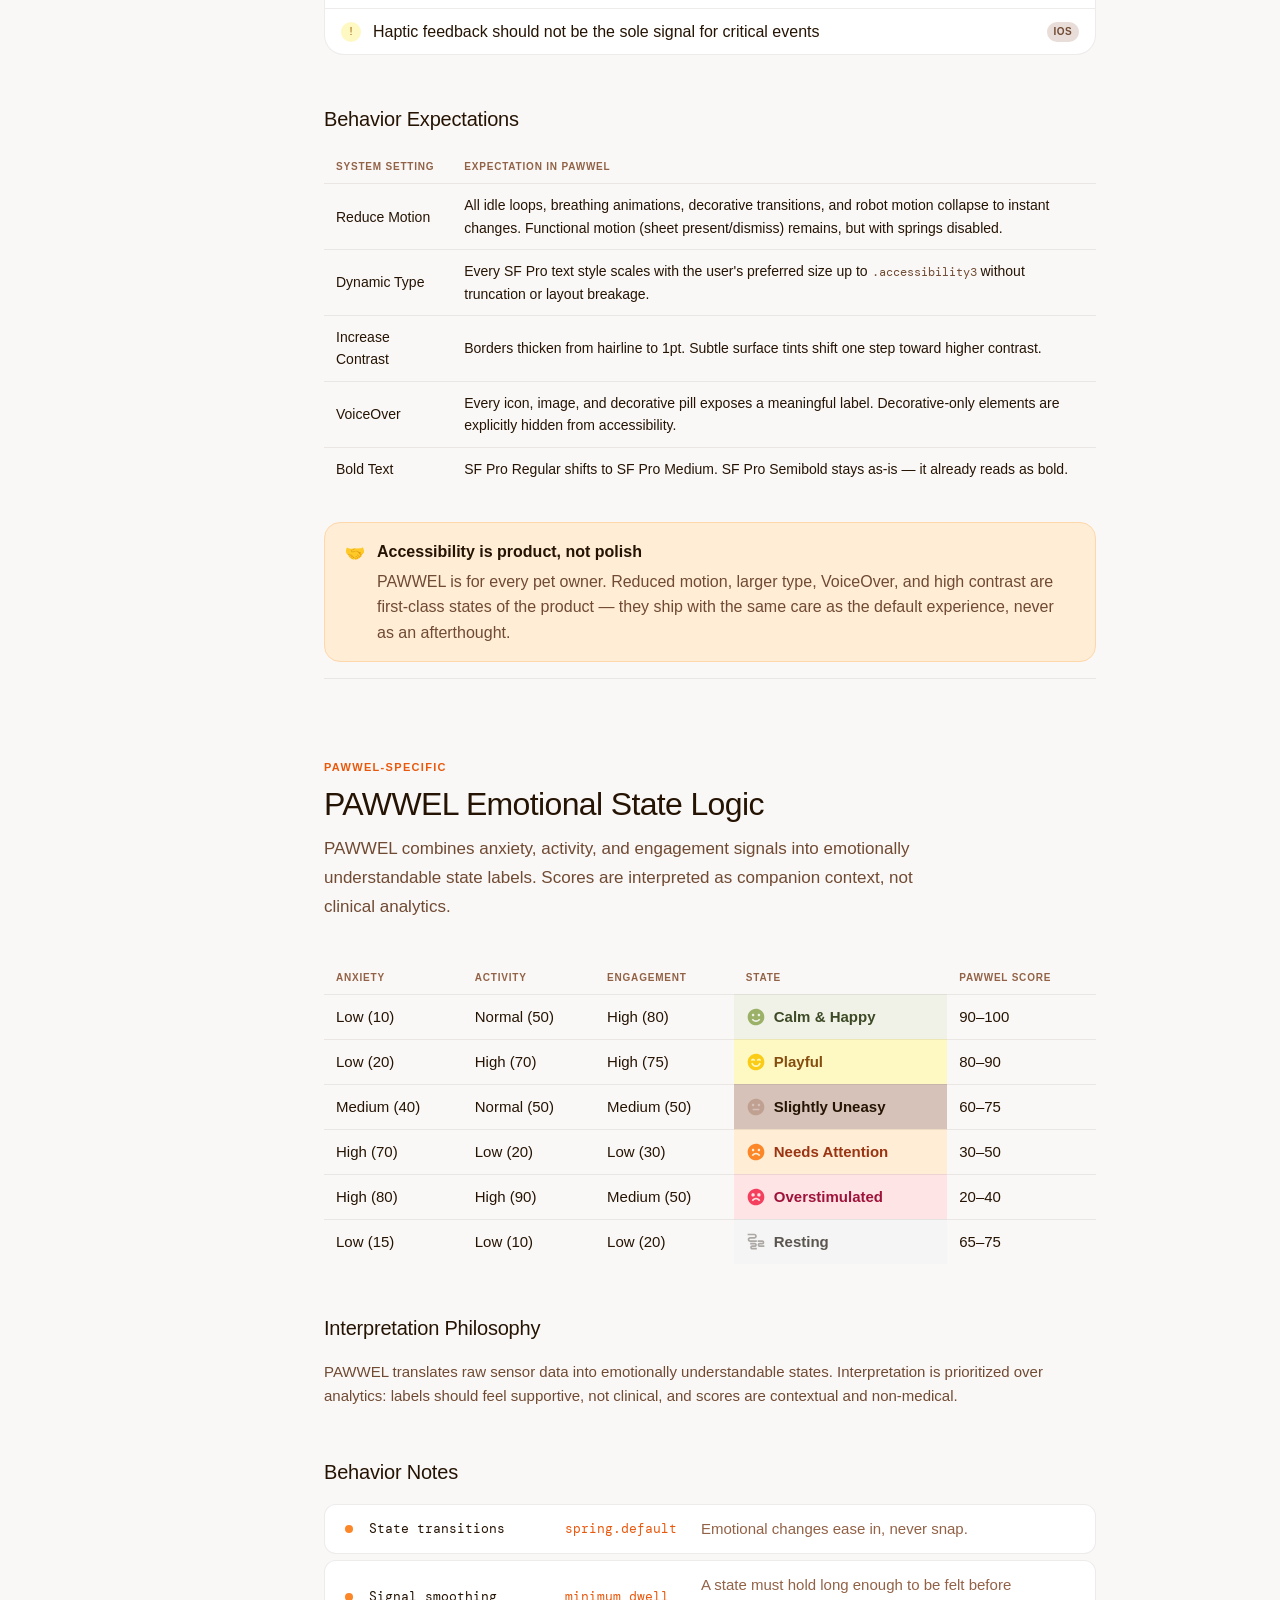
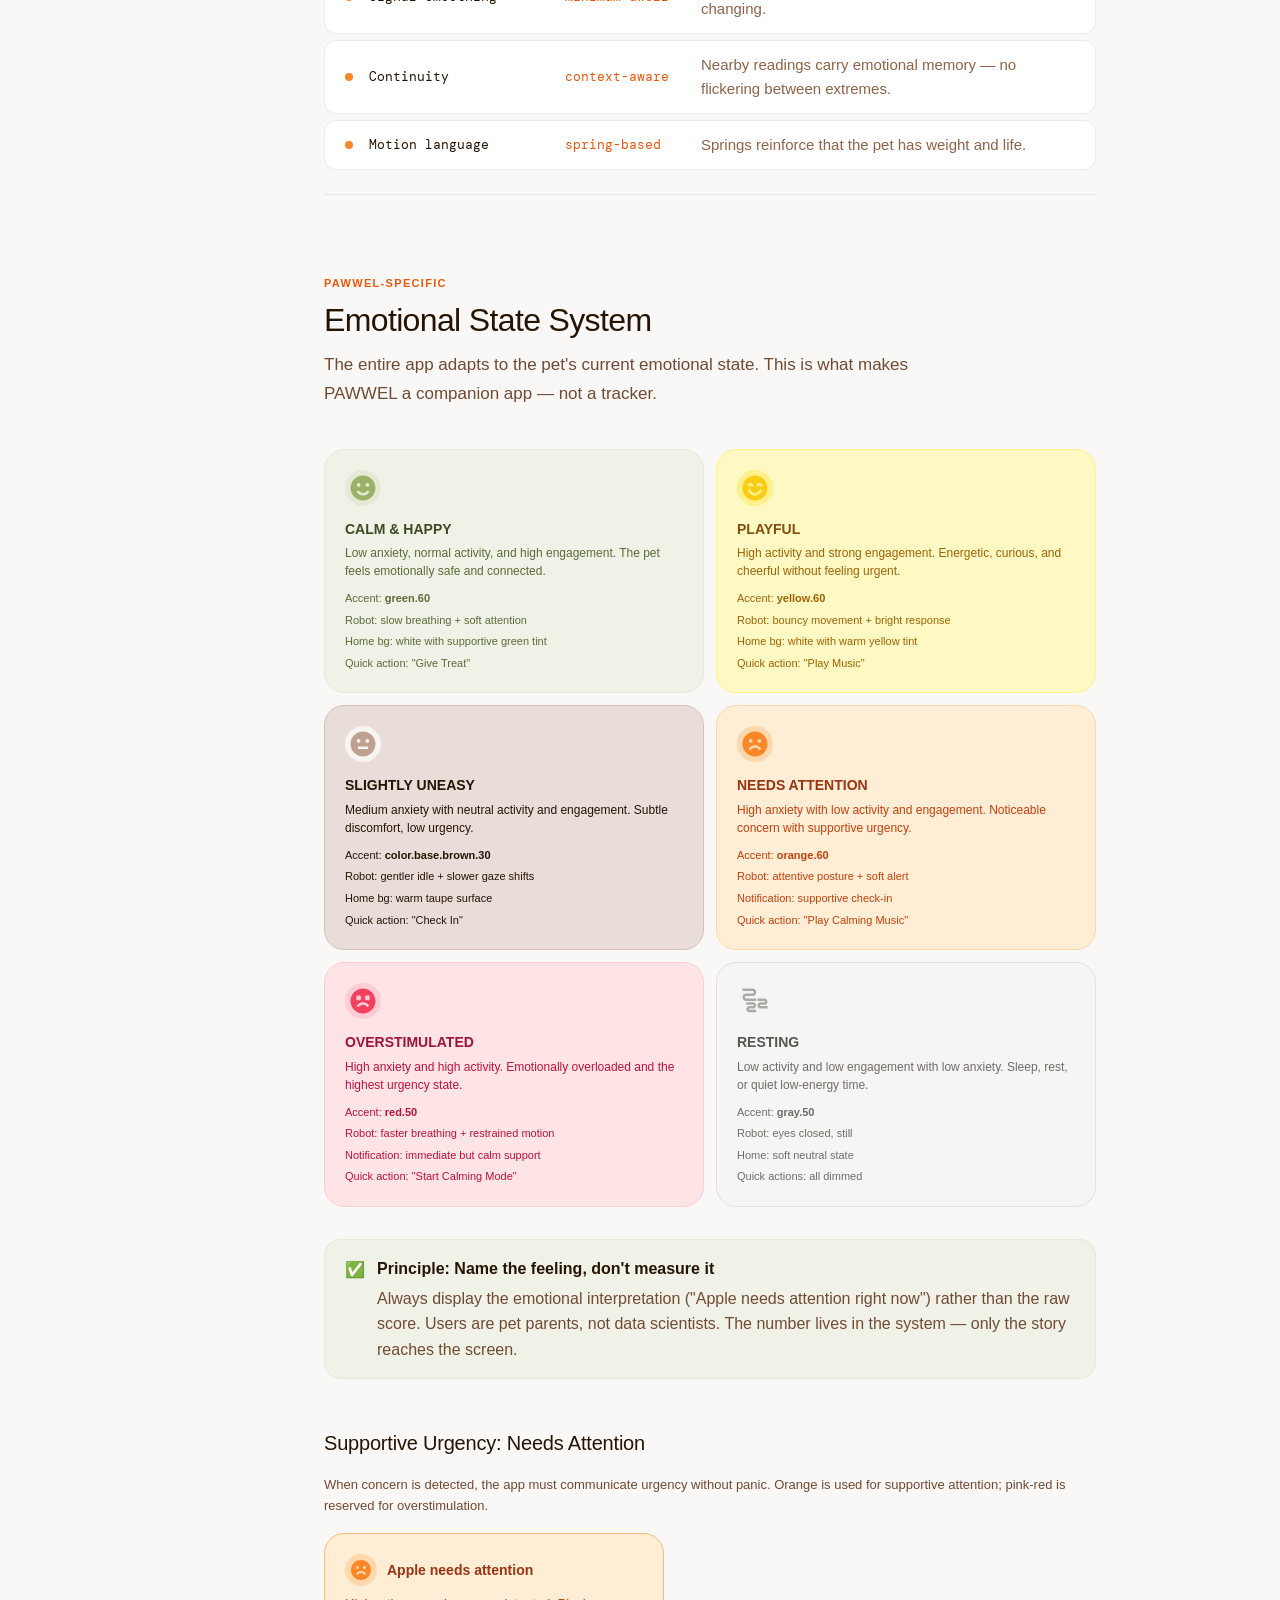
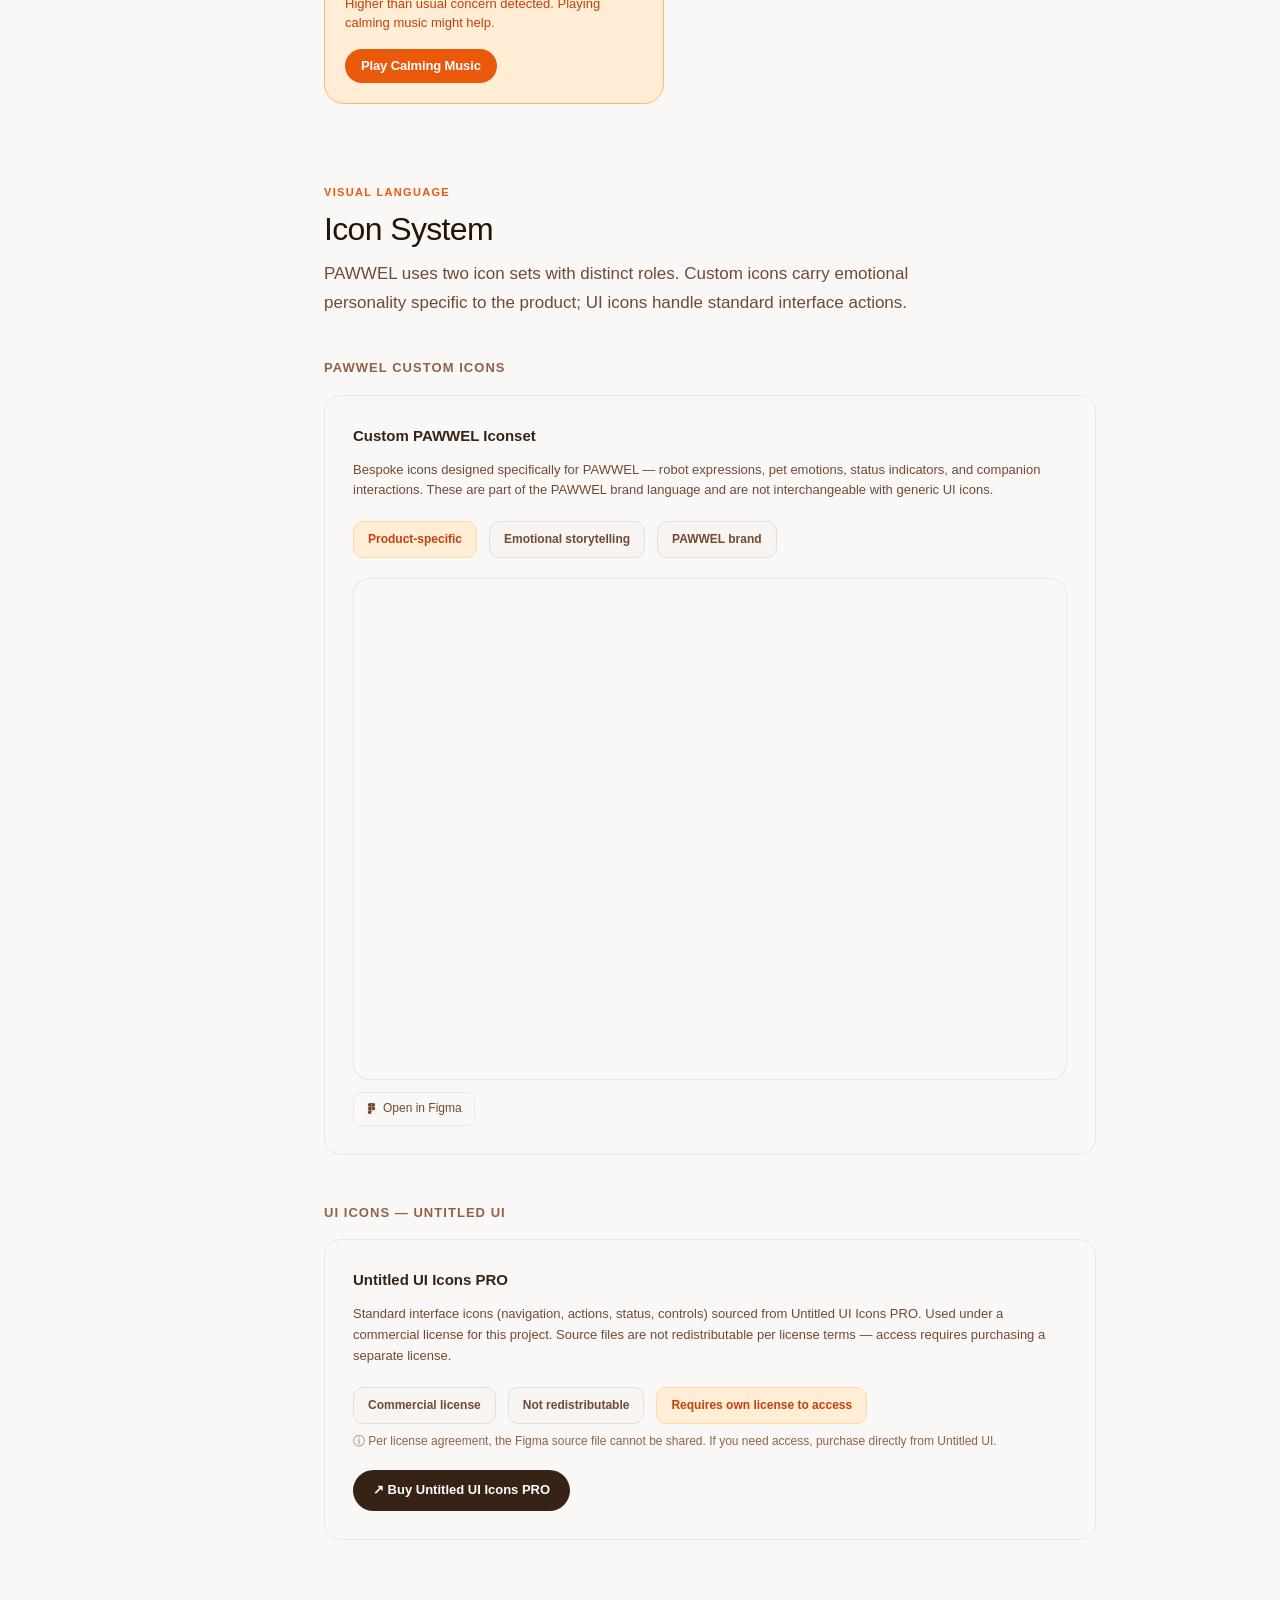
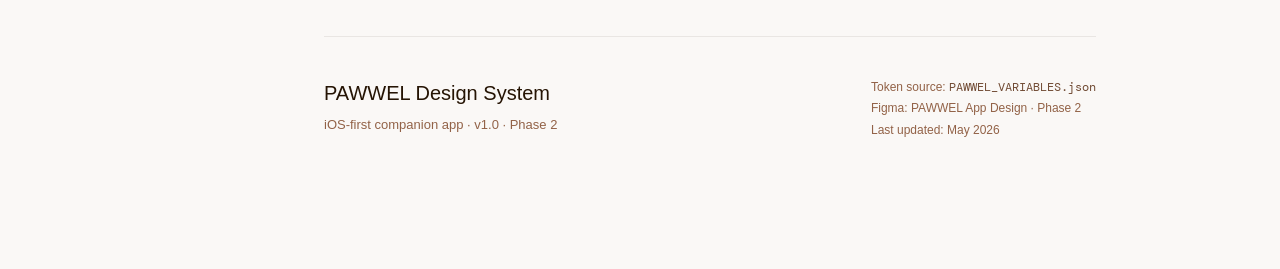
<file: system.html>
<!DOCTYPE html>
<html lang="en">
<head>
<meta charset="utf-8"/>
<meta content="width=device-width, initial-scale=1.0" name="viewport"/>
<title>PAWWEL Design System — System</title>
<link rel="preconnect" href="https://fonts.cdnfonts.com" crossorigin/>
<link href="https://fonts.cdnfonts.com/css/sf-pro-display" rel="stylesheet"/>
<link href="https://fonts.googleapis.com" rel="preconnect"/>
<link href="https://fonts.gstatic.com" rel="preconnect" crossorigin/>
<link href="https://fonts.googleapis.com/css2?family=DM+Mono:wght@400;500&display=swap" rel="stylesheet"/>
<link rel="stylesheet" href="styles.css"/>
<style>
/* ─── FIGMA EMBED ─── */
.figma-embed-wrapper {
  position: relative;
  width: 100%;
  border-radius: var(--radius-2xl);
  overflow: hidden;
  border: 1px solid var(--docs-border);
  background: var(--docs-bg);
  margin-top: 20px;
}
.figma-embed-wrapper iframe {
  width: 100%;
  height: 500px;
  border: none;
  display: block;
}
@media (max-width: 800px) {
  .figma-embed-wrapper iframe {
    height: 360px;
  }
}
</style>
</head>
<body>
<div id="pw-gate" style="position:fixed;inset:0;background:#faf8f6;display:flex;align-items:center;justify-content:center;z-index:9999;">
  <div style="text-align:center;max-width:320px;width:100%;padding:0 24px;">
    <div style="width:40px;height:40px;background:#251404;border-radius:10px;display:flex;align-items:center;justify-content:center;margin:0 auto 20px;">
      <svg viewBox="0 0 20 20" width="20" height="20" fill="white"><circle cx="10" cy="8" r="5"/><ellipse cx="10" cy="16" rx="6" ry="2.5"/></svg>
    </div>
    <div style="font-size:18px;font-weight:600;color:#251404;margin-bottom:4px;">PAWWEL Design System</div>
    <div style="font-size:13px;color:#926247;margin-bottom:28px;">Enter password to continue</div>
    <input id="pw-input" type="password" placeholder="Password"
      style="width:100%;box-sizing:border-box;padding:10px 14px;border:1px solid #e8ddd9;border-radius:8px;font-size:14px;color:#251404;background:#fff;outline:none;margin-bottom:8px;"
      onkeydown="if(event.key==='Enter')checkPw()"
    />
    <div id="pw-error" style="font-size:12px;color:#ea580c;margin-bottom:8px;min-height:16px;"></div>
    <button onclick="checkPw()"
      style="width:100%;padding:10px;background:#251404;color:#fff;border:none;border-radius:8px;font-size:14px;font-weight:500;cursor:pointer;">
      Continue
    </button>
  </div>
</div>
<script>
  (function() {
    if (sessionStorage.getItem('pawwel_auth') === '1') {
      document.getElementById('pw-gate').style.display = 'none';
    }
  })();
  function checkPw() {
    var val = document.getElementById('pw-input').value;
    if (val === 'pawwel') {
      sessionStorage.setItem('pawwel_auth', '1');
      document.getElementById('pw-gate').style.display = 'none';
    } else {
      document.getElementById('pw-error').textContent = 'Incorrect password.';
      document.getElementById('pw-input').focus();
    }
  }
</script>

<script>
  (function() {
    if (sessionStorage.getItem('pawwel_auth') === '1') {
      document.getElementById('pw-gate').style.display = 'none';
    }
  })();
  function checkPw() {
    var val = document.getElementById('pw-input').value;
    if (val === 'pawwel') {
      sessionStorage.setItem('pawwel_auth', '1');
      document.getElementById('pw-gate').style.display = 'none';
    } else {
      document.getElementById('pw-error').textContent = 'Incorrect password.';
      document.getElementById('pw-input').focus();
    }
  }
</script>

<div class="topbar">
  <div class="topbar-left">
    <button class="mobile-menu-btn" id="mobileMenuBtn" aria-label="Open navigation menu" aria-expanded="false" aria-controls="sidebar">
      <div class="hamburger-icon"><span></span><span></span><span></span></div>
    </button>
    <span class="topbar-label">PAWWEL Design System</span>
    <div class="topbar-divider"></div>
    <span class="topbar-label" style="color:var(--docs-text-3);font-weight:400;">v1.0 · iOS-first</span>
  </div>
  <div class="topbar-right">
    <a class="topbar-btn topbar-btn-figma"
       href="https://www.figma.com/design/V7gcrDF4PiK2QDqDyrYfK7/PAWWEL-DESIGN-SYSTEM?node-id=234-1829&t=K90eA8IWtuuhcaqh-1"
       target="_blank" rel="noopener">
      <svg width="13" height="13" viewBox="0 0 38 57" fill="none" xmlns="http://www.w3.org/2000/svg">
        <path d="M19 28.5C19 25.9804 20.0009 23.5641 21.7825 21.7825C23.5641 20.0009 25.9804 19 28.5 19C31.0196 19 33.4359 20.0009 35.2175 21.7825C36.9991 23.5641 38 25.9804 38 28.5C38 31.0196 36.9991 33.4359 35.2175 35.2175C33.4359 36.9991 31.0196 38 28.5 38C25.9804 38 23.5641 36.9991 21.7825 35.2175C20.0009 33.4359 19 31.0196 19 28.5Z" fill="currentColor"/>
        <path d="M0 47.5C0 44.9804 1.00089 42.5641 2.78249 40.7825C4.56408 39.0009 6.98044 38 9.5 38H19V47.5C19 50.0196 17.9991 52.4359 16.2175 54.2175C14.4359 55.9991 12.0196 57 9.5 57C6.98044 57 4.56408 55.9991 2.78249 54.2175C1.00089 52.4359 0 50.0196 0 47.5Z" fill="currentColor"/>
        <path d="M19 0V19H28.5C31.0196 19 33.4359 17.9991 35.2175 16.2175C36.9991 14.4359 38 12.0196 38 9.5C38 6.98044 36.9991 4.56408 35.2175 2.78249C33.4359 1.00089 31.0196 0 28.5 0H19Z" fill="currentColor"/>
        <path d="M0 9.5C0 12.0196 1.00089 14.4359 2.78249 16.2175C4.56408 17.9991 6.98044 19 9.5 19H19V0H9.5C6.98044 0 4.56408 1.00089 2.78249 2.78249C1.00089 4.56408 0 6.98044 0 9.5Z" fill="currentColor"/>
        <path d="M0 28.5C0 31.0196 1.00089 33.4359 2.78249 35.2175C4.56408 36.9991 6.98044 38 9.5 38H19V19H9.5C6.98044 19 4.56408 20.0009 2.78249 21.7825C1.00089 23.5641 0 25.9804 0 28.5Z" fill="currentColor"/>
      </svg>
      Open in Figma
    </a>
  </div>
</div>

<div class="progress-bar">
<div class="progress-fill" id="progressFill"></div>
</div>
<div class="layout">
<div class="sidebar-overlay" id="sidebarOverlay" role="presentation"></div>
<aside class="sidebar" id="sidebar" role="navigation" aria-label="Design system navigation">
<div class="sidebar-header">
<a class="sidebar-logo" href="index.html">
<div class="sidebar-logo-mark">
<svg viewBox="0 0 20 20"><circle cx="10" cy="8" r="5"></circle><ellipse cx="10" cy="16" rx="6" ry="2.5"></ellipse></svg>
</div>
<div class="sidebar-logo-text">
<div class="sidebar-logo-title">PAWWEL</div>
<div class="sidebar-logo-sub">Design System</div>
</div>
</a>
<div class="sidebar-version">v1.0 · iOS-first</div>
</div>
<nav class="sidebar-nav" id="pawwel-nav"></nav>
</aside>
<main class="main">
<div class="hero">
<div class="hero-eyebrow">Design System Guide</div>
<h1 class="hero-title">PAWWEL<br/><span>Design System</span></h1>
<p class="hero-desc">A comprehensive reference for the PAWWEL visual language and component library. Designed to bridge the gap between Figma source designs and technical implementation.</p>
<div class="hero-actions">
<a aria-label="View PAWWEL design system Figma file in a new tab" class="figma-link" href="https://www.figma.com/design/V7gcrDF4PiK2QDqDyrYfK7/PAWWEL-DESIGN-SYSTEM?node-id=234-1829" rel="noopener noreferrer" target="_blank">
<svg aria-hidden="true" fill="none" focusable="false" height="14" viewBox="0 0 38 57" width="14">
<path d="M19 28.5C19 25.98 20 23.56 21.78 21.78C23.56 20 25.98 19 28.5 19C31.02 19 33.44 20 35.22 21.78C37 23.56 38 25.98 38 28.5C38 31.02 37 33.44 35.22 35.22C33.44 37 31.02 38 28.5 38C25.98 38 23.56 37 21.78 35.22C20 33.44 19 31.02 19 28.5Z" fill="#1ABCFE"></path>
<path d="M0 47.5C0 44.98 1 42.56 2.78 40.78C4.56 39 6.98 38 9.5 38H19V47.5C19 50.02 18 52.44 16.22 54.22C14.44 56 12.02 57 9.5 57C6.98 57 4.56 56 2.78 54.22C1 52.44 0 50.02 0 47.5Z" fill="#0ACF83"></path>
<path d="M19 0V19H28.5C31.02 19 33.44 18 35.22 16.22C37 14.44 38 12.02 38 9.5C38 6.98 37 4.56 35.22 2.78C33.44 1 31.02 0 28.5 0H19Z" fill="#FF7262"></path>
<path d="M0 9.5C0 12.02 1 14.44 2.78 16.22C4.56 18 6.98 19 9.5 19H19V0H9.5C6.98 0 4.56 1 2.78 2.78C1 4.56 0 6.98 0 9.5Z" fill="#FF3737"></path>
<path d="M0 28.5C0 31.02 1 33.44 2.78 35.22C4.56 37 6.98 38 9.5 38H19V19H9.5C6.98 19 4.56 20 2.78 21.78C1 23.56 0 25.98 0 28.5Z" fill="#A259FF"></path>
</svg>
<span>View Figma File</span>
</a>
</div>
<div class="hero-meta">
<div class="hero-meta-item"><div class="hero-meta-label">Platform</div><div class="hero-meta-value">iOS Native Experience</div></div>
<div class="hero-meta-item"><div class="hero-meta-label">Mode</div><div class="hero-meta-value">Light</div></div>
<div class="hero-meta-item"><div class="hero-meta-label">Font</div><div class="hero-meta-value">SF Pro</div></div>
</div>
</div>
<div class="main-inner">
</section><section class="section" id="motion">
<div class="section-eyebrow">System</div>
<h2 class="section-title">Motion System</h2>
<p class="section-desc">
              PAWWEL's motion is physics-based, never linear. Every animation
              should feel like something that has weight and life — especially
              the robot.
            </p>
<h3 class="subsection">Duration Scale</h3>
<div class="motion-demo">
<div class="motion-row">
<div class="motion-dot"></div>
<span class="motion-name">duration.instant</span><span class="motion-val">100ms</span><span class="motion-use">Haptic feedback confirmation, dot state</span>
</div>
<div class="motion-row">
<div class="motion-dot"></div>
<span class="motion-name">duration.fast</span><span class="motion-val">150ms</span><span class="motion-use">Button press, pill color change</span>
</div>
<div class="motion-row">
<div class="motion-dot"></div>
<span class="motion-name">duration.normal</span><span class="motion-val">250ms</span><span class="motion-use">Card hover, tab switch, icon change</span>
</div>
<div class="motion-row">
<div class="motion-dot"></div>
<span class="motion-name">duration.medium</span><span class="motion-val">350ms</span><span class="motion-use">Sheet presentation, card expand</span>
</div>
<div class="motion-row">
<div class="motion-dot"></div>
<span class="motion-name">duration.slow</span><span class="motion-val">500ms</span><span class="motion-use">Screen transitions, robot state change</span>
</div>
<div class="motion-row">
<div class="motion-dot"></div>
<span class="motion-name">duration.crawl</span><span class="motion-val">800ms</span><span class="motion-use">Score reveal, emotional arc animation</span>
</div>
<div class="motion-row">
<div class="motion-dot"></div>
<span class="motion-name">duration.idle-loop</span><span class="motion-val">1600ms</span><span class="motion-use">Robot breathing cycle (repeat)</span>
</div>
</div>
<h3 class="subsection">Spring Presets</h3>
<div class="motion-demo">
<div class="motion-row">
<div class="motion-dot"></div>
<span class="motion-name">spring.snappy</span><span class="motion-val">response:0.25</span><span class="motion-use">Button press feedback, quick state</span>
</div>
<div class="motion-row">
<div class="motion-dot"></div>
<span class="motion-name">spring.default</span><span class="motion-val">response:0.35</span><span class="motion-use">Tab switch, card interactions</span>
</div>
<div class="motion-row">
<div class="motion-dot"></div>
<span class="motion-name">spring.gentle</span><span class="motion-val">response:0.5</span><span class="motion-use">Sheet presentation, robot entrance</span>
</div>
<div class="motion-row">
<div class="motion-dot"></div>
<span class="motion-name">spring.bouncy</span><span class="motion-val">response:0.4, damp:0.6</span><span class="motion-use">Robot Playful state, treat dispense</span>
</div>
<div class="motion-row">
<div class="motion-dot"></div>
<span class="motion-name">spring.idle</span><span class="motion-val">response:1.6, damp:0.7</span><span class="motion-use">Robot breathing idle loop</span>
</div>
</div>
<h3 class="subsection">Robot Animation Behaviors</h3>
<table class="token-table">
<thead>
<tr>
<th>State</th>
<th>Animation</th>
<th>Spring</th>
<th>Loop</th>
</tr>
</thead>
<tbody>
<tr>
<td>Calm &amp; Happy</td>
<td>Scale 1.0→1.02→1.0 (breathing)</td>
<td>spring.idle</td>
<td>Yes · 1.6s</td>
</tr>
<tr>
<td>Playful</td>
<td>Bounce Y +4pt, head tilt ±5°</td>
<td>spring.bouncy</td>
<td>Yes · 0.8s</td>
</tr>
<tr>
<td>Slightly Uneasy</td>
<td>Small gaze shifts, slower idle</td>
<td>spring.gentle</td>
<td>Yes · 1.2s</td>
</tr>
<tr>
<td>Needs Attention</td>
<td>Attentive posture, soft alert pulse</td>
<td>spring.default</td>
<td>Yes · 0.8s</td>
</tr>
<tr>
<td>Overstimulated</td>
<td>Fast breathing, restrained shake</td>
<td>spring.snappy</td>
<td>Yes · 0.4s</td>
</tr>
<tr>
<td>Resting</td>
<td>Slow head droop, eyes close</td>
<td>spring.idle</td>
<td>Yes · 3s</td>
</tr>
<tr>
<td>🎁 Treat dispense</td>
<td>Jump +12pt, spin, return</td>
<td>spring.bouncy</td>
<td>No · once</td>
</tr>
<tr>
<td>🎵 Music trigger</td>
<td>Sway ±8°, ears wiggle</td>
<td>spring.gentle</td>
<td>Yes · 2s</td>
</tr>
<tr>
<td>😴 Sleep</td>
<td>Slow head droop, eyes close</td>
<td>spring.idle</td>
<td>Yes · 3s</td>
</tr>
</tbody>
</table>
<h3 class="subsection">Motion Principles</h3>
<div style="
                background: var(--docs-surface);
                border: 1px solid var(--docs-border);
                border-radius: var(--radius-3xl);
                padding: 20px;
                margin-bottom: 24px;
                font-size: 13px;
                color: var(--docs-text-2);
                line-height: 1.7;
              ">
<ul style="padding-left: 18px; margin: 0">
<li>
<strong style="color: var(--docs-text)">Motion has weight.</strong>
                  The robot breathes, the cards settle, the sheets fall into
                  place. Nothing snaps into existence.
                </li>
<li>
<strong style="color: var(--docs-text)">Motion reinforces, never announces.</strong>
                  If the user notices the animation more than the change, the
                  motion is too loud.
                </li>
<li>
<strong style="color: var(--docs-text)">Looped motion stays calm.</strong>
                  Idle and breathing loops use long springs so the eye reads
                  life, not activity.
                </li>
<li>
<strong style="color: var(--docs-text)">One-shot motion has personality.</strong>
                  Treat dispense, outfit changes, and celebrations are allowed
                  to be playful — but always brief.
                </li>
<li>
<strong style="color: var(--docs-text)">Reduce Motion is honored everywhere.</strong>
                  All idle loops, transitions, and decorative motion collapse to
                  an instant change when the system requests it.
                </li>
</ul>
</div>
</section><section class="section" id="ios-native">
<div class="section-eyebrow">Platform</div>
<h2 class="section-title">iOS-Native Rules</h2>
<p class="section-desc">
              PAWWEL is iOS-first. These rules exist so the app feels like part
              of the system, not a brand placed on top of it.
            </p>
<h3 class="subsection">Safe Area &amp; Layout</h3>
<table class="token-table">
<thead>
<tr>
<th>Rule</th>
<th>Value</th>
<th>Why</th>
</tr>
</thead>
<tbody>
<tr>
<td>Screen horizontal margin</td>
<td>20pt · <span class="mono">spacing.2xl</span></td>
<td>Matches the gutter used by iOS system apps.</td>
</tr>
<tr>
<td>Tab bar height</td>
<td>49pt + safe area</td>
<td>Bar always sits above the home-indicator region.</td>
</tr>
<tr>
<td>Navigation bar</td>
<td>44pt + status bar</td>
<td>
                    Inline navigation only — large titles read as enterprise in
                    PAWWEL.
                  </td>
</tr>
<tr>
<td>Dynamic Island</td>
<td>54pt top inset</td>
<td>
                    The top zone belongs to the system. PAWWEL never places
                    content there.
                  </td>
</tr>
<tr>
<td>Minimum touch target</td>
<td>44 × 44pt</td>
<td>
                    iOS HIG. Enforced on every interactive surface, regardless
                    of visual size.
                  </td>
</tr>
<tr>
<td>Full-bleed corner radius</td>
<td>~40pt</td>
<td>
                    Cards that reach the device edge match the physical corner.
                  </td>
</tr>
</tbody>
</table>
<h3 class="subsection">Haptic Direction</h3>
<p class="section-desc" style="margin-bottom: 16px">
              Haptics carry emotional reinforcement, not utility. Every haptic
              in PAWWEL has a feeling attached.
            </p>
<table class="token-table">
<thead>
<tr>
<th>Moment</th>
<th>Intensity</th>
<th>What it should feel like</th>
</tr>
</thead>
<tbody>
<tr>
<td>Treat dispense</td>
<td>Medium impact</td>
<td>A small, satisfying confirmation — the moment lands.</td>
</tr>
<tr>
<td>Anxiety detected</td>
<td>Warning notification</td>
<td>An alert without sound — gentle but present.</td>
</tr>
<tr>
<td>Button press</td>
<td>Light impact</td>
<td>Micro acknowledgement — the system heard you.</td>
</tr>
<tr>
<td>Outfit changed</td>
<td>Success notification</td>
<td>A small celebration. Joyful, not loud.</td>
</tr>
<tr>
<td>Tab switch</td>
<td>Selection</td>
<td>
                    The subtle click of choice — easily missed, never absent.
                  </td>
</tr>
</tbody>
</table>
<h3 class="subsection">Blur &amp; Material</h3>
<table class="token-table">
<thead>
<tr>
<th>Surface</th>
<th>Material</th>
<th>Intent</th>
</tr>
</thead>
<tbody>
<tr>
<td>Tab bar</td>
<td>Ultra-thin blur</td>
<td>Floats above content; defers to whatever is beneath.</td>
</tr>
<tr>
<td>Navigation bar</td>
<td>Thin blur</td>
<td>Becomes opaque only as content scrolls beneath it.</td>
</tr>
<tr>
<td>Overlay controls</td>
<td>Regular blur</td>
<td>Floating chips, share sheets, contextual actions.</td>
</tr>
</tbody>
</table>
</section><section class="section" id="accessibility">
<div class="section-eyebrow">System</div>
<h2 class="section-title">Accessibility</h2>
<p class="section-desc">
              PAWWEL must be usable by all pet owners. These are non-negotiable
              requirements, not optional polish.
            </p>
<h3 class="subsection">Contrast Requirements</h3>
<div style="
                background: var(--docs-surface);
                border: 1px solid var(--docs-border);
                border-radius: var(--radius-3xl);
                overflow: hidden;
                margin-bottom: 24px;
              ">
<div class="a11y-row">
<div class="a11y-check a11y-pass">✓</div>
<div class="a11y-label">
<span class="mono">fg.primary (#251404) on bg.primary (#fff)</span>
</div>
<div class="a11y-note">Contrast 17.8:1 — AAA ✓</div>
</div>
<div class="a11y-row">
<div class="a11y-check a11y-pass">✓</div>
<div class="a11y-label">
<span class="mono">fg.secondary (#4f3422) on bg.primary</span>
</div>
<div class="a11y-note">Contrast 10.6:1 — AAA ✓</div>
</div>
<div class="a11y-row">
<div class="a11y-check a11y-pass">✓</div>
<div class="a11y-label">
<span class="mono">fg.tertiary (#926247) on bg.primary</span>
</div>
<div class="a11y-note">Contrast 4.7:1 — AA ✓</div>
</div>
<div class="a11y-row">
<div class="a11y-check a11y-warn">!</div>
<div class="a11y-label">
<span class="mono">fg.quaternary (#c0a091) on bg.primary</span>
</div>
<div class="a11y-note">
                  Contrast 2.9:1 — Use for 24pt+ text only
                </div>
</div>
<div class="a11y-row">
<div class="a11y-check a11y-pass">✓</div>
<div class="a11y-label">
<span class="mono">fg.white (#fff) on bg.primary-solid (#251404)</span>
</div>
<div class="a11y-note">Contrast 17.8:1 — AAA ✓</div>
</div>
</div>
<h3 class="subsection">Rules Summary</h3>
<div style="
                background: var(--docs-surface);
                border: 1px solid var(--docs-border);
                border-radius: var(--radius-3xl);
                overflow: hidden;
                margin-bottom: 24px;
              ">
<div class="a11y-row">
<div class="a11y-check a11y-pass">✓</div>
<div class="a11y-label">
                  All status colors always paired with text label (never
                  color-only)
                </div>
<div class="a11y-note badge badge-required" style="flex-shrink: 0">
                  Required
                </div>
</div>
<div class="a11y-row">
<div class="a11y-check a11y-pass">✓</div>
<div class="a11y-label">
                  All interactive elements minimum 44×44pt touch target
                </div>
<div class="a11y-note badge badge-required" style="flex-shrink: 0">
                  Required
                </div>
</div>
<div class="a11y-row">
<div class="a11y-check a11y-pass">?</div>
<div class="a11y-label">
                  Dynamic Type support � all SF Pro text must scale with preferred
                  text size
                </div>
<div class="a11y-note badge badge-required" style="flex-shrink: 0">
                  Required
                </div>
</div>
<div class="a11y-row">
<div class="a11y-check a11y-pass">✓</div>
<div class="a11y-label">
                  All images and icons have VoiceOver accessibilityLabel
                </div>
<div class="a11y-note badge badge-required" style="flex-shrink: 0">
                  Required
                </div>
</div>
<div class="a11y-row">
<div class="a11y-check a11y-pass">✓</div>
<div class="a11y-label">
                  Robot animations respect the Reduce Motion system setting
                </div>
<div class="a11y-note badge badge-required" style="flex-shrink: 0">
                  Required
                </div>
</div>
<div class="a11y-row">
<div class="a11y-check a11y-warn">!</div>
<div class="a11y-label">
                  Haptic feedback should not be the sole signal for critical
                  events
                </div>
<div class="a11y-note badge badge-ios" style="flex-shrink: 0">
                  iOS
                </div>
</div>
</div>
<h3 class="subsection">Behavior Expectations</h3>
<table class="token-table">
<thead>
<tr>
<th>System Setting</th>
<th>Expectation in PAWWEL</th>
</tr>
</thead>
<tbody>
<tr>
<td>Reduce Motion</td>
<td>
                    All idle loops, breathing animations, decorative
                    transitions, and robot motion collapse to instant changes.
                    Functional motion (sheet present/dismiss) remains, but with
                    springs disabled.
                  </td>
</tr>
<tr>
<td>Dynamic Type</td>
<td>
                    Every SF Pro text style scales with the user's preferred size
                    up to <span class="mono">.accessibility3</span> without
                    truncation or layout breakage.
                  </td>
</tr>
<tr>
<td>Increase Contrast</td>
<td>
                    Borders thicken from hairline to 1pt. Subtle surface tints
                    shift one step toward higher contrast.
                  </td>
</tr>
<tr>
<td>VoiceOver</td>
<td>
                    Every icon, image, and decorative pill exposes a meaningful
                    label. Decorative-only elements are explicitly hidden from
                    accessibility.
                  </td>
</tr>
<tr>
<td>Bold Text</td>
<td>
                    SF Pro Regular shifts to SF Pro Medium. SF Pro Semibold stays
                    as-is — it already reads as bold.
                  </td>
</tr>
</tbody>
</table>
<div class="callout callout-info" style="margin-top: 24px">
<div class="callout-icon">🤝</div>
<div class="callout-body">
<div class="callout-title">
                  Accessibility is product, not polish
                </div>
<div class="callout-text">
                  PAWWEL is for every pet owner. Reduced motion, larger type,
                  VoiceOver, and high contrast are first-class states of the
                  product — they ship with the same care as the default
                  experience, never as an afterthought.
                </div>
</div>
</div>
</section><section class="section" id="emotional-state-logic">
<div class="section-eyebrow">PAWWEL-Specific</div>
<h2 class="section-title">PAWWEL Emotional State Logic</h2>
<p class="section-desc">
              PAWWEL combines anxiety, activity, and engagement signals into
              emotionally understandable state labels. Scores are interpreted as
              companion context, not clinical analytics.
            </p>
<table class="token-table" style="font-size: 15px">
<thead>
<tr>
<th>Anxiety</th>
<th>Activity</th>
<th>Engagement</th>
<th>State</th>
<th>Pawwel Score</th>
</tr>
</thead>
<tbody>
<tr>
<td>Low (10)</td>
<td>Normal (50)</td>
<td>High (80)</td>
<td style="
                      background: var(--green-10);
                      color: var(--green-80);
                      font-weight: 700;
                    ">
<span class="emotion-state-cell"><svg class="emotion-icon-sm" aria-label="" role="img" width="48" height="48" viewBox="0 0 48 48" fill="none" xmlns="http://www.w3.org/2000/svg">
<path fill-rule="evenodd" clip-rule="evenodd" d="M4 24C4 12.9543 12.9543 4 24 4C35.0457 4 44 12.9543 44 24C44 35.0457 35.0457 44 24 44C12.9543 44 4 35.0457 4 24ZM17 22C18.6568 22 20 20.6569 20 19C20 17.3431 18.6568 16 17 16C15.3431 16 14 17.3431 14 19C14 20.6569 15.3431 22 17 22ZM31 22C32.6568 22 34 20.6569 34 19C34 17.3431 32.6568 16 31 16C29.3431 16 28 17.3431 28 19C28 20.6569 29.3431 22 31 22ZM18 34.3923C19.8242 35.4455 21.8935 36 24 36C26.1064 36 28.1757 35.4455 30 34.3923C31.8242 33.3391 33.3391 31.8242 34.3923 30L30.9282 28C30.226 29.2162 29.2161 30.2261 28 30.9282C26.7838 31.6304 25.4043 32 24 32C22.5957 32 21.2161 31.6303 20 30.9282C18.7838 30.2261 17.7739 29.2162 17.0718 28L13.6077 30C14.6609 31.8242 16.1757 33.3391 18 34.3923Z" fill="#9BB167"/>
</svg>Calm &amp; Happy</span>
</td>
<td>90–100</td>
</tr>
<tr>
<td>Low (20)</td>
<td>High (70)</td>
<td>High (75)</td>
<td style="
                      background: var(--yellow-10);
                      color: var(--yellow-80);
                      font-weight: 700;
                    ">
<span class="emotion-state-cell"><svg class="emotion-icon-sm" aria-label="" role="img" width="48" height="48" viewBox="0 0 48 48" fill="none" xmlns="http://www.w3.org/2000/svg">
<path fill-rule="evenodd" clip-rule="evenodd" d="M4 24C4 12.9543 12.9543 4 24 4C35.0457 4 44 12.9543 44 24C44 35.0457 35.0457 44 24 44C12.9543 44 4 35.0457 4 24ZM24 36C21.3584 36 18.7906 35.1284 16.6949 33.5202C14.5991 31.9121 13.0926 29.6574 12.4089 27.1058L16.2726 26.0706C16.7284 27.7716 17.7328 29.2748 19.1299 30.3468C20.5271 31.4189 22.2389 32 24 32C25.7611 32 27.4729 31.4189 28.8701 30.3468C30.2672 29.2748 31.2716 27.7716 31.7274 26.0706L35.5911 27.1058C34.9074 29.6574 33.4009 31.9121 31.3051 33.5202C29.2094 35.1283 26.6416 36 24 36ZM15.0866 16.3806C15.6932 16.1293 16.3434 16 17 16C17.6566 16 18.3068 16.1293 18.9134 16.3806C19.52 16.6319 20.0712 17.0002 20.5355 17.4645C20.9998 17.9288 21.3681 18.48 21.6194 19.0866C21.8707 19.6932 22 20.3434 22 21H18C18 20.8687 17.9741 20.7386 17.9239 20.6173C17.8736 20.496 17.8 20.3858 17.7071 20.2929C17.6142 20.2 17.504 20.1264 17.3827 20.0761C17.2614 20.0259 17.1313 20 17 20C16.8687 20 16.7386 20.0259 16.6173 20.0761C16.496 20.1264 16.3858 20.2 16.2929 20.2929C16.2 20.3858 16.1264 20.496 16.0761 20.6173C16.0259 20.7386 16 20.8687 16 21H12C12 20.3434 12.1293 19.6932 12.3806 19.0866C12.6319 18.48 13.0002 17.9288 13.4645 17.4645C13.9288 17.0002 14.48 16.6319 15.0866 16.3806ZM31 16C30.3434 16 29.6932 16.1293 29.0866 16.3806C28.48 16.6319 27.9288 17.0002 27.4645 17.4645C27.0002 17.9288 26.6319 18.48 26.3806 19.0866C26.1293 19.6932 26 20.3434 26 21H30C30 20.8687 30.0259 20.7386 30.0761 20.6173C30.1264 20.496 30.2 20.3858 30.2929 20.2929C30.3858 20.2 30.496 20.1264 30.6173 20.0761C30.7386 20.0259 30.8687 20 31 20C31.1313 20 31.2614 20.0259 31.3827 20.0761C31.504 20.1264 31.6142 20.2 31.7071 20.2929C31.8 20.3858 31.8736 20.496 31.9239 20.6173C31.9741 20.7386 32 20.8687 32 21H36C36 20.3434 35.8707 19.6932 35.6194 19.0866C35.3681 18.48 34.9998 17.9288 34.5355 17.4645C34.0712 17.0002 33.52 16.6319 32.9134 16.3806C32.3068 16.1293 31.6566 16 31 16Z" fill="#FACC15"/>
</svg>Playful</span>
</td>
<td>80–90</td>
</tr>
<tr>
<td>Medium (40)</td>
<td>Normal (50)</td>
<td>Medium (50)</td>
<td style="
                      background: var(--brown-30);
                      color: var(--brown-100);
                      font-weight: 700;
                    ">
<span class="emotion-state-cell"><svg class="emotion-icon-sm" aria-label="" role="img" width="48" height="48" viewBox="0 0 48 48" fill="none" xmlns="http://www.w3.org/2000/svg">
<path fill-rule="evenodd" clip-rule="evenodd" d="M4 24C4 12.9543 12.9543 4 24 4C35.0457 4 44 12.9543 44 24C44 35.0457 35.0457 44 24 44C12.9543 44 4 35.0457 4 24ZM17 22C18.6569 22 20 20.6569 20 19C20 17.3431 18.6569 16 17 16C15.3431 16 14 17.3431 14 19C14 20.6569 15.3431 22 17 22ZM31 22C32.6569 22 34 20.6569 34 19C34 17.3431 32.6569 16 31 16C29.3431 16 28 17.3431 28 19C28 20.6569 29.3431 22 31 22ZM32 28V32H16V28H32Z" fill="#C0A091"/>
</svg>Slightly Uneasy</span>
</td>
<td>60–75</td>
</tr>
<tr>
<td>High (70)</td>
<td>Low (20)</td>
<td>Low (30)</td>
<td style="
                      background: var(--orange-10);
                      color: var(--orange-80);
                      font-weight: 700;
                    ">
<span class="emotion-state-cell"><svg class="emotion-icon-sm" aria-label="" role="img" width="48" height="48" viewBox="0 0 48 48" fill="none" xmlns="http://www.w3.org/2000/svg">
<path fill-rule="evenodd" clip-rule="evenodd" d="M4 24C4 12.9543 12.9543 4 24 4C35.0457 4 44 12.9543 44 24C44 35.0457 35.0457 44 24 44C12.9543 44 4 35.0457 4 24ZM17 22C18.6569 22 20 20.6569 20 19C20 17.3431 18.6569 16 17 16C15.3431 16 14 17.3431 14 19C14 20.6569 15.3431 22 17 22ZM34 19C34 20.6569 32.6569 22 31 22C29.3431 22 28 20.6569 28 19C28 17.3431 29.3431 16 31 16C32.6569 16 34 17.3431 34 19ZM24 26C21.8936 26 19.8242 26.5545 18 27.6077C16.1758 28.6609 14.6609 30.1758 13.6077 32L17.0718 34C17.7739 32.7838 18.7838 31.7739 20 31.0718C21.2162 30.3697 22.5957 30 24 30C25.4043 30 26.7838 30.3696 28 31.0718C29.2162 31.7739 30.2261 32.7838 30.9282 34L34.3923 32C33.3391 30.1758 31.8242 28.6609 30 27.6077C28.1758 26.5545 26.1064 26 24 26Z" fill="#FB8728"/>
</svg>Needs Attention</span>
</td>
<td>30–50</td>
</tr>
<tr>
<td>High (80)</td>
<td>High (90)</td>
<td>Medium (50)</td>
<td style="
                      background: var(--red-10);
                      color: var(--red-80);
                      font-weight: 700;
                    ">
<span class="emotion-state-cell"><svg class="emotion-icon-sm" aria-label="" role="img" width="48" height="48" viewBox="0 0 48 48" fill="none" xmlns="http://www.w3.org/2000/svg">
<path fill-rule="evenodd" clip-rule="evenodd" d="M4 24C4 12.9543 12.9543 4 24 4C35.0457 4 44 12.9543 44 24C44 35.0457 35.0457 44 24 44C12.9543 44 4 35.0457 4 24ZM18.5858 14.5858L17 16.1716L15.4142 14.5858L12.5858 17.4142L14.1716 19L12.5858 20.5858L15.4142 23.4142L17 21.8284L18.5858 23.4142L21.4142 20.5858L19.8285 19L21.4142 17.4142L18.5858 14.5858ZM24 26C21.8936 26 19.8243 26.5545 18 27.6077C16.1758 28.6609 14.6609 30.1758 13.6077 32L17.0718 34C17.774 32.7838 18.7839 31.7739 20 31.0718C21.2162 30.3696 22.5957 30 24 30C25.4043 30 26.7839 30.3696 28 31.0718C29.2162 31.7739 30.2261 32.7838 30.9282 34L34.3923 32C33.3391 30.1758 31.8243 28.6609 30 27.6077C28.1758 26.5545 26.1065 26 24 26ZM26.5858 17.4142L28.1716 19L26.5858 20.5858L29.4142 23.4142L31 21.8284L32.5858 23.4142L35.4142 20.5858L33.8285 19L35.4142 17.4142L32.5858 14.5858L31 16.1716L29.4142 14.5858L26.5858 17.4142Z" fill="#F43F5E"/>
</svg>Overstimulated</span>
</td>
<td>20–40</td>
</tr>
<tr>
<td>Low (15)</td>
<td>Low (10)</td>
<td>Low (20)</td>
<td style="
                      background: var(--gray-10);
                      color: var(--gray-70);
                      font-weight: 700;
                    ">
<span class="emotion-state-cell"><svg class="emotion-icon-sm" aria-label="" role="img" width="48" height="48" viewBox="0 0 48 48" fill="none" xmlns="http://www.w3.org/2000/svg">
<path d="M20 8H4V4H20C23.3137 4 26 6.68629 26 10C26 13.3137 23.3137 16 20 16H10C8.89543 16 8 16.8954 8 18C8 19.1046 8.89543 20 10 20H26V24H10C6.68629 24 4 21.3137 4 18C4 14.6863 6.68629 12 10 12H20C21.1046 12 22 11.1046 22 10C22 8.89543 21.1046 8 20 8Z" fill="#ACA9A5"/>
<path d="M39 24H28V20H39C41.7614 20 44 22.2386 44 25C44 27.7614 41.7614 30 39 30H33C32.4477 30 32 30.4477 32 31C32 31.5523 32.4477 32 33 32H44V36H33C30.2386 36 28 33.7614 28 31C28 28.2386 30.2386 26 33 26H39C39.5523 26 40 25.5523 40 25C40 24.4477 39.5523 24 39 24Z" fill="#ACA9A5"/>
<path d="M10 29.9995H21C21.5523 29.9995 22 30.4472 22 30.9995C22 31.5518 21.5523 31.9995 21 31.9995H15C12.2386 31.9995 10 34.2381 10 36.9995C10 39.7609 12.2386 41.9995 15 41.9995H26V37.9995H15C14.4477 37.9995 14 37.5518 14 36.9995C14 36.4472 14.4477 35.9995 15 35.9995H21C23.7614 35.9995 26 33.7609 26 30.9995C26 28.2381 23.7614 25.9995 21 25.9995H10V29.9995Z" fill="#ACA9A5"/>
</svg>Resting</span>
</td>
<td>65–75</td>
</tr>
</tbody>
</table>
<h3 class="subsection">Interpretation Philosophy</h3>
<p style="
                font-size: 15px;
                color: var(--docs-text-2);
                line-height: 1.6;
                margin-bottom: 24px;
              ">
              PAWWEL translates raw sensor data into emotionally understandable
              states. Interpretation is prioritized over analytics: labels
              should feel supportive, not clinical, and scores are contextual
              and non-medical.
            </p>
<h3 class="subsection">Behavior Notes</h3>
<div class="motion-demo">
<div class="motion-row">
<div class="motion-dot"></div>
<span class="motion-name" style="min-width: 180px">State transitions</span><span class="motion-val" style="min-width: 120px">spring.default</span><span class="motion-use">Emotional changes ease in, never snap.</span>
</div>
<div class="motion-row">
<div class="motion-dot"></div>
<span class="motion-name" style="min-width: 180px">Signal smoothing</span><span class="motion-val" style="min-width: 120px">minimum dwell</span><span class="motion-use">A state must hold long enough to be felt before
                  changing.</span>
</div>
<div class="motion-row">
<div class="motion-dot"></div>
<span class="motion-name" style="min-width: 180px">Continuity</span><span class="motion-val" style="min-width: 120px">context-aware</span><span class="motion-use">Nearby readings carry emotional memory — no flickering
                  between extremes.</span>
</div>
<div class="motion-row">
<div class="motion-dot"></div>
<span class="motion-name" style="min-width: 180px">Motion language</span><span class="motion-val" style="min-width: 120px">spring-based</span><span class="motion-use">Springs reinforce that the pet has weight and life.</span>
</div>
</div>
</section><section class="section" id="emotional-states">
<div class="section-eyebrow">PAWWEL-Specific</div>
<h2 class="section-title">Emotional State System</h2>
<p class="section-desc">
              The entire app adapts to the pet's current emotional state. This
              is what makes PAWWEL a companion app — not a tracker.
            </p>
<div style="
                display: grid;
                grid-template-columns: 1fr 1fr;
                gap: 12px;
                margin-bottom: 32px;
              ">
<div style="
                  background: var(--green-10);
                  border: 1px solid var(--green-20);
                  border-radius: var(--radius-3xl);
                  padding: 20px;
                ">
<div style="
                    width: 36px;
                    height: 36px;
                    border-radius: var(--radius-full);
                    background: var(--green-20);
                    display: flex;
                    align-items: center;
                    justify-content: center;
                    margin-bottom: 12px;
                  ">
<svg class="emotion-icon-lg" aria-label="Calm &amp; Happy" role="img" width="48" height="48" viewBox="0 0 48 48" fill="none" xmlns="http://www.w3.org/2000/svg">
<path fill-rule="evenodd" clip-rule="evenodd" d="M4 24C4 12.9543 12.9543 4 24 4C35.0457 4 44 12.9543 44 24C44 35.0457 35.0457 44 24 44C12.9543 44 4 35.0457 4 24ZM17 22C18.6568 22 20 20.6569 20 19C20 17.3431 18.6568 16 17 16C15.3431 16 14 17.3431 14 19C14 20.6569 15.3431 22 17 22ZM31 22C32.6568 22 34 20.6569 34 19C34 17.3431 32.6568 16 31 16C29.3431 16 28 17.3431 28 19C28 20.6569 29.3431 22 31 22ZM18 34.3923C19.8242 35.4455 21.8935 36 24 36C26.1064 36 28.1757 35.4455 30 34.3923C31.8242 33.3391 33.3391 31.8242 34.3923 30L30.9282 28C30.226 29.2162 29.2161 30.2261 28 30.9282C26.7838 31.6304 25.4043 32 24 32C22.5957 32 21.2161 31.6303 20 30.9282C18.7838 30.2261 17.7739 29.2162 17.0718 28L13.6077 30C14.6609 31.8242 16.1757 33.3391 18 34.3923Z" fill="#9BB167"/>
</svg>
</div>
<div style="
                    font-size: 14px;
                    font-weight: 700;
                    color: var(--green-80);
                    margin-bottom: 4px;
                  ">
                  CALM &amp; HAPPY
                </div>
<div style="
                    font-size: 12px;
                    color: var(--green-70);
                    margin-bottom: 10px;
                    line-height: 1.5;
                  ">
                  Low anxiety, normal activity, and high engagement. The pet
                  feels emotionally safe and connected.
                </div>
<div style="
                    display: flex;
                    flex-direction: column;
                    gap: 4px;
                    font-size: 11px;
                    color: var(--green-70);
                  ">
<div>
                    Accent: <span style="font-weight: 600">green.60</span>
</div>
<div>Robot: slow breathing + soft attention</div>
<div>Home bg: white with supportive green tint</div>
<div>Quick action: "Give Treat"</div>
</div>
</div>
<div style="
                  background: var(--yellow-10);
                  border: 1px solid var(--yellow-20);
                  border-radius: var(--radius-3xl);
                  padding: 20px;
                ">
<div style="
                    width: 36px;
                    height: 36px;
                    border-radius: var(--radius-full);
                    background: var(--yellow-20);
                    display: flex;
                    align-items: center;
                    justify-content: center;
                    margin-bottom: 12px;
                  ">
<svg class="emotion-icon-lg" aria-label="Playful" role="img" width="48" height="48" viewBox="0 0 48 48" fill="none" xmlns="http://www.w3.org/2000/svg">
<path fill-rule="evenodd" clip-rule="evenodd" d="M4 24C4 12.9543 12.9543 4 24 4C35.0457 4 44 12.9543 44 24C44 35.0457 35.0457 44 24 44C12.9543 44 4 35.0457 4 24ZM24 36C21.3584 36 18.7906 35.1284 16.6949 33.5202C14.5991 31.9121 13.0926 29.6574 12.4089 27.1058L16.2726 26.0706C16.7284 27.7716 17.7328 29.2748 19.1299 30.3468C20.5271 31.4189 22.2389 32 24 32C25.7611 32 27.4729 31.4189 28.8701 30.3468C30.2672 29.2748 31.2716 27.7716 31.7274 26.0706L35.5911 27.1058C34.9074 29.6574 33.4009 31.9121 31.3051 33.5202C29.2094 35.1283 26.6416 36 24 36ZM15.0866 16.3806C15.6932 16.1293 16.3434 16 17 16C17.6566 16 18.3068 16.1293 18.9134 16.3806C19.52 16.6319 20.0712 17.0002 20.5355 17.4645C20.9998 17.9288 21.3681 18.48 21.6194 19.0866C21.8707 19.6932 22 20.3434 22 21H18C18 20.8687 17.9741 20.7386 17.9239 20.6173C17.8736 20.496 17.8 20.3858 17.7071 20.2929C17.6142 20.2 17.504 20.1264 17.3827 20.0761C17.2614 20.0259 17.1313 20 17 20C16.8687 20 16.7386 20.0259 16.6173 20.0761C16.496 20.1264 16.3858 20.2 16.2929 20.2929C16.2 20.3858 16.1264 20.496 16.0761 20.6173C16.0259 20.7386 16 20.8687 16 21H12C12 20.3434 12.1293 19.6932 12.3806 19.0866C12.6319 18.48 13.0002 17.9288 13.4645 17.4645C13.9288 17.0002 14.48 16.6319 15.0866 16.3806ZM31 16C30.3434 16 29.6932 16.1293 29.0866 16.3806C28.48 16.6319 27.9288 17.0002 27.4645 17.4645C27.0002 17.9288 26.6319 18.48 26.3806 19.0866C26.1293 19.6932 26 20.3434 26 21H30C30 20.8687 30.0259 20.7386 30.0761 20.6173C30.1264 20.496 30.2 20.3858 30.2929 20.2929C30.3858 20.2 30.496 20.1264 30.6173 20.0761C30.7386 20.0259 30.8687 20 31 20C31.1313 20 31.2614 20.0259 31.3827 20.0761C31.504 20.1264 31.6142 20.2 31.7071 20.2929C31.8 20.3858 31.8736 20.496 31.9239 20.6173C31.9741 20.7386 32 20.8687 32 21H36C36 20.3434 35.8707 19.6932 35.6194 19.0866C35.3681 18.48 34.9998 17.9288 34.5355 17.4645C34.0712 17.0002 33.52 16.6319 32.9134 16.3806C32.3068 16.1293 31.6566 16 31 16Z" fill="#FACC15"/>
</svg>
</div>
<div style="
                    font-size: 14px;
                    font-weight: 700;
                    color: var(--yellow-80);
                    margin-bottom: 4px;
                  ">
                  PLAYFUL
                </div>
<div style="
                    font-size: 12px;
                    color: var(--yellow-70);
                    margin-bottom: 10px;
                    line-height: 1.5;
                  ">
                  High activity and strong engagement. Energetic, curious, and
                  cheerful without feeling urgent.
                </div>
<div style="
                    display: flex;
                    flex-direction: column;
                    gap: 4px;
                    font-size: 11px;
                    color: var(--yellow-70);
                  ">
<div>
                    Accent: <span style="font-weight: 600">yellow.60</span>
</div>
<div>Robot: bouncy movement + bright response</div>
<div>Home bg: white with warm yellow tint</div>
<div>Quick action: "Play Music"</div>
</div>
</div>
<div style="
                  background: var(--brown-20);
                  border: 1px solid var(--brown-30);
                  border-radius: var(--radius-3xl);
                  padding: 20px;
                ">
<div style="
                    width: 36px;
                    height: 36px;
                    border-radius: var(--radius-full);
                    background: var(--brown-10);
                    display: flex;
                    align-items: center;
                    justify-content: center;
                    margin-bottom: 12px;
                  ">
<svg class="emotion-icon-lg" aria-label="Slightly Uneasy" role="img" width="48" height="48" viewBox="0 0 48 48" fill="none" xmlns="http://www.w3.org/2000/svg">
<path fill-rule="evenodd" clip-rule="evenodd" d="M4 24C4 12.9543 12.9543 4 24 4C35.0457 4 44 12.9543 44 24C44 35.0457 35.0457 44 24 44C12.9543 44 4 35.0457 4 24ZM17 22C18.6569 22 20 20.6569 20 19C20 17.3431 18.6569 16 17 16C15.3431 16 14 17.3431 14 19C14 20.6569 15.3431 22 17 22ZM31 22C32.6569 22 34 20.6569 34 19C34 17.3431 32.6569 16 31 16C29.3431 16 28 17.3431 28 19C28 20.6569 29.3431 22 31 22ZM32 28V32H16V28H32Z" fill="#C0A091"/>
</svg>
</div>
<div style="
                    font-size: 14px;
                    font-weight: 700;
                    color: var(--brown-100);
                    margin-bottom: 4px;
                  ">
                  SLIGHTLY UNEASY
                </div>
<div style="
                    font-size: 12px;
                    color: var(--brown-100);
                    margin-bottom: 10px;
                    line-height: 1.5;
                  ">
                  Medium anxiety with neutral activity and engagement. Subtle
                  discomfort, low urgency.
                </div>
<div style="
                    display: flex;
                    flex-direction: column;
                    gap: 4px;
                    font-size: 11px;
                    color: var(--brown-100);
                  ">
<div>
                    Accent:
                    <span style="font-weight: 600">color.base.brown.30</span>
</div>
<div>Robot: gentler idle + slower gaze shifts</div>
<div>Home bg: warm taupe surface</div>
<div>Quick action: "Check In"</div>
</div>
</div>
<div style="
                  background: var(--orange-10);
                  border: 1px solid var(--orange-20);
                  border-radius: var(--radius-3xl);
                  padding: 20px;
                ">
<div style="
                    width: 36px;
                    height: 36px;
                    border-radius: var(--radius-full);
                    background: var(--orange-20);
                    display: flex;
                    align-items: center;
                    justify-content: center;
                    margin-bottom: 12px;
                  ">
<svg class="emotion-icon-lg" aria-label="Needs Attention" role="img" width="48" height="48" viewBox="0 0 48 48" fill="none" xmlns="http://www.w3.org/2000/svg">
<path fill-rule="evenodd" clip-rule="evenodd" d="M4 24C4 12.9543 12.9543 4 24 4C35.0457 4 44 12.9543 44 24C44 35.0457 35.0457 44 24 44C12.9543 44 4 35.0457 4 24ZM17 22C18.6569 22 20 20.6569 20 19C20 17.3431 18.6569 16 17 16C15.3431 16 14 17.3431 14 19C14 20.6569 15.3431 22 17 22ZM34 19C34 20.6569 32.6569 22 31 22C29.3431 22 28 20.6569 28 19C28 17.3431 29.3431 16 31 16C32.6569 16 34 17.3431 34 19ZM24 26C21.8936 26 19.8242 26.5545 18 27.6077C16.1758 28.6609 14.6609 30.1758 13.6077 32L17.0718 34C17.7739 32.7838 18.7838 31.7739 20 31.0718C21.2162 30.3697 22.5957 30 24 30C25.4043 30 26.7838 30.3696 28 31.0718C29.2162 31.7739 30.2261 32.7838 30.9282 34L34.3923 32C33.3391 30.1758 31.8242 28.6609 30 27.6077C28.1758 26.5545 26.1064 26 24 26Z" fill="#FB8728"/>
</svg>
</div>
<div style="
                    font-size: 14px;
                    font-weight: 700;
                    color: var(--orange-80);
                    margin-bottom: 4px;
                  ">
                  NEEDS ATTENTION
                </div>
<div style="
                    font-size: 12px;
                    color: var(--orange-70);
                    margin-bottom: 10px;
                    line-height: 1.5;
                  ">
                  High anxiety with low activity and engagement. Noticeable
                  concern with supportive urgency.
                </div>
<div style="
                    display: flex;
                    flex-direction: column;
                    gap: 4px;
                    font-size: 11px;
                    color: var(--orange-70);
                  ">
<div>
                    Accent: <span style="font-weight: 600">orange.60</span>
</div>
<div>Robot: attentive posture + soft alert</div>
<div>Notification: supportive check-in</div>
<div>Quick action: "Play Calming Music"</div>
</div>
</div>
<div style="
                  background: var(--red-10);
                  border: 1px solid var(--red-20);
                  border-radius: var(--radius-3xl);
                  padding: 20px;
                ">
<div style="
                    width: 36px;
                    height: 36px;
                    border-radius: var(--radius-full);
                    background: var(--red-20);
                    display: flex;
                    align-items: center;
                    justify-content: center;
                    margin-bottom: 12px;
                  ">
<svg class="emotion-icon-lg" aria-label="Overstimulated" role="img" width="48" height="48" viewBox="0 0 48 48" fill="none" xmlns="http://www.w3.org/2000/svg">
<path fill-rule="evenodd" clip-rule="evenodd" d="M4 24C4 12.9543 12.9543 4 24 4C35.0457 4 44 12.9543 44 24C44 35.0457 35.0457 44 24 44C12.9543 44 4 35.0457 4 24ZM18.5858 14.5858L17 16.1716L15.4142 14.5858L12.5858 17.4142L14.1716 19L12.5858 20.5858L15.4142 23.4142L17 21.8284L18.5858 23.4142L21.4142 20.5858L19.8285 19L21.4142 17.4142L18.5858 14.5858ZM24 26C21.8936 26 19.8243 26.5545 18 27.6077C16.1758 28.6609 14.6609 30.1758 13.6077 32L17.0718 34C17.774 32.7838 18.7839 31.7739 20 31.0718C21.2162 30.3696 22.5957 30 24 30C25.4043 30 26.7839 30.3696 28 31.0718C29.2162 31.7739 30.2261 32.7838 30.9282 34L34.3923 32C33.3391 30.1758 31.8243 28.6609 30 27.6077C28.1758 26.5545 26.1065 26 24 26ZM26.5858 17.4142L28.1716 19L26.5858 20.5858L29.4142 23.4142L31 21.8284L32.5858 23.4142L35.4142 20.5858L33.8285 19L35.4142 17.4142L32.5858 14.5858L31 16.1716L29.4142 14.5858L26.5858 17.4142Z" fill="#F43F5E"/>
</svg>
</div>
<div style="
                    font-size: 14px;
                    font-weight: 700;
                    color: var(--red-80);
                    margin-bottom: 4px;
                  ">
                  OVERSTIMULATED
                </div>
<div style="
                    font-size: 12px;
                    color: var(--red-70);
                    margin-bottom: 10px;
                    line-height: 1.5;
                  ">
                  High anxiety and high activity. Emotionally overloaded and the
                  highest urgency state.
                </div>
<div style="
                    display: flex;
                    flex-direction: column;
                    gap: 4px;
                    font-size: 11px;
                    color: var(--red-70);
                  ">
<div>
                    Accent: <span style="font-weight: 600">red.50</span>
</div>
<div>Robot: faster breathing + restrained motion</div>
<div>Notification: immediate but calm support</div>
<div>Quick action: "Start Calming Mode"</div>
</div>
</div>
<div style="
                  background: var(--gray-10);
                  border: 1px solid var(--gray-20);
                  border-radius: var(--radius-3xl);
                  padding: 20px;
                ">
<div style="
                    width: 36px;
                    height: 36px;
                    border-radius: var(--radius-full);
                    display: flex;
                    align-items: center;
                    justify-content: center;
                    margin-bottom: 12px;
                  ">
<svg class="emotion-icon-lg" aria-label="Resting" role="img" width="48" height="48" viewBox="0 0 48 48" fill="none" xmlns="http://www.w3.org/2000/svg">
<path d="M20 8H4V4H20C23.3137 4 26 6.68629 26 10C26 13.3137 23.3137 16 20 16H10C8.89543 16 8 16.8954 8 18C8 19.1046 8.89543 20 10 20H26V24H10C6.68629 24 4 21.3137 4 18C4 14.6863 6.68629 12 10 12H20C21.1046 12 22 11.1046 22 10C22 8.89543 21.1046 8 20 8Z" fill="#ACA9A5"/>
<path d="M39 24H28V20H39C41.7614 20 44 22.2386 44 25C44 27.7614 41.7614 30 39 30H33C32.4477 30 32 30.4477 32 31C32 31.5523 32.4477 32 33 32H44V36H33C30.2386 36 28 33.7614 28 31C28 28.2386 30.2386 26 33 26H39C39.5523 26 40 25.5523 40 25C40 24.4477 39.5523 24 39 24Z" fill="#ACA9A5"/>
<path d="M10 29.9995H21C21.5523 29.9995 22 30.4472 22 30.9995C22 31.5518 21.5523 31.9995 21 31.9995H15C12.2386 31.9995 10 34.2381 10 36.9995C10 39.7609 12.2386 41.9995 15 41.9995H26V37.9995H15C14.4477 37.9995 14 37.5518 14 36.9995C14 36.4472 14.4477 35.9995 15 35.9995H21C23.7614 35.9995 26 33.7609 26 30.9995C26 28.2381 23.7614 25.9995 21 25.9995H10V29.9995Z" fill="#ACA9A5"/>
</svg>
</div>
<div style="
                    font-size: 14px;
                    font-weight: 700;
                    color: var(--gray-70);
                    margin-bottom: 4px;
                  ">
                  RESTING
                </div>
<div style="
                    font-size: 12px;
                    color: var(--gray-60);
                    margin-bottom: 10px;
                    line-height: 1.5;
                  ">
                  Low activity and low engagement with low anxiety. Sleep, rest,
                  or quiet low-energy time.
                </div>
<div style="
                    display: flex;
                    flex-direction: column;
                    gap: 4px;
                    font-size: 11px;
                    color: var(--gray-60);
                  ">
<div>
                    Accent: <span style="font-weight: 600">gray.50</span>
</div>
<div>Robot: eyes closed, still</div>
<div>Home: soft neutral state</div>
<div>Quick actions: all dimmed</div>
</div>
</div>
</div>
<div class="callout callout-success">
<div class="callout-icon">✅</div>
<div class="callout-body">
<div class="callout-title">
                  Principle: Name the feeling, don't measure it
                </div>
<div class="callout-text">
                  Always display the emotional interpretation ("Apple needs
                  attention right now") rather than the raw score. Users are pet
                  parents, not data scientists. The number lives in the system —
                  only the story reaches the screen.
                </div>
</div>
</div>
<h3 class="subsection">Supportive Urgency: Needs Attention</h3>
<p style="
                font-size: 13px;
                color: var(--docs-text-2);
                line-height: 1.6;
                margin-bottom: 16px;
              ">
              When concern is detected, the app must communicate urgency without
              panic. Orange is used for supportive attention; pink-red is
              reserved for overstimulation.
            </p>
<div style="
                background: var(--orange-10);
                border: 1.5px solid var(--orange-30);
                border-radius: var(--radius-3xl);
                padding: 20px;
                max-width: 340px;
              ">
<div style="
                  display: flex;
                  align-items: center;
                  gap: 10px;
                  margin-bottom: 8px;
                ">
<div style="
                    width: 32px;
                    height: 32px;
                    border-radius: 50%;
                    background: var(--orange-20);
                    display: flex;
                    align-items: center;
                    justify-content: center;
                    flex-shrink: 0;
                  ">
<svg class="emotion-icon" aria-label="Needs Attention" role="img" width="48" height="48" viewBox="0 0 48 48" fill="none" xmlns="http://www.w3.org/2000/svg">
<path fill-rule="evenodd" clip-rule="evenodd" d="M4 24C4 12.9543 12.9543 4 24 4C35.0457 4 44 12.9543 44 24C44 35.0457 35.0457 44 24 44C12.9543 44 4 35.0457 4 24ZM17 22C18.6569 22 20 20.6569 20 19C20 17.3431 18.6569 16 17 16C15.3431 16 14 17.3431 14 19C14 20.6569 15.3431 22 17 22ZM34 19C34 20.6569 32.6569 22 31 22C29.3431 22 28 20.6569 28 19C28 17.3431 29.3431 16 31 16C32.6569 16 34 17.3431 34 19ZM24 26C21.8936 26 19.8242 26.5545 18 27.6077C16.1758 28.6609 14.6609 30.1758 13.6077 32L17.0718 34C17.7739 32.7838 18.7838 31.7739 20 31.0718C21.2162 30.3697 22.5957 30 24 30C25.4043 30 26.7838 30.3696 28 31.0718C29.2162 31.7739 30.2261 32.7838 30.9282 34L34.3923 32C33.3391 30.1758 31.8242 28.6609 30 27.6077C28.1758 26.5545 26.1064 26 24 26Z" fill="#FB8728"/>
</svg>
</div>
<div style="
                    font-size: 14px;
                    font-weight: 700;
                    color: var(--orange-80);
                  ">
                  Apple needs attention
                </div>
</div>
<div style="
                  font-size: 13px;
                  color: var(--orange-70);
                  margin-bottom: 16px;
                  line-height: 1.5;
                ">
                Higher than usual concern detected. Playing calming music might
                help.
              </div>
<button class="btn btn-sm" style="
                  background: var(--orange-60);
                  color: white;
                  border-radius: var(--radius-full);
                  font-size: 13px;
                  padding: 8px 16px;
                  border: none;
                  cursor: pointer;
                ">
                Play Calming Music
              </button>
</div>


<section class="section" id="icons">
<div class="section-eyebrow">Visual Language</div>
<h2 class="section-title">Icon System</h2>
<p class="section-desc">
  PAWWEL uses two icon sets with distinct roles. Custom icons carry emotional personality specific to the product; UI icons handle standard interface actions.
</p>

<!-- PAWWEL Custom Icons -->
<div style="margin-bottom:48px;">
  <div style="font-size:13px;font-weight:700;color:var(--brown-60);letter-spacing:0.08em;text-transform:uppercase;margin-bottom:16px;">PAWWEL Custom Icons</div>
  <div style="background:var(--docs-surface-2);border:1px solid var(--docs-border);border-radius:var(--radius-2xl);padding:28px;">
    <div style="display:flex;flex-direction:column;gap:12px;margin-bottom:20px;">
      <div style="font-size:15px;font-weight:600;color:var(--brown-90);">Custom PAWWEL Iconset</div>
      <div style="font-size:13px;color:var(--docs-text-2);line-height:1.6;">
        Bespoke icons designed specifically for PAWWEL — robot expressions, pet emotions, status indicators, and companion interactions. These are part of the PAWWEL brand language and are not interchangeable with generic UI icons.
      </div>
    </div>
    <div style="display:flex;gap:12px;flex-wrap:wrap;margin-bottom:20px;">
      <div style="background:var(--orange-10);border:1px solid var(--orange-20);border-radius:var(--radius-lg);padding:8px 14px;font-size:12px;color:var(--orange-70);font-weight:600;">Product-specific</div>
      <div style="background:var(--brown-10);border:1px solid var(--brown-20);border-radius:var(--radius-lg);padding:8px 14px;font-size:12px;color:var(--brown-70);font-weight:600;">Emotional storytelling</div>
      <div style="background:var(--brown-10);border:1px solid var(--brown-20);border-radius:var(--radius-lg);padding:8px 14px;font-size:12px;color:var(--brown-70);font-weight:600;">PAWWEL brand</div>
    </div>
    <div class="figma-embed-wrapper">
      <iframe
        src="https://www.figma.com/embed?embed_host=share&url=https%3A%2F%2Fwww.figma.com%2Fdesign%2FV7gcrDF4PiK2QDqDyrYfK7%2FPAWWEL-DESIGN-SYSTEM%3Fnode-id%3D304-10943%26t%3DSLI3CMGOH1CNMIk0-1"
        title="PAWWEL Custom Icon System — Figma"
        allowfullscreen
        loading="lazy"
      ></iframe>
    </div>
    <div style="margin-top:12px;">
      <a href="https://www.figma.com/design/V7gcrDF4PiK2QDqDyrYfK7/PAWWEL-DESIGN-SYSTEM?node-id=304-10943&t=SLI3CMGOH1CNMIk0-1"
         target="_blank" rel="noopener"
         style="display:inline-flex;align-items:center;gap:6px;font-size:12px;color:var(--docs-text-2);text-decoration:none;border:1px solid var(--docs-border);border-radius:var(--radius-md);padding:6px 12px;">
        <svg width="11" height="11" viewBox="0 0 38 57" fill="none" xmlns="http://www.w3.org/2000/svg">
          <path d="M19 28.5C19 25.98 20 23.56 21.78 21.78C23.56 20 25.98 19 28.5 19C31.02 19 33.44 20 35.22 21.78C37 23.56 38 25.98 38 28.5C38 31.02 37 33.44 35.22 35.22C33.44 37 31.02 38 28.5 38C25.98 38 23.56 37 21.78 35.22C20 33.44 19 31.02 19 28.5Z" fill="currentColor"/>
          <path d="M0 47.5C0 44.98 1 42.56 2.78 40.78C4.56 39 6.98 38 9.5 38H19V47.5C19 50.02 18 52.44 16.22 54.22C14.44 56 12.02 57 9.5 57C6.98 57 4.56 56 2.78 54.22C1 52.44 0 50.02 0 47.5Z" fill="currentColor"/>
          <path d="M19 0V19H28.5C31.02 19 33.44 18 35.22 16.22C37 14.44 38 12.02 38 9.5C38 6.98 37 4.56 35.22 2.78C33.44 1 31.02 0 28.5 0H19Z" fill="currentColor"/>
          <path d="M0 9.5C0 12.02 1 14.44 2.78 16.22C4.56 18 6.98 19 9.5 19H19V0H9.5C6.98 0 4.56 1 2.78 2.78C1 4.56 0 6.98 0 9.5Z" fill="currentColor"/>
          <path d="M0 28.5C0 31.02 1 33.44 2.78 35.22C4.56 37 6.98 38 9.5 38H19V19H9.5C6.98 19 4.56 20 2.78 21.78C1 23.56 0 25.98 0 28.5Z" fill="currentColor"/>
        </svg>
        Open in Figma
      </a>
    </div>
  </div>
</div>

<!-- Untitled UI Icons -->
<div>
  <div style="font-size:13px;font-weight:700;color:var(--brown-60);letter-spacing:0.08em;text-transform:uppercase;margin-bottom:16px;">UI Icons — Untitled UI</div>
  <div style="background:var(--docs-surface-2);border:1px solid var(--docs-border);border-radius:var(--radius-2xl);padding:28px;">
    <div style="display:flex;flex-direction:column;gap:12px;margin-bottom:20px;">
      <div style="font-size:15px;font-weight:600;color:var(--brown-90);">Untitled UI Icons PRO</div>
      <div style="font-size:13px;color:var(--docs-text-2);line-height:1.6;">
        Standard interface icons (navigation, actions, status, controls) sourced from Untitled UI Icons PRO. Used under a commercial license for this project. Source files are not redistributable per license terms — access requires purchasing a separate license.
      </div>
    </div>
    <div style="display:flex;gap:12px;flex-wrap:wrap;margin-bottom:8px;">
      <div style="background:var(--brown-10);border:1px solid var(--brown-20);border-radius:var(--radius-lg);padding:8px 14px;font-size:12px;color:var(--brown-70);font-weight:600;">Commercial license</div>
      <div style="background:var(--brown-10);border:1px solid var(--brown-20);border-radius:var(--radius-lg);padding:8px 14px;font-size:12px;color:var(--brown-70);font-weight:600;">Not redistributable</div>
      <div style="background:var(--orange-10);border:1px solid var(--orange-20);border-radius:var(--radius-lg);padding:8px 14px;font-size:12px;color:var(--orange-70);font-weight:600;">Requires own license to access</div>
    </div>
    <div style="font-size:12px;color:var(--docs-text-3);margin-bottom:20px;line-height:1.5;">
      ⓘ Per license agreement, the Figma source file cannot be shared. If you need access, purchase directly from Untitled UI.
    </div>
    <a href="https://www.untitledui.com/icons"
       target="_blank" rel="noopener"
       style="display:inline-flex;align-items:center;gap:8px;background:var(--brown-90);color:white;border-radius:var(--radius-full);padding:10px 20px;font-size:13px;font-weight:600;text-decoration:none;">
      ↗ Buy Untitled UI Icons PRO
    </a>
  </div>
</div>

</section>

<div style="margin-top:96px;padding-top:40px;border-top:1px solid var(--docs-border);">
<div style="display:flex;justify-content:space-between;align-items:flex-start;flex-wrap:wrap;gap:24px;">
<div>
<div style='font-size:20px;color:var(--brown-100);margin-bottom:6px;'>PAWWEL Design System</div>
<div style="font-size:13px;color:var(--docs-text-3)">iOS-first companion app · v1.0 · Phase 2</div>
</div>
<div style="font-size:12px;color:var(--docs-text-3);line-height:1.8;">
<div>Token source: <span class="mono">PAWWEL_VARIABLES.json</span></div>
<div>Figma: PAWWEL App Design · Phase 2</div>
<div>Last updated: May 2026</div>
</div>
</div>
</div>
</div>
</main>
</div>
<script>
  window.addEventListener("scroll", () => {
    const scrollTop = window.scrollY;
    const docHeight = document.documentElement.scrollHeight - window.innerHeight;
    const pct = (scrollTop / docHeight) * 100;
    document.getElementById("progressFill").style.width = pct + "%";
  });
  const sections = document.querySelectorAll(".section[id]");
  const navLinks = document.querySelectorAll(".nav-link");
  const observer = new IntersectionObserver((entries) => {
    entries.forEach((entry) => {
      if (entry.isIntersecting) {
        navLinks.forEach((link) => {
          link.classList.remove("active");
          const href = link.getAttribute("href");
          if (href === "#" + entry.target.id) link.classList.add("active");
        });
      }
    });
  }, { rootMargin: "-20% 0px -70% 0px" });
  sections.forEach((s) => observer.observe(s));
  const menuBtn = document.getElementById("mobileMenuBtn");
  const sidebar = document.getElementById("sidebar");
  const overlay = document.getElementById("sidebarOverlay");
  function openMenu() { sidebar.classList.add("open"); overlay.classList.add("visible"); menuBtn.classList.add("open"); menuBtn.setAttribute("aria-expanded","true"); document.body.style.overflow="hidden"; }
  function closeMenu() { sidebar.classList.remove("open"); overlay.classList.remove("visible"); menuBtn.classList.remove("open"); menuBtn.setAttribute("aria-expanded","false"); document.body.style.overflow=""; }
  menuBtn.addEventListener("click", () => { sidebar.classList.contains("open") ? closeMenu() : openMenu(); });
  overlay.addEventListener("click", closeMenu);
  navLinks.forEach(link => { link.addEventListener("click", () => { if (window.innerWidth <= 800) closeMenu(); }); });
  document.addEventListener("keydown", (e) => { if (e.key === "Escape") closeMenu(); });
  window.addEventListener("resize", () => { if (window.innerWidth > 800) { closeMenu(); document.body.style.overflow=""; } });
</script>

<script src="nav.js"></script>
</body>
</html>
</file>
<file: styles.css>
:root {
  /* ─── PRIMITIVE: BROWN ─── */
  --brown-10: #f7f4f2;
  --brown-20: #e8ddd9;
  --brown-30: #d6c2b8;
  --brown-40: #c0a091;
  --brown-50: #ac836c;
  --brown-60: #926247;
  --brown-70: #704a33;
  --brown-80: #4f3422;
  --brown-90: #372315;
  --brown-100: #251404;
  --brown-100-a64: rgba(37, 20, 4, 0.64);
  --brown-100-a48: rgba(37, 20, 4, 0.48);
  --brown-100-a32: rgba(37, 20, 4, 0.32);
  --brown-white: #ffffff;
  --brown-white-a64: rgba(255, 255, 255, 0.64);
  --brown-white-a48: rgba(255, 255, 255, 0.48);
  --brown-white-a32: rgba(255, 255, 255, 0.32);
  /* ─── PRIMITIVE: GRAY ─── */
  --gray-10: #f5f5f5;
  --gray-20: #e1e1e0;
  --gray-30: #c9c7c5;
  --gray-40: #aca9a5;
  --gray-50: #928d86;
  --gray-60: #736b66;
  --gray-70: #5a554e;
  --gray-80: #3f3c36;
  --gray-90: #292723;
  --gray-100: #161513;
  /* ─── PRIMITIVE: ORANGE ─── */
  --orange-10: #ffedd5;
  --orange-20: #fed7aa;
  --orange-30: #fdba74;
  --orange-40: #fb8728;
  --orange-50: #f97010;
  --orange-60: #ea580c;
  --orange-70: #c2410c;
  --orange-80: #9a3412;
  --orange-90: #7c2d12;
  --orange-100: #431407;
  /* ─── PRIMITIVE: GREEN ─── */
  --green-10: #f0f2e8;
  --green-20: #e5ead7;
  --green-30: #cfd9b5;
  --green-40: #b4c48d;
  --green-50: #9bb167;
  --green-60: #7d944d;
  --green-70: #5a6b38;
  --green-80: #3d4a26;
  --green-90: #29321a;
  --green-100: #191e10;
  /* ─── PRIMITIVE: YELLOW ─── */
  --yellow-10: #fef9c3;
  --yellow-20: #fef08a;
  --yellow-30: #fde047;
  --yellow-40: #facc15;
  --yellow-50: #eab308;
  --yellow-60: #ca8a04;
  --yellow-70: #a16207;
  --yellow-80: #854d0e;
  --yellow-90: #713f12;
  --yellow-100: #422006;
  /* ─── PRIMITIVE: RED ─── */
  --red-10: #ffe4e6;
  --red-20: #fecdd3;
  --red-30: #fda4af;
  --red-40: #fb7185;
  --red-50: #f43f5e;
  --red-60: #e11d48;
  --red-70: #be123c;
  --red-80: #9f1239;
  --red-90: #881337;
  --red-100: #4c0519;
  /* ─── PRIMITIVE: PURPLE ─── */
  --purple-10: #ede9fe;
  --purple-20: #ddd6fe;
  --purple-30: #c4b5fd;
  --purple-40: #a78bfa;
  --purple-50: #8b5cf6;
  --purple-60: #7f45e2;
  --purple-70: #7035cc;
  --purple-80: #5d2aad;
  --purple-90: #4e248e;
  --purple-100: #2e1065;

  /* ─── SEMANTIC: BACKGROUND ─── */
  --color-bg-primary: var(--brown-white);
  --color-bg-secondary: var(--brown-10);
  --color-bg-tertiary: var(--brown-20);
  --color-bg-quaternary: var(--brown-30);
  --color-bg-primary-alt: var(--gray-10);
  --color-bg-secondary-alt: var(--gray-20);
  --color-bg-primary-hover: var(--brown-20);
  --color-bg-secondary-hover: var(--brown-30);
  --color-bg-primary-solid: var(--brown-100);
  --color-bg-secondary-solid: var(--brown-80);
  --color-bg-active: var(--orange-60);
  --color-bg-disabled: var(--gray-20);
  --color-bg-disabled-subtle: var(--gray-10);
  --color-bg-overlay: var(--brown-100-a64);
  /* ─── SEMANTIC: FOREGROUND ─── */
  --color-fg-primary: var(--brown-100);
  --color-fg-secondary: var(--brown-80);
  --color-fg-tertiary: var(--brown-60);
  --color-fg-quaternary: var(--brown-40);
  --color-fg-primary-hover: var(--brown-90);
  --color-fg-secondary-hover: var(--brown-70);
  --color-fg-tertiary-hover: var(--brown-50);
  --color-fg-quaternary-hover: var(--brown-30);
  --color-fg-white: var(--brown-white);
  --color-fg-disabled: var(--gray-40);
  --color-fg-disabled-subtle: var(--gray-30);
  /* ─── SEMANTIC: BORDER ─── */
  --color-border-primary: var(--brown-100);
  --color-border-secondary: var(--brown-60);
  --color-border-tertiary: var(--brown-30);
  --color-border-quaternary: var(--brown-20);
  --color-border-active: var(--orange-60);
  --color-border-disabled: var(--gray-30);
  --color-border-subtle: var(--gray-20);
  /* ─── SEMANTIC: STATE ─── */
  --color-state-success-primary: var(--green-20);
  --color-state-success-secondary: var(--green-40);
  --color-state-success-solid: var(--green-60);
  --color-state-warning-primary: var(--yellow-20);
  --color-state-warning-secondary: var(--yellow-40);
  --color-state-warning-solid: var(--yellow-60);
  --color-state-error-primary: var(--red-20);
  --color-state-error-secondary: var(--red-40);
  --color-state-error-solid: var(--red-60);

  /* ─── RADIUS ─── */
  --radius-none: 0px;
  --radius-xxs: 2px;
  --radius-xs: 4px;
  --radius-sm: 6px;
  --radius-md: 8px;
  --radius-lg: 10px;
  --radius-xl: 12px;
  --radius-2xl: 16px;
  --radius-3xl: 20px;
  --radius-4xl: 24px;
  --radius-5xl: 28px;
  --radius-6xl: 32px;
  --radius-7xl: 40px;
  --radius-8xl: 48px;
  --radius-9xl: 56px;
  --radius-10xl: 64px;
  --radius-full: 9999px;

  /* ─── SPACING ─── */
  --spacing-none: 0px;
  --spacing-xxs: 2px;
  --spacing-xs: 4px;
  --spacing-sm: 6px;
  --spacing-md: 8px;
  --spacing-lg: 12px;
  --spacing-xl: 16px;
  --spacing-2xl: 20px;
  --spacing-3xl: 24px;
  --spacing-4xl: 32px;
  --spacing-5xl: 40px;
  --spacing-6xl: 48px;
  --spacing-7xl: 64px;
  --spacing-8xl: 80px;
  --spacing-9xl: 96px;
  --spacing-10xl: 128px;
  --spacing-11xl: 160px;

  /* ─── TYPOGRAPHY ─── */
  --font-family-primary:
    "SF Pro Display", "SF Pro Text", -apple-system, BlinkMacSystemFont,
    sans-serif;
  --font-weight-heavy: 800;
  --font-weight-bold: 700;
  --font-weight-semibold: 600;
  --font-weight-medium: 500;
  --font-weight-regular: 400;
  --font-size-display-lg: 180px;
  --font-size-display-md: 128px;
  --font-size-display-sm: 96px;
  --font-size-heading-2xl: 72px;
  --font-size-heading-xl: 60px;
  --font-size-heading-lg: 48px;
  --font-size-heading-md: 36px;
  --font-size-heading-sm: 30px;
  --font-size-heading-xs: 24px;
  --font-size-text-2xl: 24px;
  --font-size-text-xl: 20px;
  --font-size-text-lg: 18px;
  --font-size-text-md: 17px;
  --font-size-text-sm: 15px;
  --font-size-text-xs: 13px;
  --font-size-text-2xs: 10px;

  /* ─── DOCS UI INTERNALS ─── */
  --docs-sidebar-width: 260px;
  --docs-bg: #faf8f6;
  --docs-surface: #ffffff;
  --docs-border: rgba(37, 20, 4, 0.08);
  --docs-text: #251404;
  --docs-text-2: #704a33;
  --docs-text-3: #926247;
  --docs-accent: #ea580c;
  --docs-accent-soft: #ffedd5;
  --docs-code-bg: #f7f4f2;
  --docs-shadow:
    0 1px 3px rgba(37, 20, 4, 0.06), 0 4px 16px rgba(37, 20, 4, 0.04);
  --docs-shadow-md:
    0 2px 8px rgba(37, 20, 4, 0.08), 0 8px 32px rgba(37, 20, 4, 0.06);
}

*,
*::before,
*::after {
  box-sizing: border-box;
  margin: 0;
  padding: 0;
}

html {
  scroll-behavior: smooth;
}

body {
  font-family: var(--font-family-primary);
  background: var(--docs-bg);
  color: var(--docs-text);
  line-height: 1.6;
  font-size: 17px;
  -webkit-font-smoothing: antialiased;
}

/* ─── LAYOUT ─── */
.layout {
  display: flex;
  min-height: 100vh;
}

/* ─── SIDEBAR ─── */
.sidebar {
  width: var(--docs-sidebar-width);
  position: fixed;
  top: 40px;
  left: 0;
  bottom: 0;
  background: var(--docs-surface);
  border-right: 1px solid var(--docs-border);
  overflow-y: auto;
  z-index: 100;
  display: flex;
  flex-direction: column;
}

.sidebar::-webkit-scrollbar {
  width: 4px;
}
.sidebar::-webkit-scrollbar-track {
  background: transparent;
}
.sidebar::-webkit-scrollbar-thumb {
  background: var(--brown-30);
  border-radius: 99px;
}

.sidebar-header {
  padding: 28px 24px 20px;
  border-bottom: 1px solid var(--docs-border);
  position: sticky;
  top: 0;
  background: var(--docs-surface);
  z-index: 1;
}

.sidebar-logo {
  display: flex;
  align-items: center;
  gap: 10px;
  text-decoration: none;
  color: inherit;
}

.sidebar-logo-mark {
  width: 32px;
  height: 32px;
  background: var(--brown-100);
  border-radius: var(--radius-xl);
  display: flex;
  align-items: center;
  justify-content: center;
  flex-shrink: 0;
}

.sidebar-logo-mark svg {
  width: 18px;
  height: 18px;
  fill: white;
}

.sidebar-logo-text {
  line-height: 1.2;
}
.sidebar-logo-title {
  font-family: var(--font-family-primary);
  font-size: 16px;
  color: var(--brown-100);
  letter-spacing: -0.01em;
}
.sidebar-logo-sub {
  font-size: 10px;
  color: var(--docs-text-3);
  letter-spacing: 0.06em;
  text-transform: uppercase;
  font-weight: 500;
}

.sidebar-version {
  margin-top: 10px;
  display: inline-flex;
  align-items: center;
  gap: 5px;
  padding: 2px 8px;
  background: var(--docs-accent-soft);
  border-radius: var(--radius-full);
  font-size: 11px;
  color: var(--docs-accent);
  font-weight: 600;
  letter-spacing: 0.02em;
}

.sidebar-nav {
  padding: 16px 0 32px;
  flex: 1;
}

.nav-group {
  margin-bottom: 20px;
}

.nav-group-label {
  padding: 4px 20px 8px;
  font-size: 10px;
  font-weight: 700;
  color: var(--docs-text-3);
  letter-spacing: 0.1em;
  text-transform: uppercase;
}

/* Vertical line container */
.nav-group-items {
  position: relative;
  padding-left: 20px;
}
.nav-group-items::before {
  content: "";
  position: absolute;
  left: 27px;
  top: 0;
  bottom: 0;
  width: 1px;
  background: var(--docs-border);
}

.nav-link {
  display: flex;
  align-items: center;
  padding: 5px 12px 5px 20px;
  font-size: 13.5px;
  color: var(--docs-text-2);
  text-decoration: none;
  font-weight: 400;
  position: relative;
  margin-left: 7px;
  border-left: 1px solid transparent;
  transition:
    color 0.12s ease,
    border-color 0.12s ease;
}

.nav-link:hover {
  color: var(--docs-text);
  border-left-color: var(--brown-40);
}

.nav-link.active {
  color: var(--docs-accent);
  font-weight: 600;
  border-left-color: var(--docs-accent);
}

.nav-dot {
  display: none;
}

/* ─── MAIN CONTENT ─── */
.main {
  margin-left: var(--docs-sidebar-width);
  flex: 1;
  max-width: calc(100% - var(--docs-sidebar-width));
  padding-top: 40px;
}

.main-inner {
  max-width: 900px;
  padding: 64px 64px 128px;
}

/* ─── SECTIONS ─── */
.section {
  padding-top: 80px;
  margin-bottom: 0;
}

.section + .section {
  border-top: 1px solid var(--docs-border);
}

.section-eyebrow {
  font-size: 11px;
  font-weight: 600;
  letter-spacing: 0.12em;
  text-transform: uppercase;
  color: var(--docs-accent);
  margin-bottom: 8px;
}

.section-title {
  font-family: var(--font-family-primary);
  font-size: 32px;
  font-weight: 400;
  color: var(--brown-100);
  letter-spacing: -0.02em;
  line-height: 1.2;
  margin-bottom: 12px;
}

.section-desc {
  font-size: 17px;
  color: var(--docs-text-2);
  line-height: 1.7;
  max-width: 600px;
  margin-bottom: 40px;
}

h3.subsection {
  font-family: var(--font-family-primary);
  font-size: 20px;
  font-weight: 400;
  color: var(--brown-100);
  letter-spacing: -0.01em;
  margin-top: 48px;
  margin-bottom: 16px;
}

h4.sub-sub {
  font-size: 12px;
  font-weight: 600;
  letter-spacing: 0.08em;
  text-transform: uppercase;
  color: var(--docs-text-3);
  margin-top: 28px;
  margin-bottom: 12px;
}

/* ─── HERO ─── */
.hero {
  padding: 80px 64px 64px;
  border-bottom: 1px solid var(--docs-border);
  background: linear-gradient(
    135deg,
    var(--brown-10) 0%,
    var(--docs-surface) 60%
  );
  position: relative;
  overflow: hidden;
}

.hero::before {
  content: "";
  position: absolute;
  top: -60px;
  right: -60px;
  width: 320px;
  height: 320px;
  background: radial-gradient(circle, var(--orange-10) 0%, transparent 70%);
  pointer-events: none;
}

.hero-eyebrow {
  font-size: 11px;
  font-weight: 600;
  letter-spacing: 0.14em;
  text-transform: uppercase;
  color: var(--docs-accent);
  margin-bottom: 16px;
  display: flex;
  align-items: center;
  gap: 8px;
}

.hero-eyebrow::before {
  content: "";
  display: inline-block;
  width: 20px;
  height: 1px;
  background: var(--docs-accent);
}

.hero-title {
  font-family: var(--font-family-primary);
  font-size: 56px;
  font-weight: 400;
  letter-spacing: -0.03em;
  line-height: 1.05;
  color: var(--brown-100);
  margin-bottom: 16px;
  max-width: 560px;
}

.hero-title span {
  font-style: normal;
  color: var(--orange-60);
}

.hero-desc {
  font-size: 18px;
  color: var(--docs-text-2);
  line-height: 1.7;
  max-width: 500px;
  margin-bottom: 24px;
}

.hero-actions {
  display: flex;
  align-items: center;
  gap: 12px;
  margin-bottom: 40px;
}

.figma-link {
  display: inline-flex;
  align-items: center;
  gap: 8px;
  padding: 10px 16px;
  min-height: 40px;
  border: 1px solid var(--docs-border);
  border-radius: var(--radius-full);
  background: rgba(255, 255, 255, 0.72);
  color: var(--brown-100);
  font-size: 13px;
  font-weight: 600;
  line-height: 1;
  text-decoration: none;
  box-shadow: 0 1px 2px rgba(37, 20, 4, 0.04);
  transition:
    background 0.18s ease,
    border-color 0.18s ease,
    box-shadow 0.18s ease,
    transform 0.18s ease;
}

.figma-link:hover {
  background: var(--docs-surface);
  border-color: var(--brown-30);
  box-shadow: var(--docs-shadow);
  transform: translateY(-1px);
}

.figma-link:active {
  transform: translateY(0);
  box-shadow: 0 1px 2px rgba(37, 20, 4, 0.04);
}

.figma-link svg {
  width: 14px;
  height: 14px;
  flex-shrink: 0;
}

.hero-meta {
  display: flex;
  gap: 24px;
  flex-wrap: wrap;
}

.hero-meta-item {
  display: flex;
  flex-direction: column;
  gap: 2px;
}

.hero-meta-label {
  font-size: 10px;
  font-weight: 600;
  letter-spacing: 0.1em;
  text-transform: uppercase;
  color: var(--docs-text-3);
}

.hero-meta-value {
  font-size: 15px;
  font-weight: 500;
  color: var(--brown-100);
}

/* ─── TOKEN CARDS ─── */
.token-grid {
  display: grid;
  grid-template-columns: repeat(auto-fill, minmax(180px, 1fr));
  gap: 8px;
  margin-bottom: 24px;
}

.primitive-divider {
  width: 100%;
  height: 0;
  border-top: 1px solid var(--brown-30);
  margin: 8px 0 32px;
}

.token-card {
  background: var(--docs-surface);
  border: 1px solid var(--docs-border);
  border-radius: var(--radius-2xl);
  overflow: hidden;
  transition:
    box-shadow 0.15s ease,
    transform 0.15s ease;
}

.token-card:hover {
  box-shadow: var(--docs-shadow-md);
  transform: translateY(-1px);
}

.token-swatch {
  height: 80px;
  width: 100%;
  position: relative;
}

.token-swatch-alpha {
  background-image: repeating-conic-gradient(#e0dbd6 0% 25%, transparent 0% 50%)
    0 0 / 12px 12px;
}

.token-body {
  padding: 12px 14px;
}

.token-name {
  font-family: "DM Mono", monospace;
  font-size: 11px;
  font-weight: 500;
  color: var(--brown-100);
  margin-bottom: 3px;
  word-break: break-all;
}

.token-value {
  font-family: "DM Mono", monospace;
  font-size: 10px;
  color: var(--docs-text-3);
}

.token-alias {
  font-size: 13px;
  color: var(--docs-text-3);
  margin-top: 4px;
  line-height: 1.4;
}

/* ─── SEMANTIC TOKEN TABLE ─── */
.token-table {
  width: 100%;
  border-collapse: collapse;
  margin-bottom: 32px;
  font-size: 14px;
}

.token-table thead tr {
  border-bottom: 1px solid var(--docs-border);
}

.token-table th {
  text-align: left;
  padding: 8px 12px;
  font-size: 10px;
  font-weight: 600;
  letter-spacing: 0.08em;
  text-transform: uppercase;
  color: var(--docs-text-3);
  white-space: nowrap;
}

.token-table td {
  padding: 10px 12px;
  border-bottom: 1px solid var(--docs-border);
  vertical-align: middle;
}

.token-table tr:last-child td {
  border-bottom: none;
}

.token-table tr:hover td {
  background: var(--brown-10);
}

.swatch-inline {
  width: 24px;
  height: 24px;
  border-radius: var(--radius-sm);
  border: 1px solid rgba(0, 0, 0, 0.06);
  flex-shrink: 0;
  display: inline-block;
  vertical-align: middle;
  margin-right: 8px;
}

.mono {
  font-family: "DM Mono", monospace;
  font-size: 12px;
  color: var(--docs-text-2);
}

.usage-note {
  font-size: 15px;
  color: var(--docs-text-2);
  line-height: 1.5;
}

/* ─── SPACING VISUALIZER ─── */
.spacing-grid {
  display: flex;
  flex-direction: column;
  gap: 8px;
  margin-bottom: 32px;
}

.spacing-row {
  display: flex;
  align-items: center;
  gap: 16px;
  padding: 10px 16px;
  background: var(--docs-surface);
  border: 1px solid var(--docs-border);
  border-radius: var(--radius-xl);
  transition: background 0.15s;
}

.spacing-row:hover {
  background: var(--brown-10);
}

.spacing-visual {
  background: var(--orange-20);
  border-radius: 3px;
  height: 20px;
  flex-shrink: 0;
  border: 1px solid var(--orange-30);
}

.spacing-info {
  display: flex;
  align-items: center;
  gap: 20px;
  flex: 1;
}

.spacing-name {
  font-family: "DM Mono", monospace;
  font-size: 13px;
  font-weight: 500;
  color: var(--brown-100);
  min-width: 80px;
}

.spacing-px {
  font-family: "DM Mono", monospace;
  font-size: 13px;
  color: var(--docs-accent);
  font-weight: 600;
  min-width: 40px;
}

.spacing-use {
  font-size: 15px;
  color: var(--docs-text-3);
}

/* ─── RADIUS PREVIEW ─── */
.radius-grid {
  display: grid;
  grid-template-columns: repeat(auto-fill, minmax(140px, 1fr));
  gap: 8px;
  margin-bottom: 32px;
}

.radius-card {
  background: var(--docs-surface);
  border: 1px solid var(--docs-border);
  border-radius: var(--radius-xl);
  padding: 20px;
  display: flex;
  flex-direction: column;
  align-items: center;
  gap: 12px;
  transition: box-shadow 0.15s;
}

.radius-card:hover {
  box-shadow: var(--docs-shadow);
}

.radius-visual {
  width: 56px;
  height: 56px;
  background: linear-gradient(135deg, var(--orange-20), var(--orange-30));
  border: 2px solid var(--orange-40);
}

.radius-info {
  text-align: center;
}

.radius-name {
  font-family: "DM Mono", monospace;
  font-size: 11px;
  font-weight: 500;
  color: var(--brown-100);
  margin-bottom: 2px;
}

.radius-value {
  font-family: "DM Mono", monospace;
  font-size: 10px;
  color: var(--docs-text-3);
}

/* ─── TYPOGRAPHY SCALE ─── */
.type-scale {
  display: flex;
  flex-direction: column;
  gap: 2px;
  margin-bottom: 32px;
}

.type-row {
  display: flex;
  align-items: baseline;
  gap: 24px;
  padding: 16px 20px;
  border-radius: var(--radius-xl);
  background: var(--docs-surface);
  border: 1px solid transparent;
  transition: all 0.15s;
}

.type-row:hover {
  border-color: var(--docs-border);
  background: var(--brown-10);
}

.type-meta {
  min-width: 120px;
  flex-shrink: 0;
}

.type-token {
  font-family: "DM Mono", monospace;
  font-size: 11px;
  font-weight: 500;
  color: var(--docs-text-2);
  margin-bottom: 2px;
}

.type-specs {
  font-size: 10px;
  color: var(--docs-text-3);
  line-height: 1.4;
}

.type-preview {
  color: var(--brown-90);
  line-height: 1.1;
  font-family: var(--font-family-primary);
}

/* ─── CODE BLOCKS ─── */
.code-block {
  background: var(--docs-code-bg);
  border: 1px solid var(--docs-border);
  border-radius: var(--radius-2xl);
  padding: 20px 24px;
  margin: 16px 0 24px;
  overflow-x: auto;
  -webkit-overflow-scrolling: touch;
  max-width: 100%;
  box-sizing: border-box;
  position: relative;
}

.code-block-label {
  position: absolute;
  top: 12px;
  right: 16px;
  font-size: 10px;
  font-weight: 600;
  letter-spacing: 0.08em;
  text-transform: uppercase;
  color: var(--docs-text-3);
  background: var(--brown-20);
  padding: 2px 8px;
  border-radius: var(--radius-full);
}

code {
  font-family: "DM Mono", monospace;
  font-size: 14px;
  line-height: 1.8;
  color: var(--brown-80);
  white-space: pre;
  display: block;
}

.code-comment {
  color: var(--brown-40);
}
.code-key {
  color: var(--orange-70);
}
.code-val {
  color: var(--green-70);
}
.code-string {
  color: var(--docs-text-2);
}

/* ─── CALLOUT ─── */
.callout {
  display: flex;
  gap: 12px;
  padding: 16px 20px;
  border-radius: var(--radius-2xl);
  margin: 16px 0;
  border: 1px solid;
}

.callout-info {
  background: var(--orange-10);
  border-color: var(--orange-20);
}

.callout-warn {
  background: var(--yellow-10);
  border-color: var(--yellow-20);
}

.callout-success {
  background: var(--green-10);
  border-color: var(--green-20);
}

.callout-icon {
  font-size: 16px;
  flex-shrink: 0;
  margin-top: 1px;
}

.callout-body {
  flex: 1;
}

.callout-title {
  font-size: 16px;
  font-weight: 600;
  color: var(--brown-100);
  margin-bottom: 4px;
}

.callout-text {
  font-size: 16px;
  color: var(--docs-text-2);
  line-height: 1.6;
}

/* ─── COMPONENT PREVIEW ─── */
.component-preview {
  background: var(--docs-code-bg);
  border: 1px solid var(--docs-border);
  border-radius: var(--radius-2xl);
  padding: 32px;
  margin-bottom: 16px;
  display: flex;
  flex-wrap: wrap;
  gap: 12px;
  align-items: center;
}

.component-preview-dark {
  background: var(--brown-90);
}

/* ─── BUTTON COMPONENTS ─── */
.btn {
  display: inline-flex;
  align-items: center;
  justify-content: center;
  gap: 6px;
  border-radius: var(--radius-full);
  font-family: var(--font-family-primary);
  font-weight: 600;
  letter-spacing: -0.01em;
  border: none;
  cursor: pointer;
  transition: all 0.2s ease;
  line-height: 1;
}

.btn-xl {
  padding: 16px 28px;
  font-size: 17px;
  min-height: 56px;
}
.btn-lg {
  padding: 14px 24px;
  font-size: 16px;
  min-height: 52px;
}
.btn-md {
  padding: 11px 20px;
  font-size: 15px;
  min-height: 44px;
}
.btn-sm {
  padding: 8px 14px;
  font-size: 13px;
  min-height: 34px;
}
.btn-xs {
  padding: 6px 12px;
  font-size: 12px;
  min-height: 30px;
}

.btn-icon-only {
  width: 44px;
  padding-left: 0;
  padding-right: 0;
}
.btn-xl.btn-icon-only {
  width: 56px;
}
.btn-lg.btn-icon-only {
  width: 52px;
}
.btn-md.btn-icon-only {
  width: 44px;
}
.btn-sm.btn-icon-only {
  width: 34px;
}
.btn-xs.btn-icon-only {
  width: 30px;
}

.btn-primary {
  background: var(--color-bg-primary-solid);
  color: var(--color-fg-white);
}
.btn-primary:hover {
  background: var(--brown-90);
  transform: translateY(-1px);
  box-shadow: 0 4px 16px rgba(37, 20, 4, 0.25);
}
.btn-primary:active {
  transform: translateY(0);
  box-shadow: none;
}

.btn-accent {
  background: var(--color-bg-active);
  color: var(--color-fg-white);
}
.btn-accent:hover {
  background: var(--orange-70);
  transform: translateY(-1px);
  box-shadow: 0 4px 16px rgba(234, 88, 12, 0.3);
}

.btn-secondary {
  background: var(--color-bg-tertiary);
  color: var(--color-fg-primary);
}
.btn-secondary:hover {
  background: var(--brown-30);
}

.btn-outlined {
  background: transparent;
  color: var(--color-fg-primary);
  border: 1.5px solid var(--color-border-tertiary);
}
.btn-outlined:hover {
  background: var(--brown-10);
  border-color: var(--brown-50);
}

.btn-destructive {
  background: var(--color-state-error-solid);
  color: var(--color-fg-white);
}
.btn-destructive:hover {
  background: var(--red-70);
  transform: translateY(-1px);
  box-shadow: 0 4px 16px rgba(225, 29, 72, 0.22);
}

.btn-link {
  background: transparent;
  color: var(--color-bg-active);
  padding-left: 0;
  padding-right: 0;
  min-height: auto;
}
.btn-link:hover {
  color: var(--orange-80);
  text-decoration: underline;
  text-underline-offset: 3px;
}

.btn-ghost {
  background: transparent;
  color: var(--color-fg-primary);
  border: 1.5px solid var(--color-border-tertiary);
}
.btn-ghost:hover {
  background: var(--brown-10);
  border-color: var(--brown-50);
}

.btn-disabled {
  background: var(--color-bg-disabled);
  color: var(--color-fg-disabled);
  cursor: not-allowed;
  pointer-events: none;
}

/* ─── PILLS / STATUS CHIPS ─── */
.pill {
  display: inline-flex;
  align-items: center;
  gap: 5px;
  padding: 4px 10px;
  border-radius: var(--radius-full);
  font-size: 12px;
  font-weight: 600;
  line-height: 1;
  letter-spacing: 0.01em;
}

.pill-dot {
  width: 5px;
  height: 5px;
  border-radius: 50%;
  flex-shrink: 0;
}

.pill-calm {
  background: var(--green-20);
  color: var(--green-80);
}
.pill-calm .pill-dot {
  background: var(--green-60);
}

.pill-playful {
  background: var(--yellow-10);
  color: var(--yellow-80);
}
.pill-playful .pill-dot {
  background: var(--yellow-60);
}

.pill-uneasy {
  background: var(--brown-30);
  color: var(--brown-100);
}
.pill-uneasy .pill-dot {
  background: var(--brown-70);
}

.pill-attention {
  background: var(--orange-10);
  color: var(--orange-80);
}
.pill-attention .pill-dot {
  background: var(--orange-60);
}

.pill-overstimulated {
  background: var(--red-10);
  color: var(--red-80);
}
.pill-overstimulated .pill-dot {
  background: var(--red-50);
}

.pill-resting {
  background: var(--gray-10);
  color: var(--gray-70);
}
.pill-resting .pill-dot {
  background: var(--gray-50);
}

.pill-alert {
  background: var(--yellow-10);
  color: var(--yellow-80);
}
.pill-alert .pill-dot {
  background: var(--yellow-50);
}

/* ─── MOMENT CARD ─── */
.emotion-icon {
  width: 24px;
  height: 24px;
  display: block;
  object-fit: contain;
  flex-shrink: 0;
}

.emotion-icon-lg {
  width: 30px;
  height: 30px;
}

.emotion-icon-sm {
  width: 20px;
  height: 20px;
}

.emotion-state-cell {
  display: flex;
  align-items: center;
  gap: 8px;
}

.moment-card {
  background: var(--docs-surface);
  border: 1px solid var(--docs-border);
  border-radius: var(--radius-4xl);
  overflow: hidden;
  max-width: 340px;
  box-shadow: var(--docs-shadow);
  font-family: var(--font-family-primary);
}

.moment-card-img {
  height: 180px;
  background: linear-gradient(
    135deg,
    var(--brown-20) 0%,
    var(--orange-20) 50%,
    var(--brown-30) 100%
  );
  display: flex;
  align-items: center;
  justify-content: center;
  font-size: 48px;
  position: relative;
}

.moment-card-badge {
  position: absolute;
  bottom: 12px;
  left: 12px;
}

.moment-card-body {
  padding: 16px 20px 20px;
}

.moment-card-time {
  font-size: 11px;
  color: var(--brown-50);
  margin-bottom: 6px;
  font-weight: 500;
}

.moment-card-title {
  font-size: 17px;
  font-weight: 700;
  color: var(--brown-100);
  margin-bottom: 6px;
  letter-spacing: -0.02em;
  line-height: 1.3;
}

.moment-card-desc {
  font-size: 14px;
  color: var(--brown-60);
  line-height: 1.5;
}

/* ─── TAB BAR ─── */
.tab-bar-preview {
  background: rgba(247, 244, 242, 0.92);
  backdrop-filter: blur(20px);
  -webkit-backdrop-filter: blur(20px);
  border: 1px solid var(--docs-border);
  border-radius: var(--radius-4xl);
  padding: 12px 8px 8px;
  display: flex;
  justify-content: space-around;
  max-width: 360px;
  margin: 0 auto;
  box-shadow: 0 2px 20px rgba(37, 20, 4, 0.08);
  font-family: var(--font-family-primary);
}

.tab-item {
  display: flex;
  flex-direction: column;
  align-items: center;
  gap: 4px;
  padding: 6px 16px;
  border-radius: var(--radius-2xl);
  cursor: pointer;
  transition: all 0.2s ease;
  min-width: 56px;
}

.tab-item.active {
  background: var(--brown-100);
}

.tab-icon {
  font-size: 20px;
  line-height: 1;
}

.tab-label {
  font-size: 10px;
  font-weight: 600;
  letter-spacing: 0.01em;
}

.tab-item.active .tab-label {
  color: white;
}
.tab-item:not(.active) .tab-label {
  color: var(--brown-50);
}

/* ─── ROBOT STATUS CARD ─── */
.robot-status-card {
  background: var(--brown-100);
  border-radius: var(--radius-4xl);
  padding: 28px 24px;
  color: white;
  max-width: 360px;
  position: relative;
  overflow: hidden;
  font-family: var(--font-family-primary);
}

.robot-status-card::before {
  content: "";
  position: absolute;
  top: -40px;
  right: -40px;
  width: 200px;
  height: 200px;
  background: radial-gradient(
    circle,
    rgba(234, 88, 12, 0.3) 0%,
    transparent 70%
  );
  pointer-events: none;
}

.robot-status-name {
  font-size: 13px;
  font-weight: 600;
  letter-spacing: 0.06em;
  text-transform: uppercase;
  color: var(--brown-40);
  margin-bottom: 4px;
}

.robot-status-emoji {
  font-size: 56px;
  margin: 8px 0;
  display: block;
}

.robot-status-state {
  font-size: 26px;
  font-weight: 700;
  letter-spacing: -0.03em;
  margin-bottom: 4px;
}

.robot-status-sub {
  font-size: 15px;
  color: var(--brown-40);
  margin-bottom: 20px;
}

.robot-status-pills {
  display: flex;
  gap: 6px;
  flex-wrap: wrap;
}

.robot-pill {
  padding: 4px 10px;
  border-radius: var(--radius-full);
  font-size: 11px;
  font-weight: 600;
  background: rgba(255, 255, 255, 0.12);
  color: rgba(255, 255, 255, 0.8);
  backdrop-filter: blur(8px);
}

/* ─── SKELETON ─── */
@keyframes shimmer {
  0% {
    background-position: -400px 0;
  }
  100% {
    background-position: 400px 0;
  }
}

.skeleton {
  background: linear-gradient(
    90deg,
    var(--brown-20) 25%,
    var(--brown-10) 50%,
    var(--brown-20) 75%
  );
  background-size: 800px 100%;
  animation: shimmer 1.4s infinite linear;
  border-radius: var(--radius-lg);
}

/* ─── MOTION TABLE ─── */
.motion-demo {
  display: flex;
  flex-direction: column;
  gap: 6px;
  margin-bottom: 24px;
}

.motion-row {
  display: flex;
  align-items: center;
  gap: 16px;
  padding: 12px 20px;
  background: var(--docs-surface);
  border: 1px solid var(--docs-border);
  border-radius: var(--radius-xl);
}

.motion-name {
  min-width: 140px;
  font-family: "DM Mono", monospace;
  font-size: 13px;
  color: var(--brown-100);
}
.motion-val {
  min-width: 80px;
  font-family: "DM Mono", monospace;
  font-size: 13px;
  color: var(--docs-accent);
}
.motion-use {
  font-size: 15px;
  color: var(--docs-text-3);
  flex: 1;
}

.motion-dot {
  width: 8px;
  height: 8px;
  border-radius: 50%;
  background: var(--orange-40);
}

/* ─── DIVIDER ─── */
.divider {
  border: none;
  border-top: 1px solid var(--docs-border);
  margin: 40px 0;
}

/* ─── ACCESSIBILITY TABLE ─── */
.a11y-row {
  display: flex;
  align-items: center;
  gap: 12px;
  padding: 10px 16px;
  border-bottom: 1px solid var(--docs-border);
}

.a11y-row:last-child {
  border-bottom: none;
}

.a11y-check {
  width: 20px;
  height: 20px;
  border-radius: 50%;
  display: flex;
  align-items: center;
  justify-content: center;
  font-size: 11px;
  flex-shrink: 0;
}

.a11y-pass {
  background: var(--green-20);
  color: var(--green-70);
}
.a11y-warn {
  background: var(--yellow-10);
  color: var(--yellow-70);
}

.a11y-label {
  font-size: 16px;
  color: var(--brown-100);
  flex: 1;
}
.a11y-note {
  font-size: 15px;
  color: var(--docs-text-3);
}

/* ─── BADGE: REQUIRED / OPTIONAL / DEPRECATED ─── */
.badge {
  display: inline-flex;
  padding: 2px 7px;
  border-radius: var(--radius-full);
  font-size: 10px;
  font-weight: 600;
  letter-spacing: 0.04em;
  text-transform: uppercase;
}

.badge-required {
  background: var(--red-10);
  color: var(--red-70);
}
.badge-optional {
  background: var(--green-10);
  color: var(--green-70);
}
.badge-ios {
  background: var(--brown-20);
  color: var(--brown-70);
}
.badge-new {
  background: var(--orange-10);
  color: var(--orange-70);
}

/* ─── DOS DONTS ─── */
.dos-donts {
  display: grid;
  grid-template-columns: 1fr 1fr;
  gap: 12px;
  margin: 20px 0;
}

.dos-box,
.donts-box {
  border-radius: var(--radius-2xl);
  padding: 20px;
  font-size: 16px;
  line-height: 1.6;
  border: 1px solid;
}

.dos-box {
  background: var(--green-10);
  border-color: var(--green-20);
  color: var(--green-80);
}

.donts-box {
  background: var(--red-10);
  border-color: var(--red-20);
  color: var(--red-80);
}

.dos-box h5,
.donts-box h5 {
  font-size: 11px;
  font-weight: 700;
  letter-spacing: 0.08em;
  text-transform: uppercase;
  margin-bottom: 10px;
}

.dos-box h5 {
  color: var(--green-70);
}
.donts-box h5 {
  color: var(--red-60);
}

.dos-box ul,
.donts-box ul {
  padding-left: 16px;
}
.dos-box li,
.donts-box li {
  margin-bottom: 5px;
}

.component-property-grid {
  display: grid;
  grid-template-columns: repeat(4, 1fr);
  gap: 12px;
  margin-bottom: 32px;
}

/* ─── PROGRESS INDICATOR (sidebar) ─── */
.progress-bar {
  height: 2px;
  background: var(--docs-border);
  position: fixed;
  top: 40px;
  left: 0;
  right: 0;
  z-index: 200;
}

.progress-fill {
  height: 100%;
  background: var(--docs-accent);
  width: 0%;
  transition: width 0.1s linear;
}

/* ─── TOP BAR ─── */
.topbar {
  position: fixed;
  top: 0;
  left: 0;
  right: 0;
  height: 40px;
  background: var(--docs-surface);
  border-bottom: 1px solid var(--docs-border);
  display: flex;
  align-items: center;
  justify-content: space-between;
  padding: 0 20px;
  z-index: 1000;
  gap: 12px;
}
.topbar-left {
  display: flex;
  align-items: center;
  gap: 8px;
}
.topbar-label {
  font-size: 11px;
  font-weight: 600;
  letter-spacing: 0.08em;
  text-transform: uppercase;
  color: var(--docs-text-3);
}
.topbar-divider {
  width: 1px;
  height: 14px;
  background: var(--docs-border);
}
.topbar-right {
  display: flex;
  align-items: center;
  gap: 8px;
}
.topbar-btn {
  display: inline-flex;
  align-items: center;
  gap: 6px;
  height: 26px;
  padding: 0 10px;
  border-radius: 6px;
  font-size: 12px;
  font-weight: 500;
  text-decoration: none;
  transition:
    background 0.15s,
    color 0.15s;
  white-space: nowrap;
  cursor: pointer;
  border: 1px solid var(--docs-border);
}
.topbar-btn-figma {
  background: var(--docs-bg);
  color: var(--docs-text);
}
.topbar-btn-figma:hover {
  background: var(--brown-20);
  color: var(--brown-100);
  border-color: var(--brown-30);
}
.topbar-btn-github {
  background: var(--docs-bg);
  color: var(--docs-text);
}
.topbar-btn-github:hover {
  background: var(--brown-20);
  color: var(--brown-100);
  border-color: var(--brown-30);
}
.topbar-btn svg {
  flex-shrink: 0;
  opacity: 0.5;
}
.topbar-btn:hover svg {
  opacity: 1;
}

/* ─── RESPONSIVE ─── */

/* ── HAMBURGER BUTTON ── */
.mobile-menu-btn {
  display: none;
  align-items: center;
  justify-content: center;
  width: 36px;
  height: 36px;
  border-radius: var(--radius-lg);
  border: 1px solid var(--docs-border);
  background: var(--docs-surface);
  cursor: pointer;
  flex-shrink: 0;
  transition:
    background 0.15s,
    border-color 0.15s;
  -webkit-tap-highlight-color: transparent;
}
.mobile-menu-btn:hover {
  background: var(--brown-10);
  border-color: var(--brown-30);
}
.mobile-menu-btn:active {
  background: var(--brown-20);
  transform: scale(0.95);
}
.hamburger-icon {
  display: flex;
  flex-direction: column;
  gap: 4px;
  width: 16px;
}
.hamburger-icon span {
  display: block;
  height: 1.5px;
  background: var(--brown-100);
  border-radius: 99px;
  transition: all 0.22s cubic-bezier(0.4, 0, 0.2, 1);
  transform-origin: center;
}
.hamburger-icon span:first-child {
  width: 100%;
}
.hamburger-icon span:nth-child(2) {
  width: 75%;
}
.hamburger-icon span:last-child {
  width: 100%;
}

/* Open state */
.mobile-menu-btn.open .hamburger-icon span:first-child {
  transform: translateY(5.5px) rotate(45deg);
  width: 100%;
}
.mobile-menu-btn.open .hamburger-icon span:nth-child(2) {
  opacity: 0;
  transform: scaleX(0);
}
.mobile-menu-btn.open .hamburger-icon span:last-child {
  transform: translateY(-5.5px) rotate(-45deg);
}

/* ── MOBILE OVERLAY ── */
.sidebar-overlay {
  display: none;
  position: fixed;
  inset: 0;
  background: rgba(37, 20, 4, 0.4);
  backdrop-filter: blur(4px);
  -webkit-backdrop-filter: blur(4px);
  z-index: 90;
  opacity: 0;
  transition: opacity 0.25s ease;
}
.sidebar-overlay.visible {
  opacity: 1;
}

@media (max-width: 800px) {
  /* ── TOPBAR ── */
  .topbar {
    height: 52px;
    padding: 0 16px;
    /* Safe area for iPhone notch/Dynamic Island */
    padding-top: env(safe-area-inset-top, 0px);
  }
  .topbar-label {
    font-size: 12px;
  }
  .topbar-right {
    gap: 6px;
  }
  .topbar-btn {
    height: 30px;
    padding: 0 8px;
    font-size: 11px;
  }
  .mobile-menu-btn {
    display: inline-flex;
  }

  /* ── SIDEBAR: SLIDE-IN DRAWER ── */
  .sidebar {
    top: 52px;
    left: 0;
    width: min(280px, 82vw);
    transform: translateX(-100%);
    transition:
      transform 0.28s cubic-bezier(0.4, 0, 0.2, 1),
      box-shadow 0.28s ease;
    z-index: 95;
    box-shadow: none;
  }
  .sidebar.open {
    transform: translateX(0);
    box-shadow: 4px 0 32px rgba(37, 20, 4, 0.18);
  }
  .sidebar-overlay {
    display: block;
  }

  /* ── MAIN CONTENT ── */
  .main {
    margin-left: 0 !important;
    max-width: 100% !important;
    padding-top: 52px;
  }
  .main-inner {
    padding: 32px 20px 120px;
    /* Safe area for iPhone home indicator */
    padding-bottom: calc(80px + env(safe-area-inset-bottom, 0px));
  }
  .progress-bar {
    top: 52px;
  }

  /* ── HERO ── */
  .hero {
    padding: 36px 20px 32px;
  }
  .hero-title {
    font-size: 34px;
    letter-spacing: -0.025em;
  }
  .hero-desc {
    font-size: 15px;
  }
  .hero-actions {
    flex-wrap: wrap;
    gap: 8px;
  }
  .hero-meta {
    gap: 16px;
  }
  .hero::before {
    width: 200px;
    height: 200px;
    top: -40px;
    right: -40px;
  }

  /* ── TYPOGRAPHY ── */
  .section-title {
    font-size: 26px;
  }
  h3.subsection {
    font-size: 18px;
  }
  .section-desc {
    font-size: 15px;
  }
  body {
    font-size: 15px;
  }

  /* ── SECTION PADDING ── */
  .section {
    padding-top: 56px;
  }

  /* ── GRID LAYOUTS ── */
  .dos-donts {
    grid-template-columns: 1fr;
  }
  .component-property-grid {
    grid-template-columns: 1fr 1fr;
    gap: 8px;
  }
  .token-grid {
    grid-template-columns: repeat(auto-fill, minmax(130px, 1fr));
    gap: 6px;
  }
  .radius-grid {
    grid-template-columns: repeat(auto-fill, minmax(110px, 1fr));
    gap: 6px;
  }
  .spacing-grid {
    gap: 6px;
  }

  /* ── TABLES: HORIZONTAL SCROLL ── */
  .token-table {
    display: block;
    overflow-x: auto;
    -webkit-overflow-scrolling: touch;
    font-size: 12px;
  }
  .token-table th,
  .token-table td {
    padding: 8px 10px;
    white-space: nowrap;
  }

  /* ── CODE BLOCKS ── */
  .code-block {
    padding: 16px;
    font-size: 12px;
    border-radius: var(--radius-xl);
  }
  code {
    font-size: 12px;
  }

  /* ── COMPONENT PREVIEW ── */
  .component-preview {
    padding: 20px 16px;
    gap: 10px;
    border-radius: var(--radius-xl);
  }

  /* ── MOTION ROWS ── */
  .motion-row {
    flex-wrap: wrap;
    gap: 8px;
    padding: 10px 14px;
  }
  .motion-name,
  .motion-val {
    min-width: auto;
  }

  /* ── SPACING ROWS ── */
  .spacing-row {
    padding: 8px 12px;
  }
  .spacing-info {
    flex-wrap: wrap;
    gap: 8px;
  }
  .spacing-name {
    min-width: 60px;
    font-size: 11px;
  }
  .spacing-px {
    min-width: 32px;
    font-size: 11px;
  }
  .spacing-use {
    font-size: 12px;
  }

  /* ── CALLOUTS ── */
  .callout {
    padding: 14px 16px;
    gap: 10px;
  }
  .callout-title {
    font-size: 14px;
  }
  .callout-text {
    font-size: 13px;
  }

  /* ── TYPE SCALE ── */
  .type-row {
    flex-direction: column;
    gap: 8px;
    align-items: flex-start;
    padding: 12px 14px;
  }
  .type-meta {
    min-width: auto;
  }

  /* ── ROBOT STATUS CARD ── */
  .robot-status-card {
    max-width: 100%;
  }
  .moment-card {
    max-width: 100%;
  }

  /* ── TAB BAR ── */
  .tab-bar-preview {
    max-width: 100%;
  }

  /* ── A11Y ROWS ── */
  .a11y-label {
    font-size: 13px;
  }
  .a11y-note {
    font-size: 11px;
  }

  /* ── FIGMA LINK ── */
  .figma-link {
    font-size: 12px;
    padding: 9px 14px;
  }

  /* ── PASSWORD GATE ── */
  #pw-gate div {
    padding: 0 20px;
  }

  /* ── TOUCH TARGETS: min 44pt per Apple HIG ── */
  .nav-link {
    padding: 9px 12px 9px 20px;
    min-height: 44px;
    display: flex;
    align-items: center;
  }
  .btn-xs,
  .btn-sm {
    min-height: 44px;
  }
  a,
  button {
    -webkit-tap-highlight-color: transparent;
  }
}

/* Extra small: iPhone SE / 375px */
@media (max-width: 390px) {
  .hero-title {
    font-size: 28px;
  }
  .topbar-label:last-of-type {
    display: none;
  }
  .topbar-divider {
    display: none;
  }
  .component-property-grid {
    grid-template-columns: 1fr;
  }
  .main-inner {
    padding-left: 16px;
    padding-right: 16px;
  }
  .hero {
    padding-left: 16px;
    padding-right: 16px;
  }
  .token-grid {
    grid-template-columns: repeat(auto-fill, minmax(120px, 1fr));
  }
}

/* ── SMOOTH FOCUS RINGS (iOS Safari) ── */
@media (max-width: 800px) {
  :focus-visible {
    outline: 2px solid var(--docs-accent);
    outline-offset: 2px;
    border-radius: var(--radius-sm);
  }
}

/* ─── GLOBAL OVERFLOW FIX ───
   Prevent ANY element from causing horizontal scroll.
   Tables and code blocks that need scroll get explicit
   .scroll-x wrapper — everything else clips cleanly. */
html,
body {
  overflow-x: hidden;
}
@media (max-width: 800px) {
  /* Catch-all: kill horizontal overflow on every block */
  .main,
  .main-inner,
  .section,
  .hero {
    overflow-x: hidden;
  }

  /* ─── INLINE GRID OVERRIDE (high specificity) ───
     These grids use inline style= so we need !important.
     Targets: state color tokens (3col), philosophy (2col),
     emotional states (2col), and the auto-fit token grid. */

  /* State Color Tokens: 1fr 1fr 1fr → 1 col on small, 2 col on medium */
  #semantic-state > div[style*="grid-template-columns: 1fr 1fr 1fr"],
  #semantic-state > div[style*="grid-template-columns:1fr 1fr 1fr"] {
    grid-template-columns: 1fr !important;
  }

  /* Philosophy / architecture 2-col inline grids */
  #philosophy div[style*="grid-template-columns: 1fr 1fr"],
  #philosophy div[style*="grid-template-columns:1fr 1fr"],
  #architecture div[style*="grid-template-columns: 1fr 1fr"],
  #architecture div[style*="grid-template-columns:1fr 1fr"] {
    grid-template-columns: 1fr !important;
  }

  /* Emotional states 2-col grid */
  #emotional-states div[style*="grid-template-columns: 1fr 1fr"],
  #emotional-states div[style*="grid-template-columns:1fr 1fr"],
  #emotional-state-logic div[style*="grid-template-columns: 1fr 1fr"],
  #emotional-state-logic div[style*="grid-template-columns:1fr 1fr"] {
    grid-template-columns: 1fr !important;
  }

  /* Auto-fit grid with large minmax — force smaller minmax */
  div[style*="minmax(320px, 1fr)"],
  div[style*="minmax(320px,1fr)"] {
    grid-template-columns: 1fr !important;
  }

  /* Catch-all: any inline 3-column grid anywhere in the doc */
  div[style*="grid-template-columns: 1fr 1fr 1fr"],
  div[style*="grid-template-columns:1fr 1fr 1fr"] {
    grid-template-columns: 1fr !important;
  }

  /* Catch-all: any inline 2-column grid — collapse to 1 col on small screens */
  div[style*="grid-template-columns: 1fr 1fr"],
  div[style*="grid-template-columns:1fr 1fr"] {
    grid-template-columns: 1fr !important;
  }
}

/* ── At 520px+ let 2-col grids live again (tablet range) ── */
@media (min-width: 520px) and (max-width: 800px) {
  div[style*="grid-template-columns: 1fr 1fr"],
  div[style*="grid-template-columns:1fr 1fr"] {
    grid-template-columns: 1fr 1fr !important;
  }
  /* State color 3col → 2col on tablet */
  div[style*="grid-template-columns: 1fr 1fr 1fr"],
  div[style*="grid-template-columns:1fr 1fr 1fr"] {
    grid-template-columns: 1fr 1fr !important;
  }
  div[style*="minmax(320px, 1fr)"],
  div[style*="minmax(320px,1fr)"] {
    grid-template-columns: repeat(auto-fit, minmax(200px, 1fr)) !important;
  }
}
</file>
